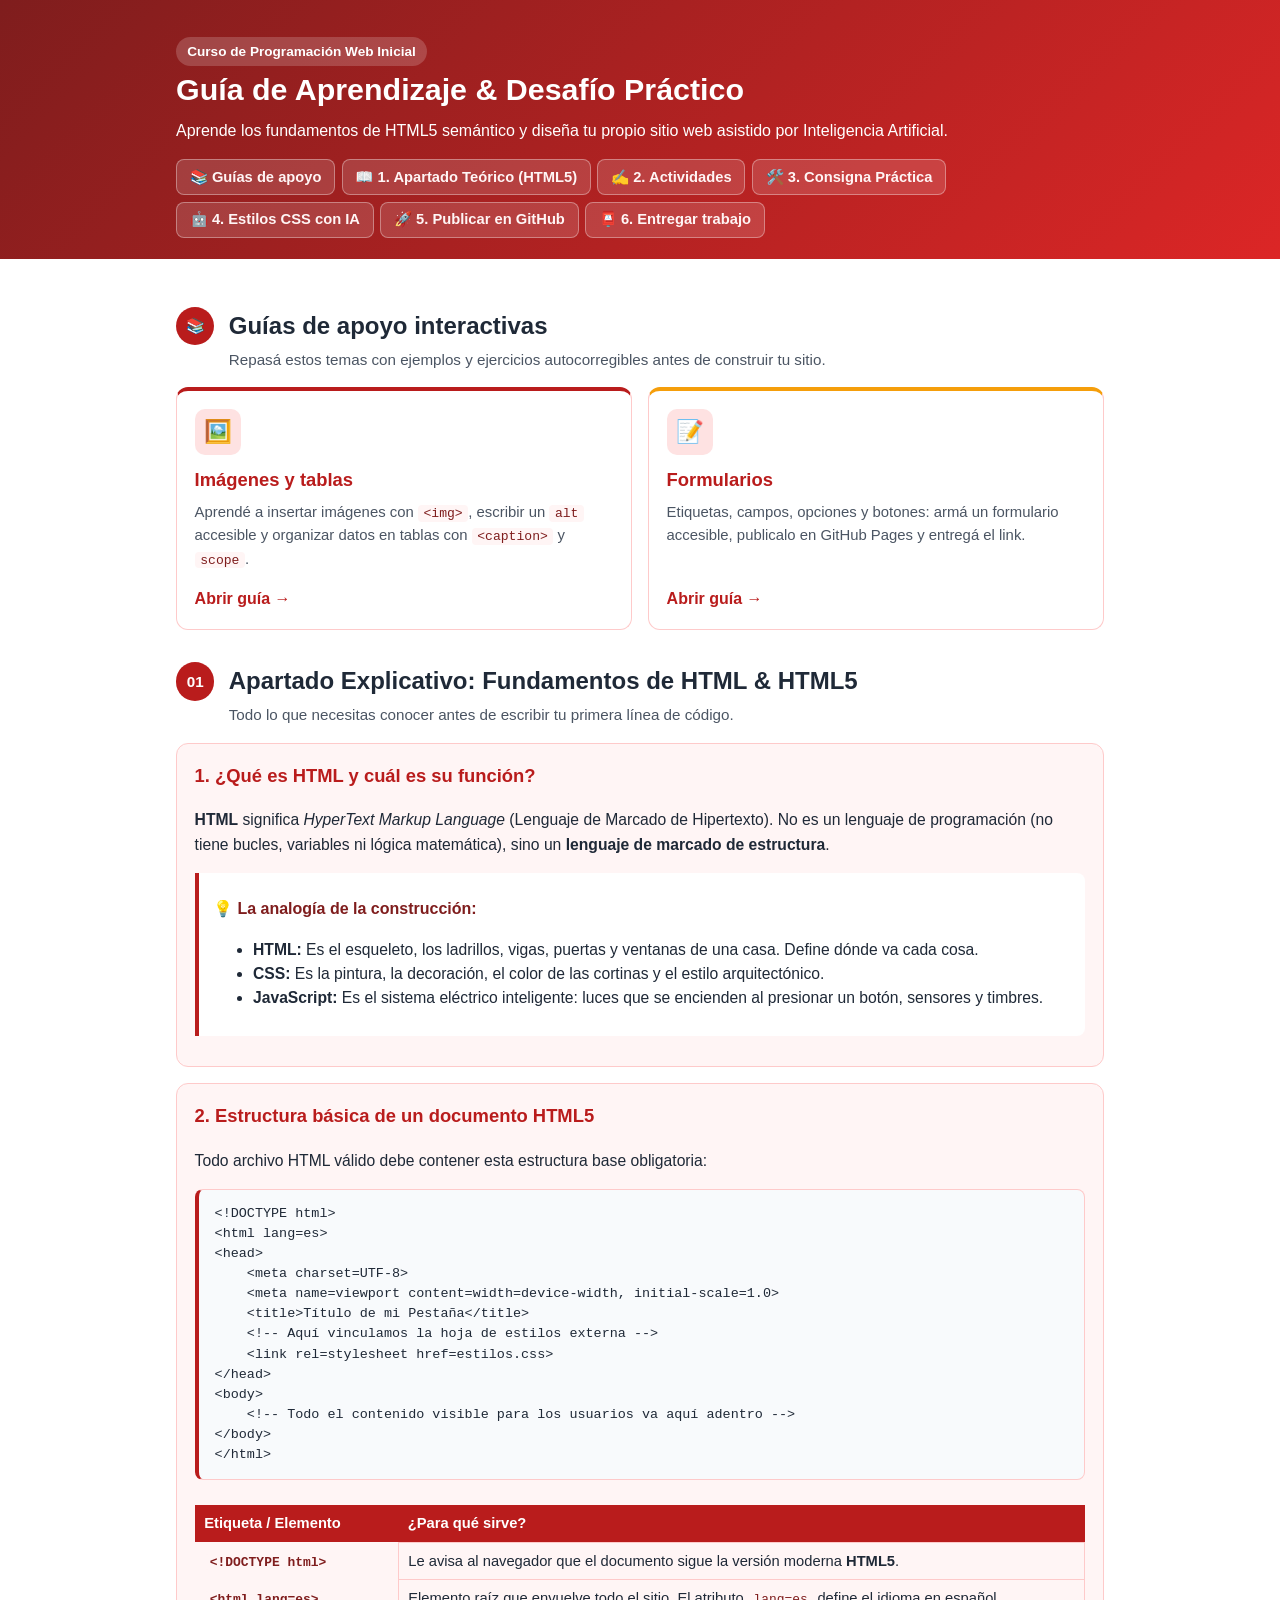
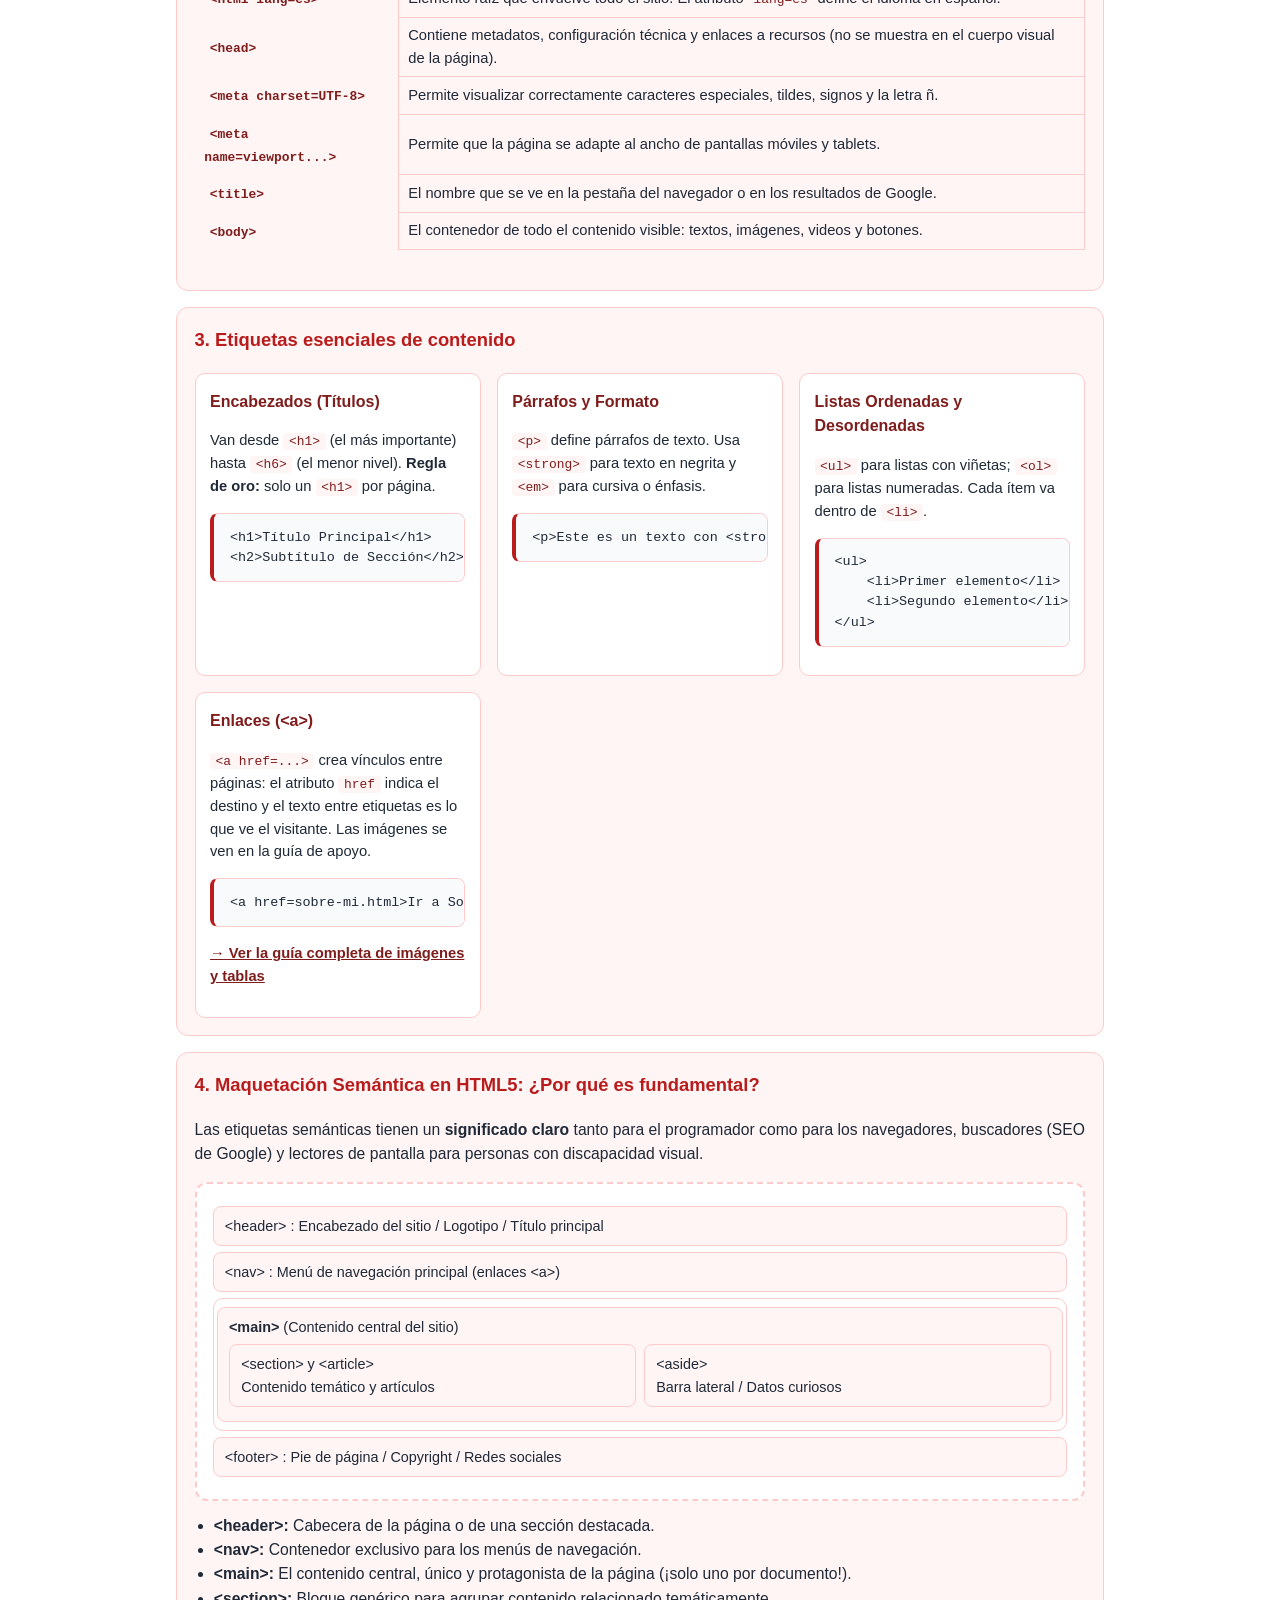
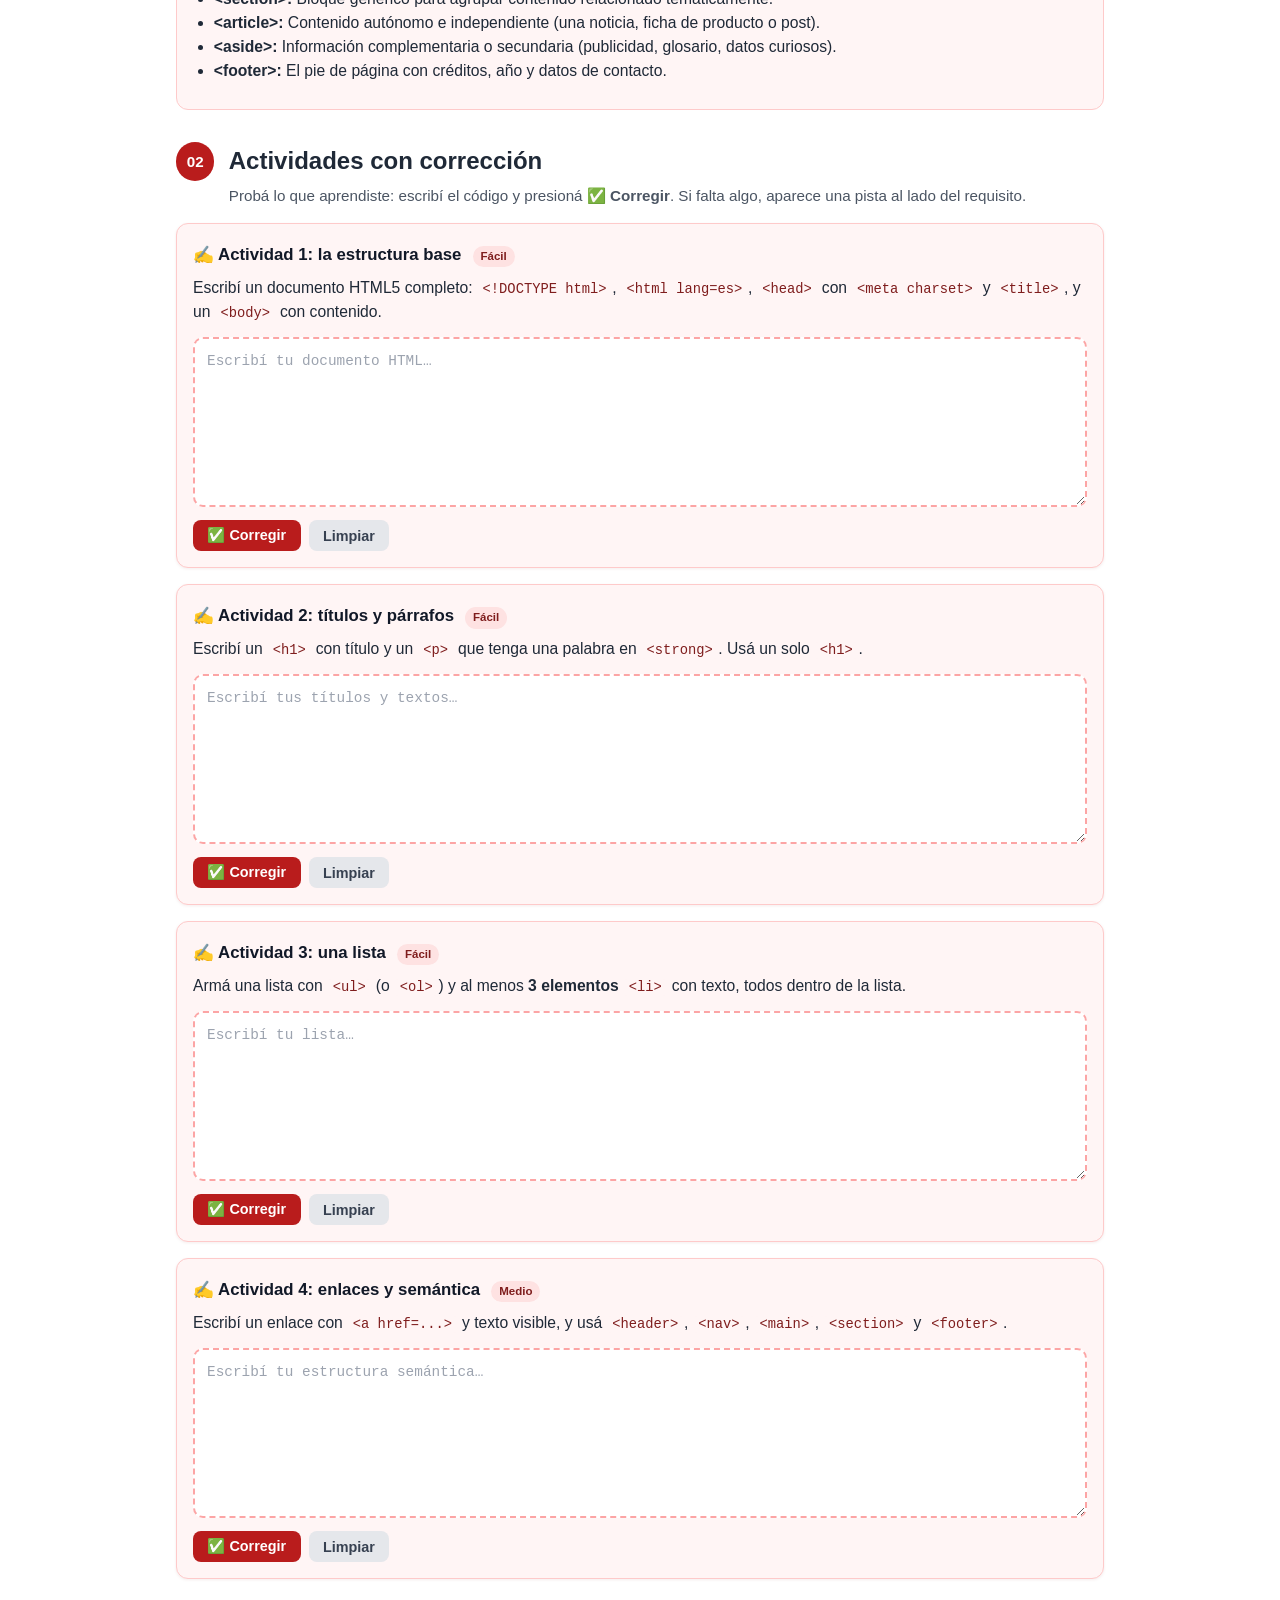
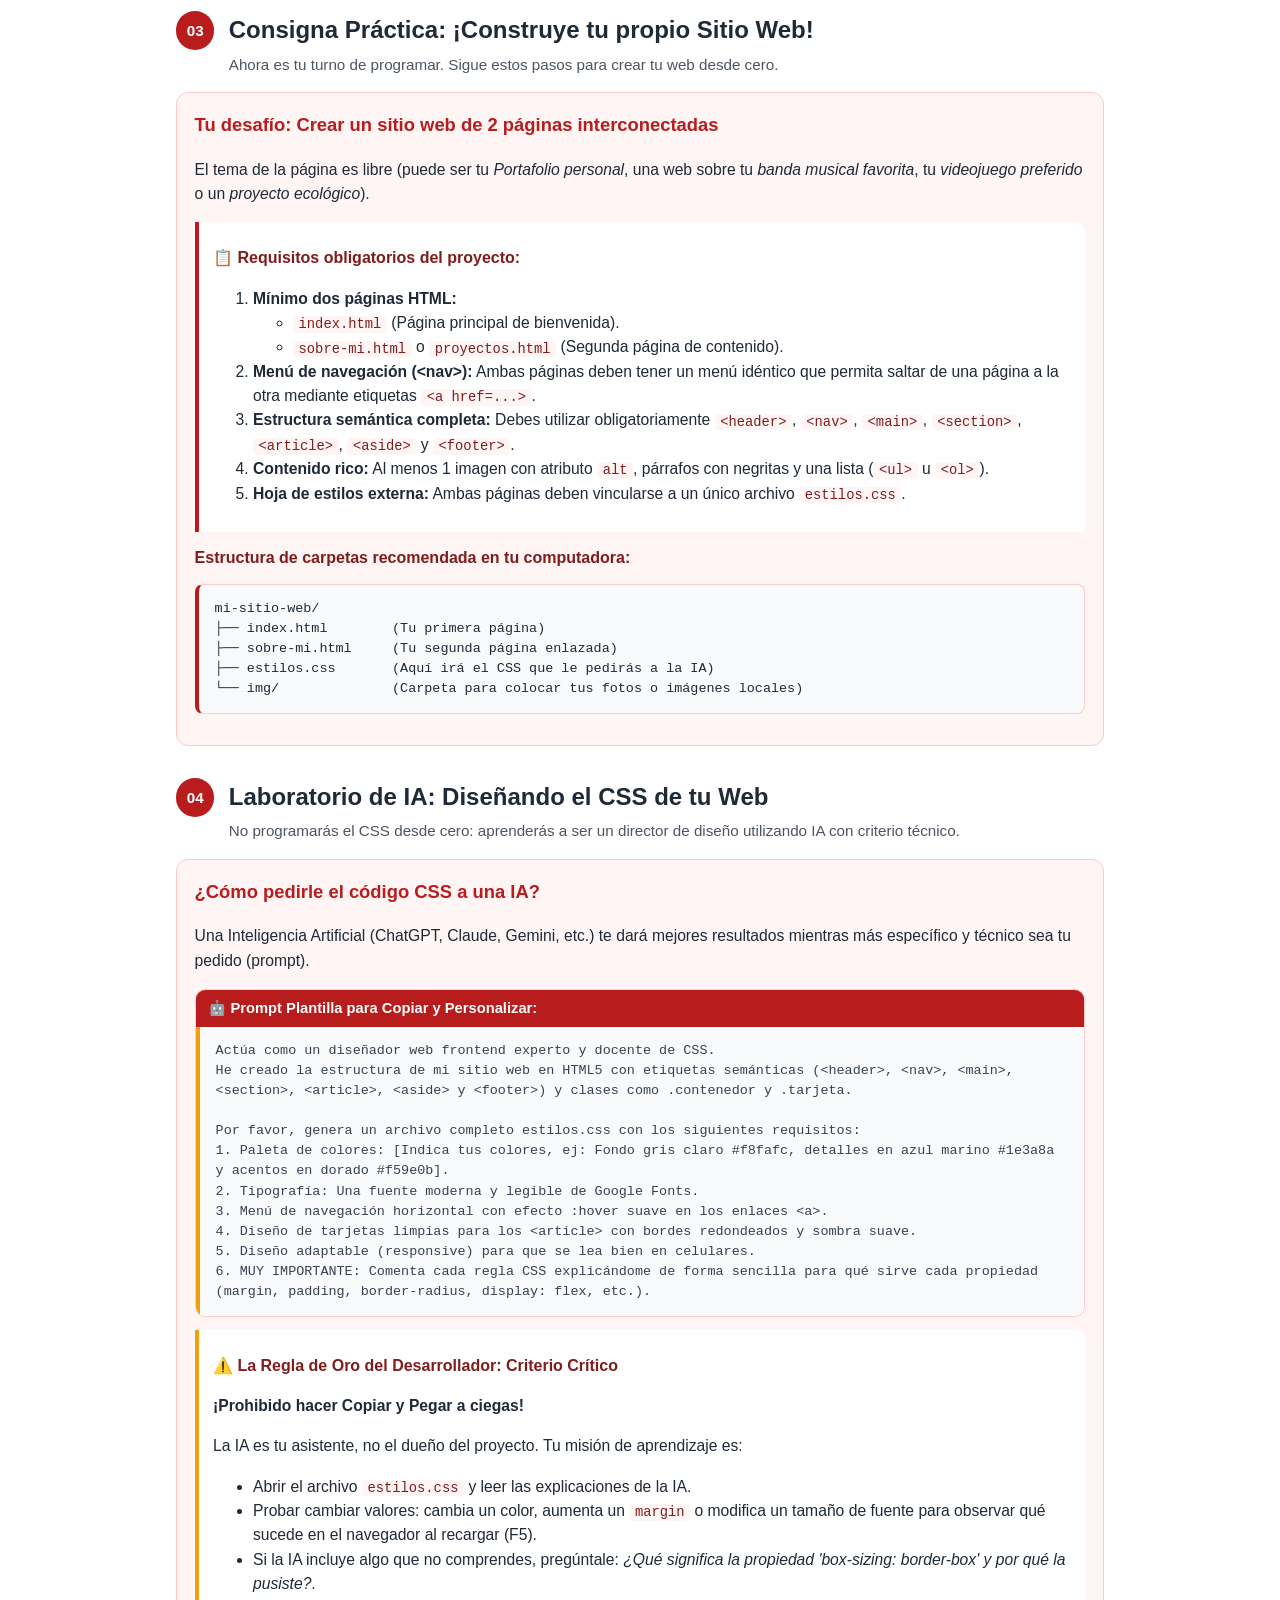
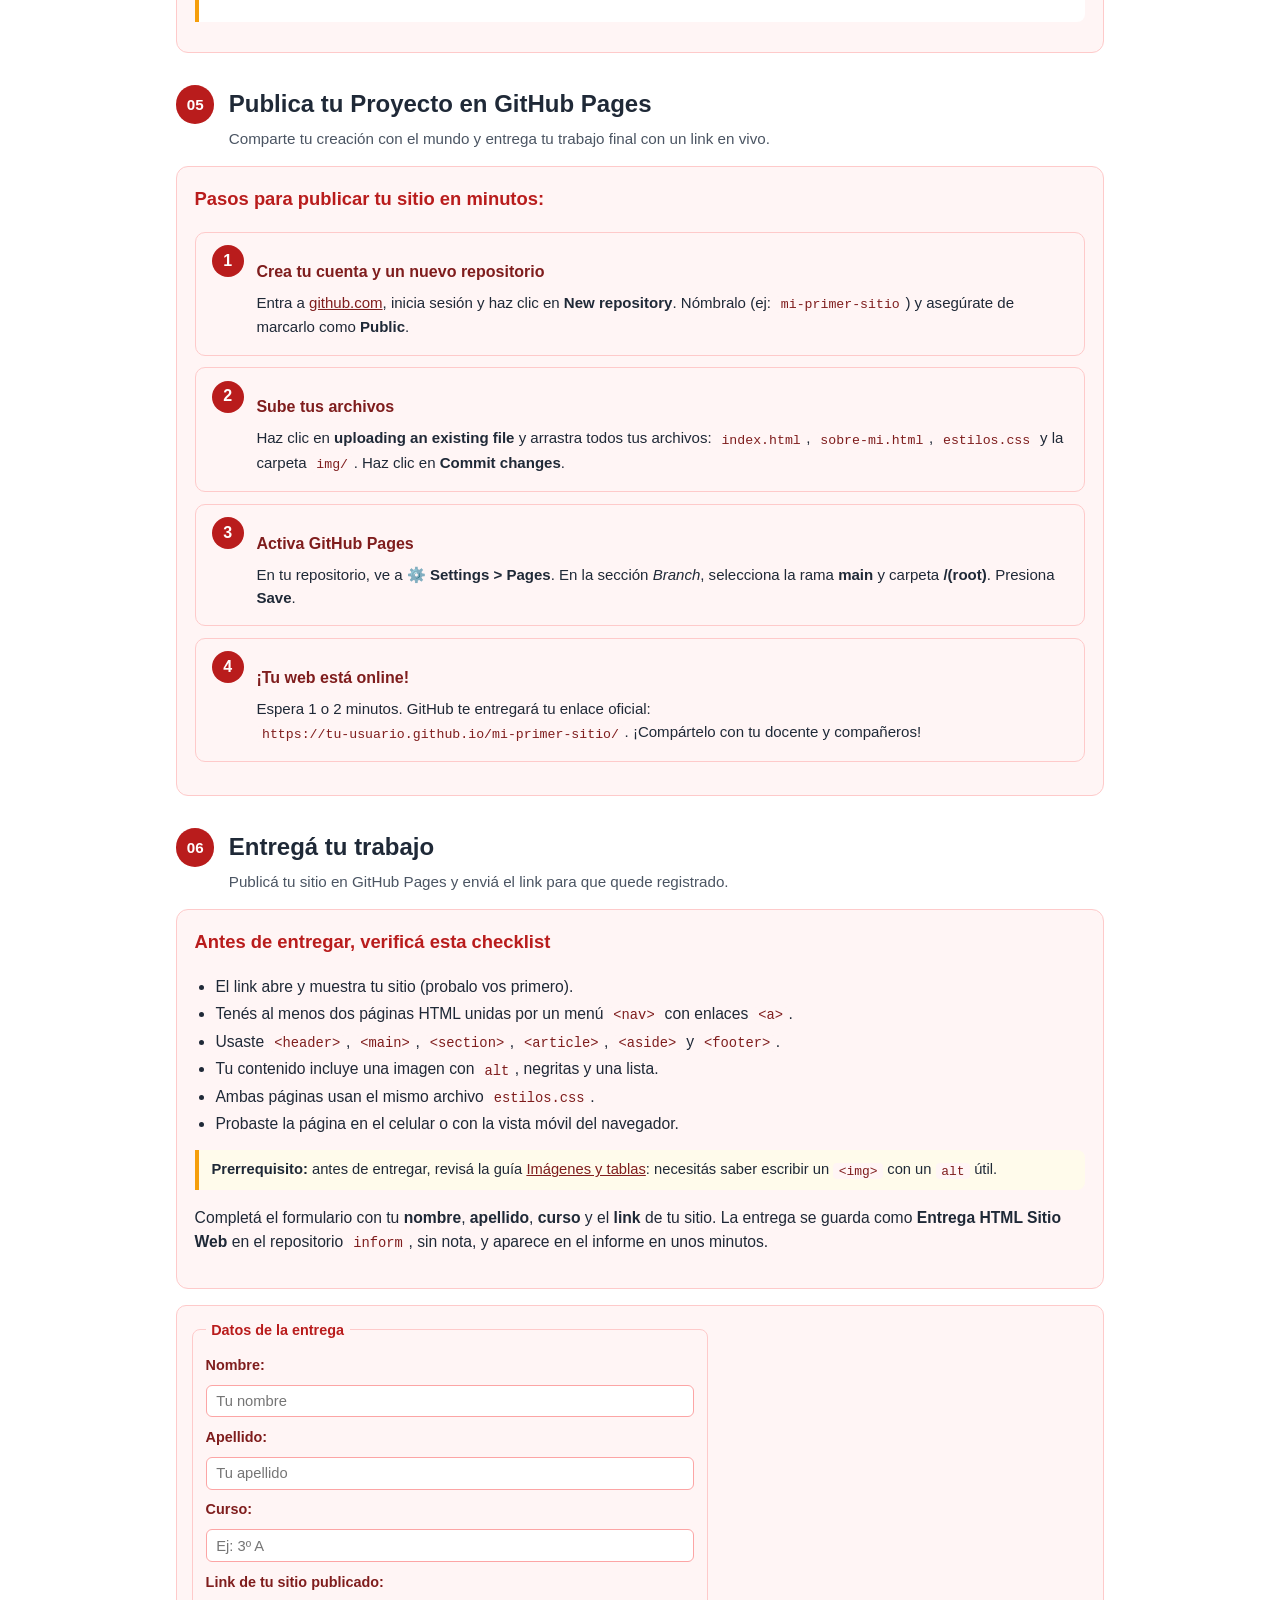
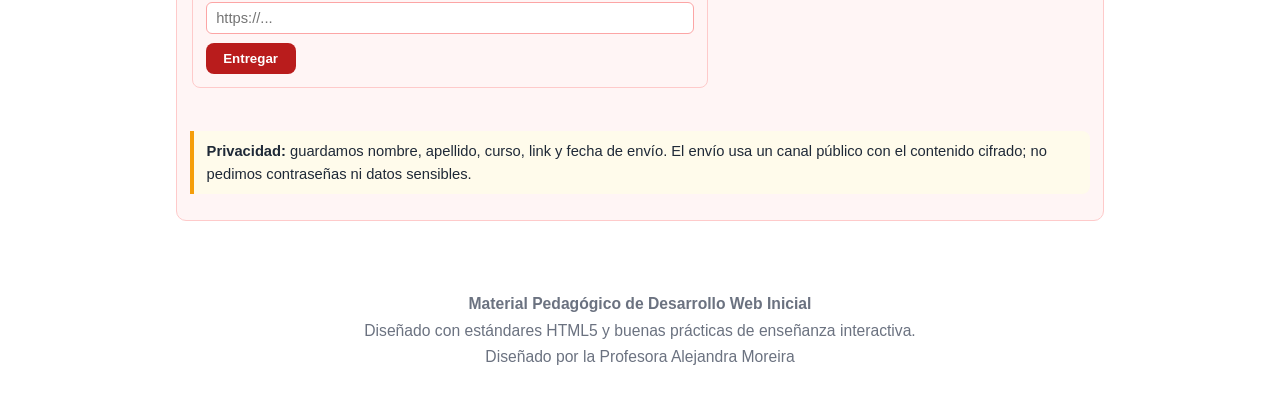
<file: index.html>
<!DOCTYPE html>
<html lang=es>
<head>
    <meta charset=UTF-8>
    <meta name=viewport content=width=device-width, initial-scale=1.0>
    <meta name=description content="Guía principal de Desarrollo Web Inicial: fundamentos de HTML5 semántico, consigna práctica, CSS con inteligencia artificial y publicación en GitHub Pages, con enlaces a las guías de imágenes, tablas y formularios.">
    <title>Guía de Trabajo: Desarrollo Web Inicial (HTML5 + CSS con IA)</title>
    <link rel=stylesheet href=estilos.css>
</head>
<body>
    <a class=skip-link href=#main>Ir al contenido</a>

    <!-- ==========================================
         ENCABEZADO / HEADER
         ========================================== -->
    <header class=hero>
        <div class=contenedor>
            <span class=badge>Curso de Programación Web Inicial</span>
            <h1>Guía de Aprendizaje & Desafío Práctico</h1>
            <p class=subtitulo>Aprende los fundamentos de HTML5 semántico y diseña tu propio sitio web asistido por Inteligencia Artificial.</p>
            <nav class=nav-rapida aria-label="Navegación principal">
                <a href=#guias class=btn-enlace btn-guia>📚 Guías de apoyo</a>
                <a href=#teoria class=btn-enlace>📖 1. Apartado Teórico (HTML5)</a>
                <a href=#actividades class=btn-enlace>✍️ 2. Actividades</a>
                <a href=#practica class=btn-enlace>🛠️ 3. Consigna Práctica</a>
                <a href=#desafio-ia class=btn-enlace>🤖 4. Estilos CSS con IA</a>
                <a href=#github class=btn-enlace>🚀 5. Publicar en GitHub</a>
                <a href=#entrega class=btn-enlace btn-guia>📮 6. Entregar trabajo</a>
            </nav>
        </div>
    </header>

    <main id=main class=contenedor>

        <!-- ==========================================
             GUÍAS DE APOYO (ACCESO A LOS TEMAS)
             ========================================== -->
        <section id=guias class=bloque-principal guias-principal>
            <div class=encabezado-seccion>
                <span class=numero-paso>📚</span>
                <div>
                    <h2>Guías de apoyo interactivas</h2>
                    <p>Repasá estos temas con ejemplos y ejercicios autocorregibles antes de construir tu sitio.</p>
                </div>
            </div>

            <div class=grid-guias>
                <a class=tarjeta-guia href=imagenes-tablas/>
                    <span class=icono-guia aria-hidden=true>🖼️</span>
                    <h3>Imágenes y tablas</h3>
                    <p>Aprendé a insertar imágenes con <code>&lt;img&gt;</code>, escribir un <code>alt</code> accesible y organizar datos en tablas con <code>&lt;caption&gt;</code> y <code>scope</code>.</p>
                    <span class=cta-guia>Abrir guía →</span>
                </a>
                <a class=tarjeta-guia href=formularios/>
                    <span class=icono-guia aria-hidden=true>📝</span>
                    <h3>Formularios</h3>
                    <p>Etiquetas, campos, opciones y botones: armá un formulario accesible, publicalo en GitHub Pages y entregá el link.</p>
                    <span class=cta-guia>Abrir guía →</span>
                </a>
            </div>
        </section>

        <!-- ==========================================
             SECCIÓN 1: APARTADO TEÓRICO Y EXPLICATIVO
             ========================================== -->
        <section id=teoria class=bloque-principal>
            <div class=encabezado-seccion>
                <span class=numero-paso>01</span>
                <div>
                    <h2>Apartado Explicativo: Fundamentos de HTML & HTML5</h2>
                    <p>Todo lo que necesitas conocer antes de escribir tu primera línea de código.</p>
                </div>
            </div>

            <!-- ¿Qué es HTML? -->
            <article class=tarjeta-info>
                <h3>1. ¿Qué es HTML y cuál es su función?</h3>
                <p><strong>HTML</strong> significa <em>HyperText Markup Language</em> (Lenguaje de Marcado de Hipertexto). No es un lenguaje de programación (no tiene bucles, variables ni lógica matemática), sino un <strong>lenguaje de marcado de estructura</strong>.</p>
                
                <div class=analogia-box>
                    <h4>💡 La analogía de la construcción:</h4>
                    <ul>
                        <li><strong>HTML:</strong> Es el esqueleto, los ladrillos, vigas, puertas y ventanas de una casa. Define dónde va cada cosa.</li>
                        <li><strong>CSS:</strong> Es la pintura, la decoración, el color de las cortinas y el estilo arquitectónico.</li>
                        <li><strong>JavaScript:</strong> Es el sistema eléctrico inteligente: luces que se encienden al presionar un botón, sensores y timbres.</li>
                    </ul>
                </div>
            </article>

            <!-- Estructura básica de un documento -->
            <article class=tarjeta-info>
                <h3>2. Estructura básica de un documento HTML5</h3>
                <p>Todo archivo HTML válido debe contener esta estructura base obligatoria:</p>
                
                <pre class=codigo-bloque><code>&lt;!DOCTYPE html&gt;
&lt;html lang=es&gt;
&lt;head&gt;
    &lt;meta charset=UTF-8&gt;
    &lt;meta name=viewport content=width=device-width, initial-scale=1.0&gt;
    &lt;title&gt;Título de mi Pestaña&lt;/title&gt;
    &lt;!-- Aquí vinculamos la hoja de estilos externa --&gt;
    &lt;link rel=stylesheet href=estilos.css&gt;
&lt;/head&gt;
&lt;body&gt;
    &lt;!-- Todo el contenido visible para los usuarios va aquí adentro --&gt;
&lt;/body&gt;
&lt;/html&gt;</code></pre>

                <div class=tabla-responsiva>
                    <table class=tabla-referencia>
                        <thead>
                            <tr>
                                <th scope=col>Etiqueta / Elemento</th>
                                <th scope=col>¿Para qué sirve?</th>
                            </tr>
                        </thead>
                        <tbody>
                            <tr>
                                <th scope=row><code>&lt;!DOCTYPE html&gt;</code></th>
                                <td>Le avisa al navegador que el documento sigue la versión moderna <strong>HTML5</strong>.</td>
                            </tr>
                            <tr>
                                <th scope=row><code>&lt;html lang=es&gt;</code></th>
                                <td>Elemento raíz que envuelve todo el sitio. El atributo <code>lang=es</code> define el idioma en español.</td>
                            </tr>
                            <tr>
                                <th scope=row><code>&lt;head&gt;</code></th>
                                <td>Contiene metadatos, configuración técnica y enlaces a recursos (no se muestra en el cuerpo visual de la página).</td>
                            </tr>
                            <tr>
                                <th scope=row><code>&lt;meta charset=UTF-8&gt;</code></th>
                                <td>Permite visualizar correctamente caracteres especiales, tildes, signos y la letra ñ.</td>
                            </tr>
                            <tr>
                                <th scope=row><code>&lt;meta name=viewport...&gt;</code></th>
                                <td>Permite que la página se adapte al ancho de pantallas móviles y tablets.</td>
                            </tr>
                            <tr>
                                <th scope=row><code>&lt;title&gt;</code></th>
                                <td>El nombre que se ve en la pestaña del navegador o en los resultados de Google.</td>
                            </tr>
                            <tr>
                                <th scope=row><code>&lt;body&gt;</code></th>
                                <td>El contenedor de todo el contenido visible: textos, imágenes, videos y botones.</td>
                            </tr>
                        </tbody>
                    </table>
                </div>
            </article>

            <!-- Etiquetas de contenido -->
            <article class=tarjeta-info>
                <h3>3. Etiquetas esenciales de contenido</h3>
                
                <div class=grid-etiquetas>
                    <div class=item-etiqueta>
                        <h4>Encabezados (Títulos)</h4>
                        <p>Van desde <code>&lt;h1&gt;</code> (el más importante) hasta <code>&lt;h6&gt;</code> (el menor nivel). <strong>Regla de oro:</strong> solo un <code>&lt;h1&gt;</code> por página.</p>
                        <pre><code>&lt;h1&gt;Título Principal&lt;/h1&gt;
&lt;h2&gt;Subtítulo de Sección&lt;/h2&gt;</code></pre>
                    </div>

                    <div class=item-etiqueta>
                        <h4>Párrafos y Formato</h4>
                        <p><code>&lt;p&gt;</code> define párrafos de texto. Usa <code>&lt;strong&gt;</code> para texto en negrita y <code>&lt;em&gt;</code> para cursiva o énfasis.</p>
                        <pre><code>&lt;p&gt;Este es un texto con &lt;strong&gt;negrita&lt;/strong&gt;.&lt;/p&gt;</code></pre>
                    </div>

                    <div class=item-etiqueta>
                        <h4>Listas Ordenadas y Desordenadas</h4>
                        <p><code>&lt;ul&gt;</code> para listas con viñetas; <code>&lt;ol&gt;</code> para listas numeradas. Cada ítem va dentro de <code>&lt;li&gt;</code>.</p>
                        <pre><code>&lt;ul&gt;
    &lt;li&gt;Primer elemento&lt;/li&gt;
    &lt;li&gt;Segundo elemento&lt;/li&gt;
&lt;/ul&gt;</code></pre>
                    </div>

                    <div class=item-etiqueta>
                        <h4>Enlaces (&lt;a&gt;)</h4>
                        <p><code>&lt;a href=...&gt;</code> crea vínculos entre páginas: el atributo <code>href</code> indica el destino y el texto entre etiquetas es lo que ve el visitante. Las imágenes se ven en la guía de apoyo.</p>
                        <pre><code>&lt;a href=sobre-mi.html&gt;Ir a Sobre Mí&lt;/a&gt;</code></pre>
                        <p><a class=link-guia href=imagenes-tablas/>→ Ver la guía completa de imágenes y tablas</a></p>
                    </div>
                </div>
            </article>

            <!-- Maquetación Semántica HTML5 -->
            <article class=tarjeta-info>
                <h3>4. Maquetación Semántica en HTML5: ¿Por qué es fundamental?</h3>
                <p>Las etiquetas semánticas tienen un <strong>significado claro</strong> tanto para el programador como para los navegadores, buscadores (SEO de Google) y lectores de pantalla para personas con discapacidad visual.</p>
                
                <div class=esquema-visual>
                    <div class=box-header>&lt;header&gt; : Encabezado del sitio / Logotipo / Título principal</div>
                    <div class=box-nav>&lt;nav&gt; : Menú de navegación principal (enlaces &lt;a&gt;)</div>
                    <div class=box-main>
                        <div class=box-section>
                            <strong>&lt;main&gt;</strong> (Contenido central del sitio)
                            <div class=box-articles>
                                <div class=box-art>&lt;section&gt; y &lt;article&gt;<br>Contenido temático y artículos</div>
                                <div class=box-aside>&lt;aside&gt;<br>Barra lateral / Datos curiosos</div>
                            </div>
                        </div>
                    </div>
                    <div class=box-footer>&lt;footer&gt; : Pie de página / Copyright / Redes sociales</div>
                </div>

                <div class=lista-semantica>
                    <ul>
                        <li><strong>&lt;header&gt;:</strong> Cabecera de la página o de una sección destacada.</li>
                        <li><strong>&lt;nav&gt;:</strong> Contenedor exclusivo para los menús de navegación.</li>
                        <li><strong>&lt;main&gt;:</strong> El contenido central, único y protagonista de la página (¡solo uno por documento!).</li>
                        <li><strong>&lt;section&gt;:</strong> Bloque genérico para agrupar contenido relacionado temáticamente.</li>
                        <li><strong>&lt;article&gt;:</strong> Contenido autónomo e independiente (una noticia, ficha de producto o post).</li>
                        <li><strong>&lt;aside&gt;:</strong> Información complementaria o secundaria (publicidad, glosario, datos curiosos).</li>
                        <li><strong>&lt;footer&gt;:</strong> El pie de página con créditos, año y datos de contacto.</li>
                    </ul>
                </div>
            </article>
        </section>

        <!-- ==========================================
             SECCIÓN 2: ACTIVIDADES CON CORRECCIÓN
             ========================================== -->
        <section id=actividades class=bloque-principal>
            <div class=encabezado-seccion>
                <span class=numero-paso>02</span>
                <div>
                    <h2>Actividades con corrección</h2>
                    <p>Probá lo que aprendiste: escribí el código y presioná <strong>✅ Corregir</strong>. Si falta algo, aparece una pista al lado del requisito.</p>
                </div>
            </div>

            <article class=ejercicio data-id=a1>
                <h3>✍️ Actividad 1: la estructura base <span class=nivel>Fácil</span></h3>
                <p class=consigna>Escribí un documento HTML5 completo: <code>&lt;!DOCTYPE html&gt;</code>, <code>&lt;html lang=es&gt;</code>, <code>&lt;head&gt;</code> con <code>&lt;meta charset&gt;</code> y <code>&lt;title&gt;</code>, y un <code>&lt;body&gt;</code> con contenido.</p>
                <textarea class=respuesta spellcheck=false placeholder="Escribí tu documento HTML…"></textarea>
                <div class=acciones>
                    <button type=button class="accion corregir">✅ Corregir</button>
                    <button type=button class="accion limpiar">Limpiar</button>
                </div>
                <div class=resultado></div>
                </article>

            <article class=ejercicio data-id=a2>
                <h3>✍️ Actividad 2: títulos y párrafos <span class=nivel>Fácil</span></h3>
                <p class=consigna>Escribí un <code>&lt;h1&gt;</code> con título y un <code>&lt;p&gt;</code> que tenga una palabra en <code>&lt;strong&gt;</code>. Usá un solo <code>&lt;h1&gt;</code>.</p>
                <textarea class=respuesta spellcheck=false placeholder="Escribí tus títulos y textos…"></textarea>
                <div class=acciones>
                    <button type=button class="accion corregir">✅ Corregir</button>
                    <button type=button class="accion limpiar">Limpiar</button>
                </div>
                <div class=resultado></div>
                </article>

            <article class=ejercicio data-id=a3>
                <h3>✍️ Actividad 3: una lista <span class=nivel>Fácil</span></h3>
                <p class=consigna>Armá una lista con <code>&lt;ul&gt;</code> (o <code>&lt;ol&gt;</code>) y al menos <strong>3 elementos</strong> <code>&lt;li&gt;</code> con texto, todos dentro de la lista.</p>
                <textarea class=respuesta spellcheck=false placeholder="Escribí tu lista…"></textarea>
                <div class=acciones>
                    <button type=button class="accion corregir">✅ Corregir</button>
                    <button type=button class="accion limpiar">Limpiar</button>
                </div>
                <div class=resultado></div>
                </article>

            <article class=ejercicio data-id=a4>
                <h3>✍️ Actividad 4: enlaces y semántica <span class=nivel>Medio</span></h3>
                <p class=consigna>Escribí un enlace con <code>&lt;a href=...&gt;</code> y texto visible, y usá <code>&lt;header&gt;</code>, <code>&lt;nav&gt;</code>, <code>&lt;main&gt;</code>, <code>&lt;section&gt;</code> y <code>&lt;footer&gt;</code>.</p>
                <textarea class=respuesta spellcheck=false placeholder="Escribí tu estructura semántica…"></textarea>
                <div class=acciones>
                    <button type=button class="accion corregir">✅ Corregir</button>
                    <button type=button class="accion limpiar">Limpiar</button>
                </div>
                <div class=resultado></div>
                </article>
        </section>

        <!-- ==========================================
             SECCIÓN 3: ACTIVIDAD PRÁCTICA (CONSIGNA)
             ========================================== -->
        <section id=practica class=bloque-principal>
            <div class=encabezado-seccion>
                <span class=numero-paso>03</span>
                <div>
                    <h2>Consigna Práctica: ¡Construye tu propio Sitio Web!</h2>
                    <p>Ahora es tu turno de programar. Sigue estos pasos para crear tu web desde cero.</p>
                </div>
            </div>

            <article class=tarjeta-info>
                <h3>Tu desafío: Crear un sitio web de 2 páginas interconectadas</h3>
                <p>El tema de la página es libre (puede ser tu <em>Portafolio personal</em>, una web sobre tu <em>banda musical favorita</em>, tu <em>videojuego preferido</em> o un <em>proyecto ecológico</em>).</p>

                <div class=requisitos-box>
                    <h4>📋 Requisitos obligatorios del proyecto:</h4>
                    <ol>
                        <li><strong>Mínimo dos páginas HTML:</strong>
                            <ul>
                                <li><code>index.html</code> (Página principal de bienvenida).</li>
                                <li><code>sobre-mi.html</code> o <code>proyectos.html</code> (Segunda página de contenido).</li>
                            </ul>
                        </li>
                        <li><strong>Menú de navegación (&lt;nav&gt;):</strong> Ambas páginas deben tener un menú idéntico que permita saltar de una página a la otra mediante etiquetas <code>&lt;a href=...&gt;</code>.</li>
                        <li><strong>Estructura semántica completa:</strong> Debes utilizar obligatoriamente <code>&lt;header&gt;</code>, <code>&lt;nav&gt;</code>, <code>&lt;main&gt;</code>, <code>&lt;section&gt;</code>, <code>&lt;article&gt;</code>, <code>&lt;aside&gt;</code> y <code>&lt;footer&gt;</code>.</li>
                        <li><strong>Contenido rico:</strong> Al menos 1 imagen con atributo <code>alt</code>, párrafos con negritas y una lista (<code>&lt;ul&gt;</code> u <code>&lt;ol&gt;</code>).</li>
                        <li><strong>Hoja de estilos externa:</strong> Ambas páginas deben vincularse a un único archivo <code>estilos.css</code>.</li>
                    </ol>
                </div>

                <h4>Estructura de carpetas recomendada en tu computadora:</h4>
                <pre class=codigo-bloque><code>mi-sitio-web/
├── index.html        (Tu primera página)
├── sobre-mi.html     (Tu segunda página enlazada)
├── estilos.css       (Aquí irá el CSS que le pedirás a la IA)
└── img/              (Carpeta para colocar tus fotos o imágenes locales)</code></pre>
            </article>
        </section>

        <!-- ==========================================
             SECCIÓN 4: CSS CON INTELIGENCIA ARTIFICIAL
             ========================================== -->
        <section id=desafio-ia class=bloque-principal>
            <div class=encabezado-seccion>
                <span class=numero-paso>04</span>
                <div>
                    <h2>Laboratorio de IA: Diseñando el CSS de tu Web</h2>
                    <p>No programarás el CSS desde cero: aprenderás a ser un director de diseño utilizando IA con criterio técnico.</p>
                </div>
            </div>

            <article class=tarjeta-info>
                <h3>¿Cómo pedirle el código CSS a una IA?</h3>
                <p>Una Inteligencia Artificial (ChatGPT, Claude, Gemini, etc.) te dará mejores resultados mientras más específico y técnico sea tu pedido (prompt).</p>

                <div class=prompt-box>
                    <div class=prompt-header>
                        <span>🤖 Prompt Plantilla para Copiar y Personalizar:</span>
                    </div>
                    <pre class=prompt-texto><code>Actúa como un diseñador web frontend experto y docente de CSS.
He creado la estructura de mi sitio web en HTML5 con etiquetas semánticas (&lt;header&gt;, &lt;nav&gt;, &lt;main&gt;, &lt;section&gt;, &lt;article&gt;, &lt;aside&gt; y &lt;footer&gt;) y clases como .contenedor y .tarjeta.

Por favor, genera un archivo completo estilos.css con los siguientes requisitos:
1. Paleta de colores: [Indica tus colores, ej: Fondo gris claro #f8fafc, detalles en azul marino #1e3a8a y acentos en dorado #f59e0b].
2. Tipografía: Una fuente moderna y legible de Google Fonts.
3. Menú de navegación horizontal con efecto :hover suave en los enlaces &lt;a&gt;.
4. Diseño de tarjetas limpias para los &lt;article&gt; con bordes redondeados y sombra suave.
5. Diseño adaptable (responsive) para que se lea bien en celulares.
6. MUY IMPORTANTE: Comenta cada regla CSS explicándome de forma sencilla para qué sirve cada propiedad (margin, padding, border-radius, display: flex, etc.).</code></pre>
                </div>

                <div class=alerta-criterio>
                    <h4>⚠️ La Regla de Oro del Desarrollador: Criterio Crítico</h4>
                    <p><strong>¡Prohibido hacer Copiar y Pegar a ciegas!</strong></p>
                    <p>La IA es tu asistente, no el dueño del proyecto. Tu misión de aprendizaje es:</p>
                    <ul>
                        <li>Abrir el archivo <code>estilos.css</code> y leer las explicaciones de la IA.</li>
                        <li>Probar cambiar valores: cambia un color, aumenta un <code>margin</code> o modifica un tamaño de fuente para observar qué sucede en el navegador al recargar (F5).</li>
                        <li>Si la IA incluye algo que no comprendes, pregúntale: <em>¿Qué significa la propiedad 'box-sizing: border-box' y por qué la pusiste?</em>.</li>
                    </ul>
                </div>
            </article>
        </section>

        <!-- ==========================================
             SECCIÓN 5: PUBLICACIÓN EN GITHUB PAGES
             ========================================== -->
        <section id=github class=bloque-principal>
            <div class=encabezado-seccion>
                <span class=numero-paso>05</span>
                <div>
                    <h2>Publica tu Proyecto en GitHub Pages</h2>
                    <p>Comparte tu creación con el mundo y entrega tu trabajo final con un link en vivo.</p>
                </div>
            </div>

            <article class=tarjeta-info>
                <h3>Pasos para publicar tu sitio en minutos:</h3>
                
                <div class=pasos-github>
                    <div class=paso-item>
                        <span class=paso-num>1</span>
                        <div>
                            <h4>Crea tu cuenta y un nuevo repositorio</h4>
                            <p>Entra a <a href=https://github.com target=_blank rel=noopener>github.com</a>, inicia sesión y haz clic en <strong>New repository</strong>. Nómbralo (ej: <code>mi-primer-sitio</code>) y asegúrate de marcarlo como <strong>Public</strong>.</p>
                        </div>
                    </div>

                    <div class=paso-item>
                        <span class=paso-num>2</span>
                        <div>
                            <h4>Sube tus archivos</h4>
                            <p>Haz clic en <strong>uploading an existing file</strong> y arrastra todos tus archivos: <code>index.html</code>, <code>sobre-mi.html</code>, <code>estilos.css</code> y la carpeta <code>img/</code>. Haz clic en <strong>Commit changes</strong>.</p>
                        </div>
                    </div>

                    <div class=paso-item>
                        <span class=paso-num>3</span>
                        <div>
                            <h4>Activa GitHub Pages</h4>
                            <p>En tu repositorio, ve a ⚙️ <strong>Settings > Pages</strong>. En la sección <em>Branch</em>, selecciona la rama <strong>main</strong> y carpeta <strong>/(root)</strong>. Presiona <strong>Save</strong>.</p>
                        </div>
                    </div>

                    <div class=paso-item>
                        <span class=paso-num>4</span>
                        <div>
                            <h4>¡Tu web está online!</h4>
                            <p>Espera 1 o 2 minutos. GitHub te entregará tu enlace oficial: <br><code>https://tu-usuario.github.io/mi-primer-sitio/</code>. ¡Compártelo con tu docente y compañeros!</p>
                        </div>
                    </div>
                </div>
            </article>
        </section>

        <!-- ==========================================
             SECCIÓN 6: ENTREGA DEL TRABAJO
             ========================================== -->
        <section id=entrega class=bloque-principal>
            <div class=encabezado-seccion>
                <span class=numero-paso>06</span>
                <div>
                    <h2>Entregá tu trabajo</h2>
                    <p>Publicá tu sitio en GitHub Pages y enviá el link para que quede registrado.</p>
                </div>
            </div>

            <article class=tarjeta-info>
                <h3>Antes de entregar, verificá esta checklist</h3>
                <ul class=checklist>
                    <li>El link abre y muestra tu sitio (probalo vos primero).</li>
                    <li>Tenés al menos dos páginas HTML unidas por un menú <code>&lt;nav&gt;</code> con enlaces <code>&lt;a&gt;</code>.</li>
                    <li>Usaste <code>&lt;header&gt;</code>, <code>&lt;main&gt;</code>, <code>&lt;section&gt;</code>, <code>&lt;article&gt;</code>, <code>&lt;aside&gt;</code> y <code>&lt;footer&gt;</code>.</li>
                    <li>Tu contenido incluye una imagen con <code>alt</code>, negritas y una lista.</li>
                    <li>Ambas páginas usan el mismo archivo <code>estilos.css</code>.</li>
                    <li>Probaste la página en el celular o con la vista móvil del navegador.</li>
                </ul>
                <p class=nota><strong>Prerrequisito:</strong> antes de entregar, revisá la guía <a href=imagenes-tablas/>Imágenes y tablas</a>: necesitás saber escribir un <code>&lt;img&gt;</code> con un <code>alt</code> útil.</p>
                <p>Completá el formulario con tu <strong>nombre</strong>, <strong>apellido</strong>, <strong>curso</strong> y el <strong>link</strong> de tu sitio. La entrega se guarda como <strong>Entrega HTML Sitio Web</strong> en el repositorio <code>inform</code>, sin nota, y aparece en el informe en unos minutos.</p>
            </article>

            <div class=ejemplo>
                <form class=entrega-form id=form-entrega data-examen=entrega-html-sitio-web data-titulo="Entrega HTML Sitio Web" data-detalle="Link del sitio">
                    <fieldset>
                        <legend>Datos de la entrega</legend>
                        <label for=ent-nombre>Nombre:</label>
                        <input id=ent-nombre name=nombre type=text placeholder="Tu nombre" required>
                        <label for=ent-apellido>Apellido:</label>
                        <input id=ent-apellido name=apellido type=text placeholder="Tu apellido" required>
                        <label for=ent-curso>Curso:</label>
                        <input id=ent-curso name=curso type=text placeholder="Ej: 3º A" required>
                        <label for=ent-link>Link de tu sitio publicado:</label>
                        <input id=ent-link name=link type=url placeholder="https://..." required>
                        <button type=submit>Entregar</button>
                    </fieldset>
                </form>
                <div class="estado-entrega" id=estado-entrega role=status aria-live=polite></div>
                <p class=nota><strong>Privacidad:</strong> guardamos nombre, apellido, curso, link y fecha de envío. El envío usa un canal público con el contenido cifrado; no pedimos contraseñas ni datos sensibles.</p>
            </div>
        </section>

    </main>

    <!-- ==========================================
         PIE DE PÁGINA
         ========================================== -->
    <footer class=pie>
        <div class=contenedor>
            <p><strong>Material Pedagógico de Desarrollo Web Inicial</strong></p>
            <p>Diseñado con estándares HTML5 y buenas prácticas de enseñanza interactiva.</p>
            <p>Diseñado por la Profesora Alejandra Moreira</p>
        </div>
    </footer>

    <script>
    /* ============================================================
       ACTIVIDADES CON CORRECCIÓN
       ============================================================ */
    window.EJERCICIOS = {
      a1: { requisitos: [
        { d:'Usa &lt;!DOCTYPE html&gt;', p:'La primera línea tiene que ser &lt;!DOCTYPE html&gt;.', f:t => /<!doctype\s+html\s*>/i.test(t) },
        { d:'El &lt;html&gt; tiene lang', p:'Escribí &lt;html lang="es"&gt;.', f:t => /<html\b[^>]*\blang\s*=/i.test(t) },
        { d:'Usa &lt;head&gt; con &lt;title&gt; y texto', p:'Agregá &lt;head&gt; y un &lt;title&gt;Mi página&lt;/title&gt;.', f:t => /<head\b/i.test(t) && etiquetasConContenido(t,'title').some(x => textoVisible(x.contenido).length > 0) },
        { d:'Usa &lt;meta charset&gt;', p:'Dentro del head poné &lt;meta charset="UTF-8"&gt;.', f:t => /<meta\b[^>]*\bcharset\s*=/i.test(t) },
        { d:'Usa &lt;body&gt; con contenido', p:'Cerrá con &lt;body&gt; y escribí algo adentro.', f:t => etiquetasConContenido(t,'body').some(x => textoVisible(x.contenido).length > 0) }
      ]},
      a2: { requisitos: [
        { d:'Usa una sola &lt;h1&gt; con texto', p:'Escribí un solo &lt;h1&gt;Mi título&lt;/h1&gt;.', f:t => etiquetasConContenido(t,'h1').length === 1 && etiquetasConContenido(t,'h1').some(x => textoVisible(x.contenido).length > 0) },
        { d:'Usa &lt;p&gt; con texto', p:'Agregá un párrafo: &lt;p&gt;Texto...&lt;/p&gt;.', f:t => etiquetasConContenido(t,'p').some(x => textoVisible(x.contenido).length > 0) },
        { d:'Usa &lt;strong&gt; dentro del párrafo', p:'Poné una palabra en &lt;strong&gt;negrita&lt;/strong&gt; dentro del &lt;p&gt;.', f:t => etiquetasConContenido(t,'p').some(x => etiquetas(x.contenido,'strong').length >= 1) }
      ]},
      a3: { requisitos: [
        { d:'Usa &lt;ul&gt; u &lt;ol&gt;', p:'Envolvé la lista con &lt;ul&gt; y &lt;/ul&gt; (o &lt;ol&gt;).', f:t => etiquetas(t,'ul').length >= 1 || etiquetas(t,'ol').length >= 1 },
        { d:'Usa al menos tres &lt;li&gt;', p:'Agregá tres o más &lt;li&gt;contenido&lt;/li&gt;.', f:t => etiquetas(t,'li').length >= 3 },
        { d:'Los &lt;li&gt; están dentro de la lista', p:'Poné los &lt;li&gt; adentro del &lt;ul&gt; o &lt;ol&gt;.', f:t => {
            const listas = etiquetasConContenido(t,'ul').concat(etiquetasConContenido(t,'ol'));
            return listas.some(l => etiquetas(l.contenido,'li').length >= 3);
          } },
        { d:'Cada ítem tiene texto', p:'Escribí texto dentro de cada &lt;li&gt;.', f:t => {
            const items = etiquetasConContenido(t,'li');
            return items.length >= 3 && items.every(i => textoVisible(i.contenido).length > 0);
          } }
      ]},
      a4: { requisitos: [
        { d:'Usa &lt;a&gt; con href', p:'Escribí &lt;a href="index.html"&gt;Inicio&lt;/a&gt;.', f:t => etiquetas(t,'a').some(a => !!atributo(a,'href')) },
        { d:'El enlace tiene texto visible', p:'Agregá texto entre &lt;a&gt; y &lt;/a&gt;.', f:t => etiquetasConContenido(t,'a').some(a => textoVisible(a.contenido).length > 0) },
        { d:'Usa &lt;header&gt;, &lt;main&gt; y &lt;footer&gt;', p:'Agregá esas tres etiquetas semánticas.', f:t => ['header','main','footer'].every(n => etiquetas(t,n).length >= 1) },
        { d:'Usa &lt;nav&gt; y &lt;section&gt;', p:'Poné el menú en &lt;nav&gt; y el contenido en &lt;section&gt;.', f:t => etiquetas(t,'nav').length >= 1 && etiquetas(t,'section').length >= 1 }
      ]}
    };

    </script>
    <script src=scripts/ejercicios.js defer></script>
    <script src=scripts/entrega.js defer></script>
</body>
</html>
</file>
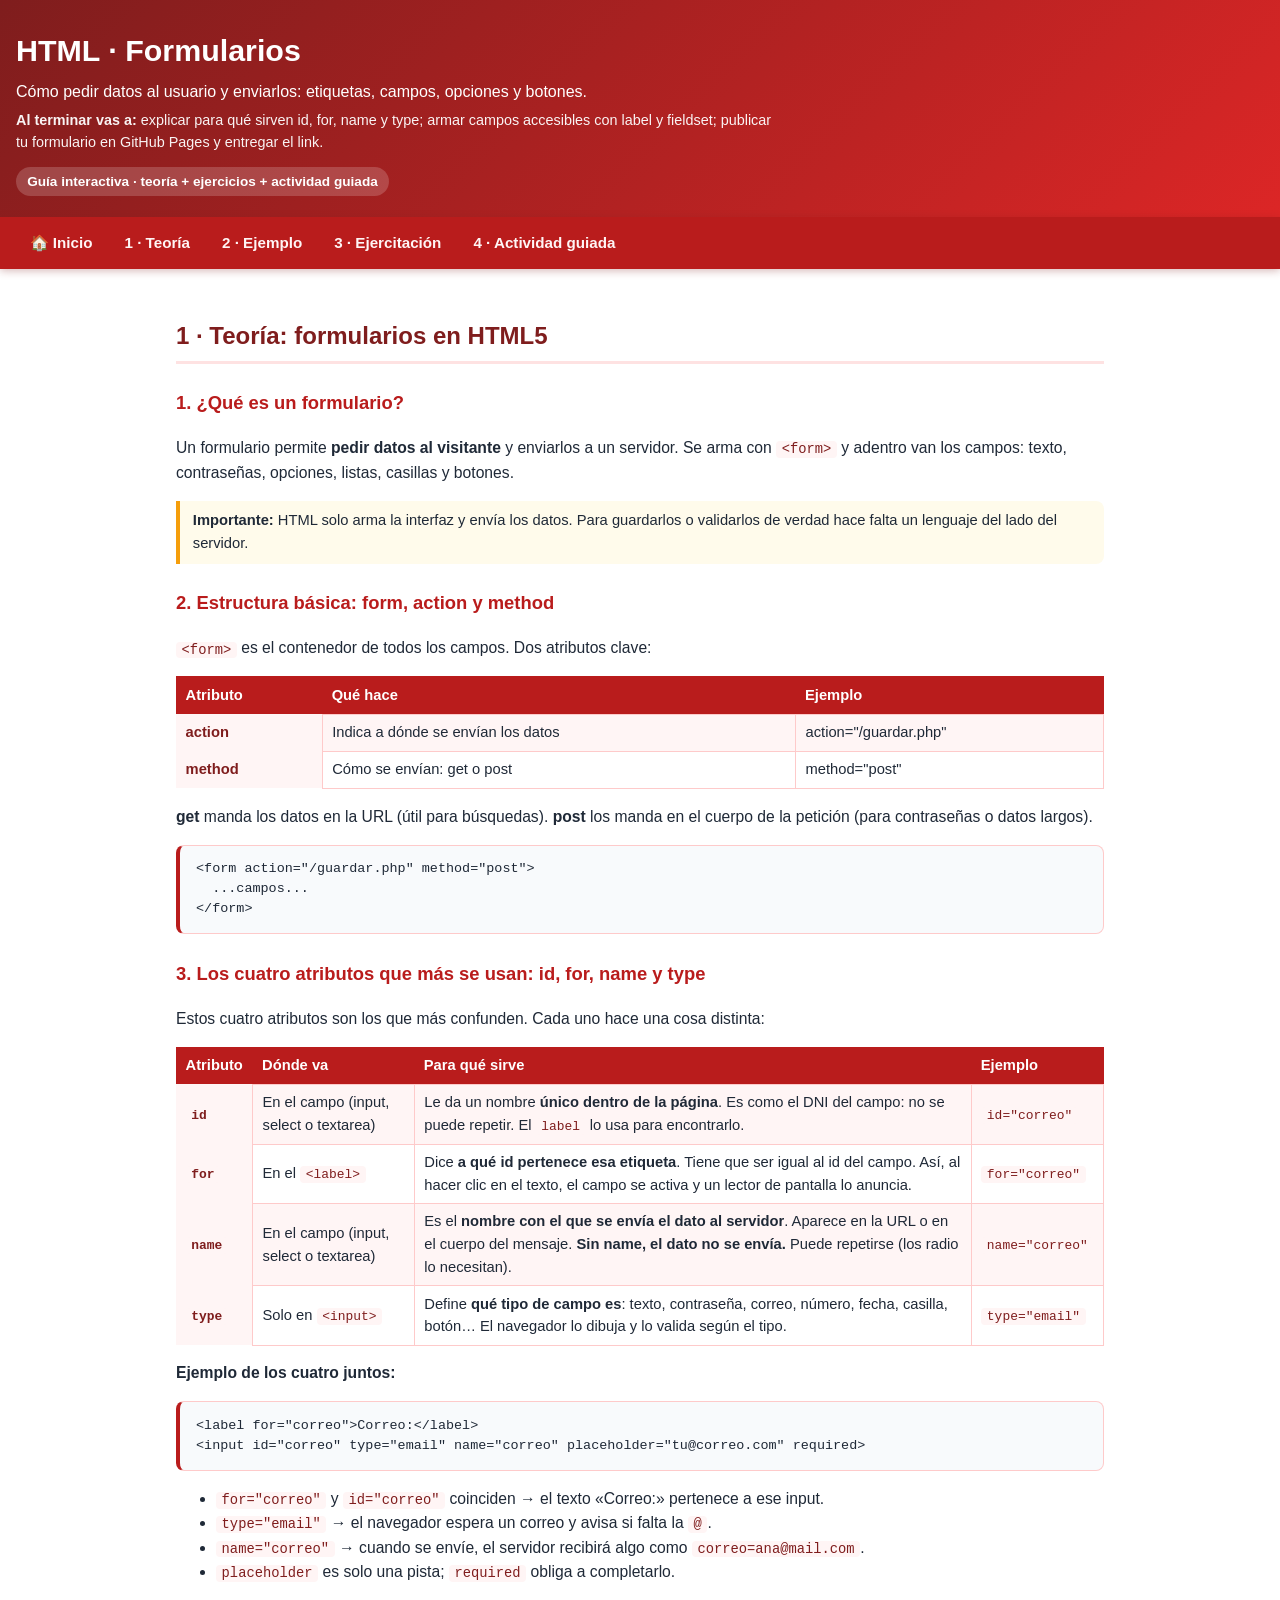
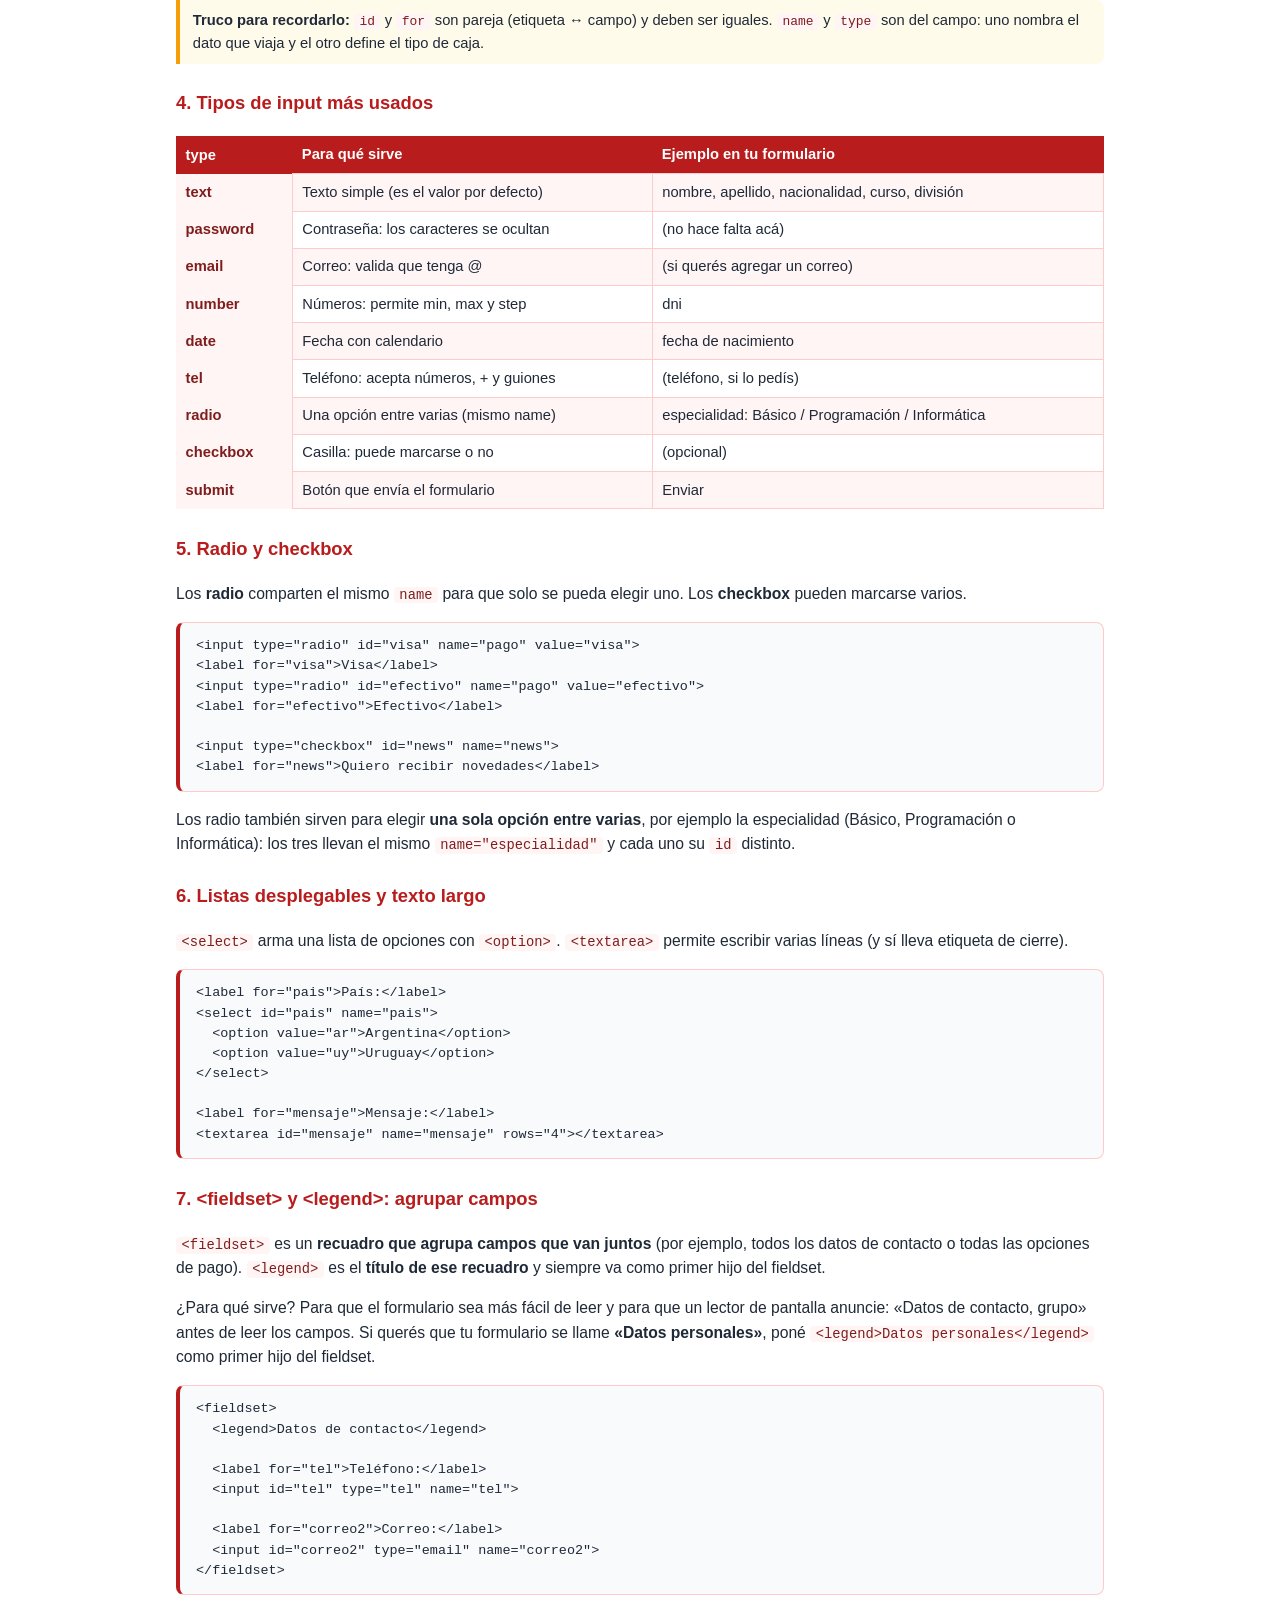
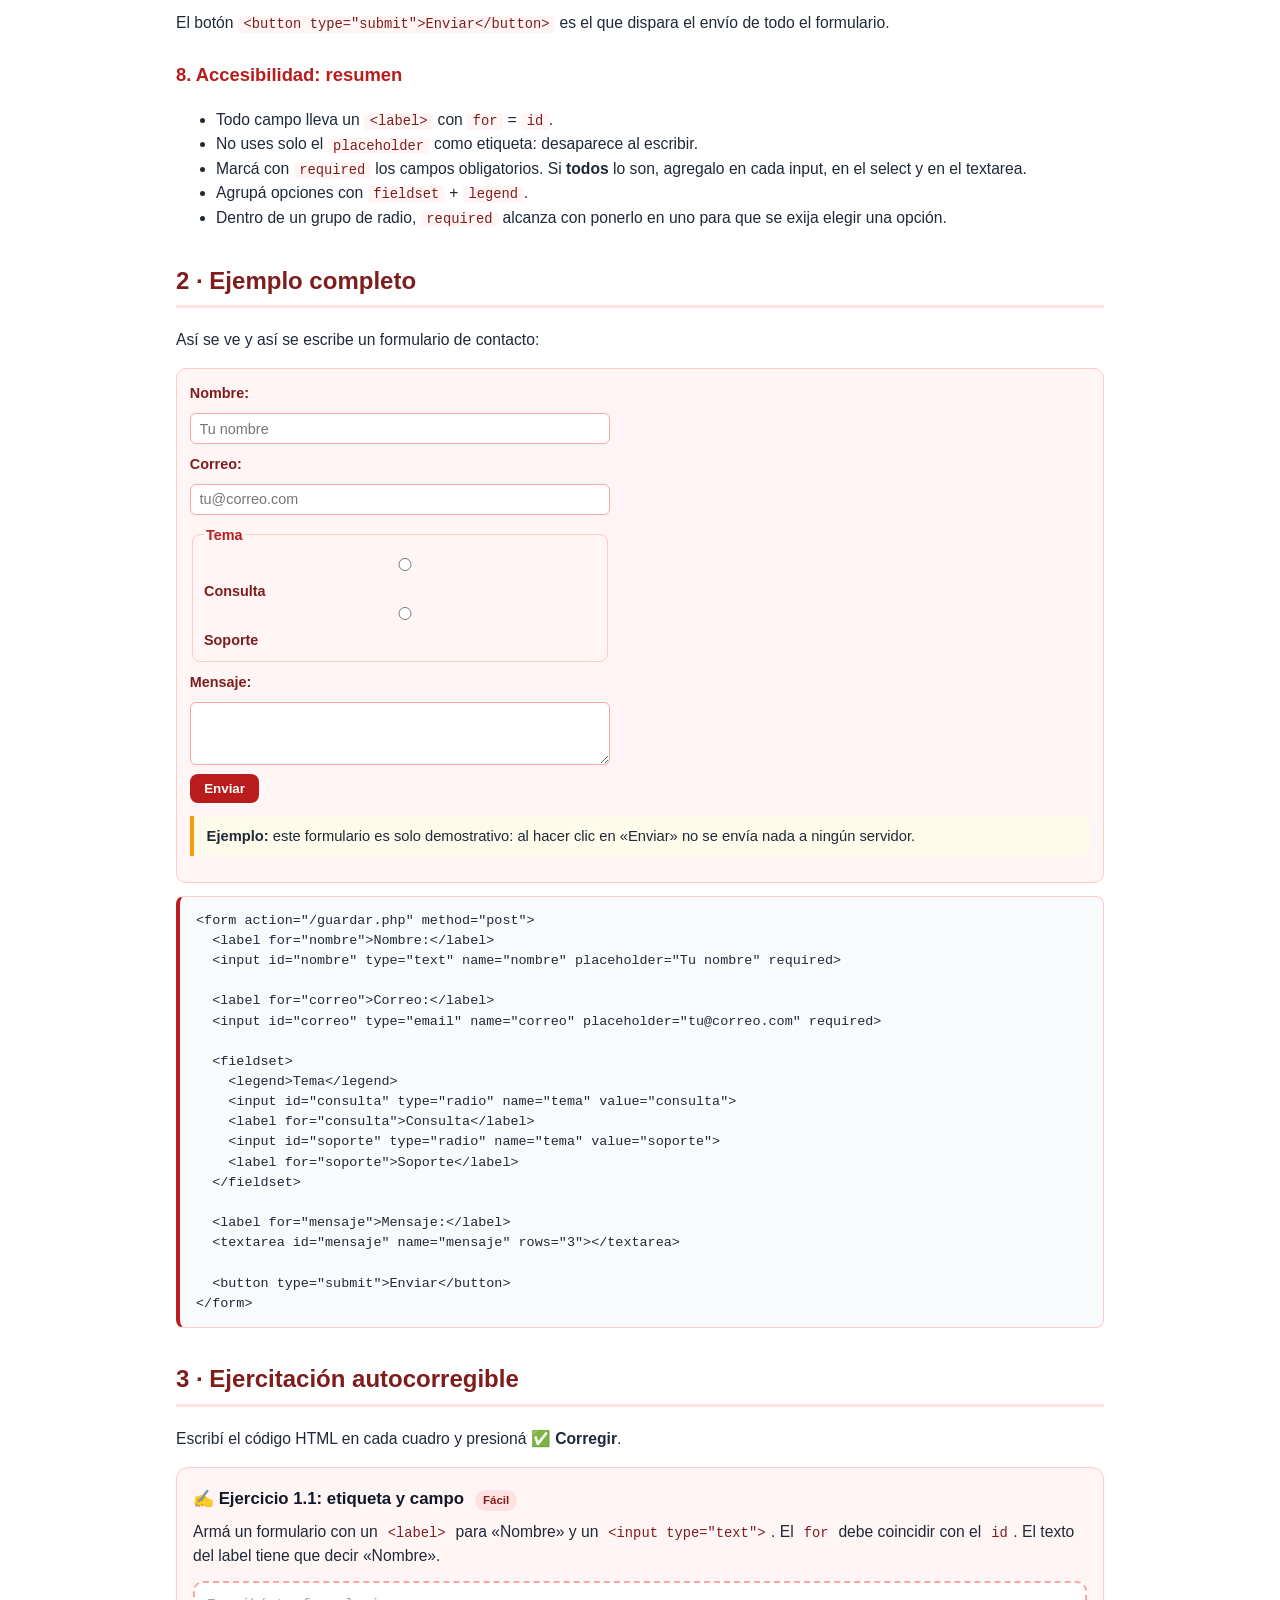
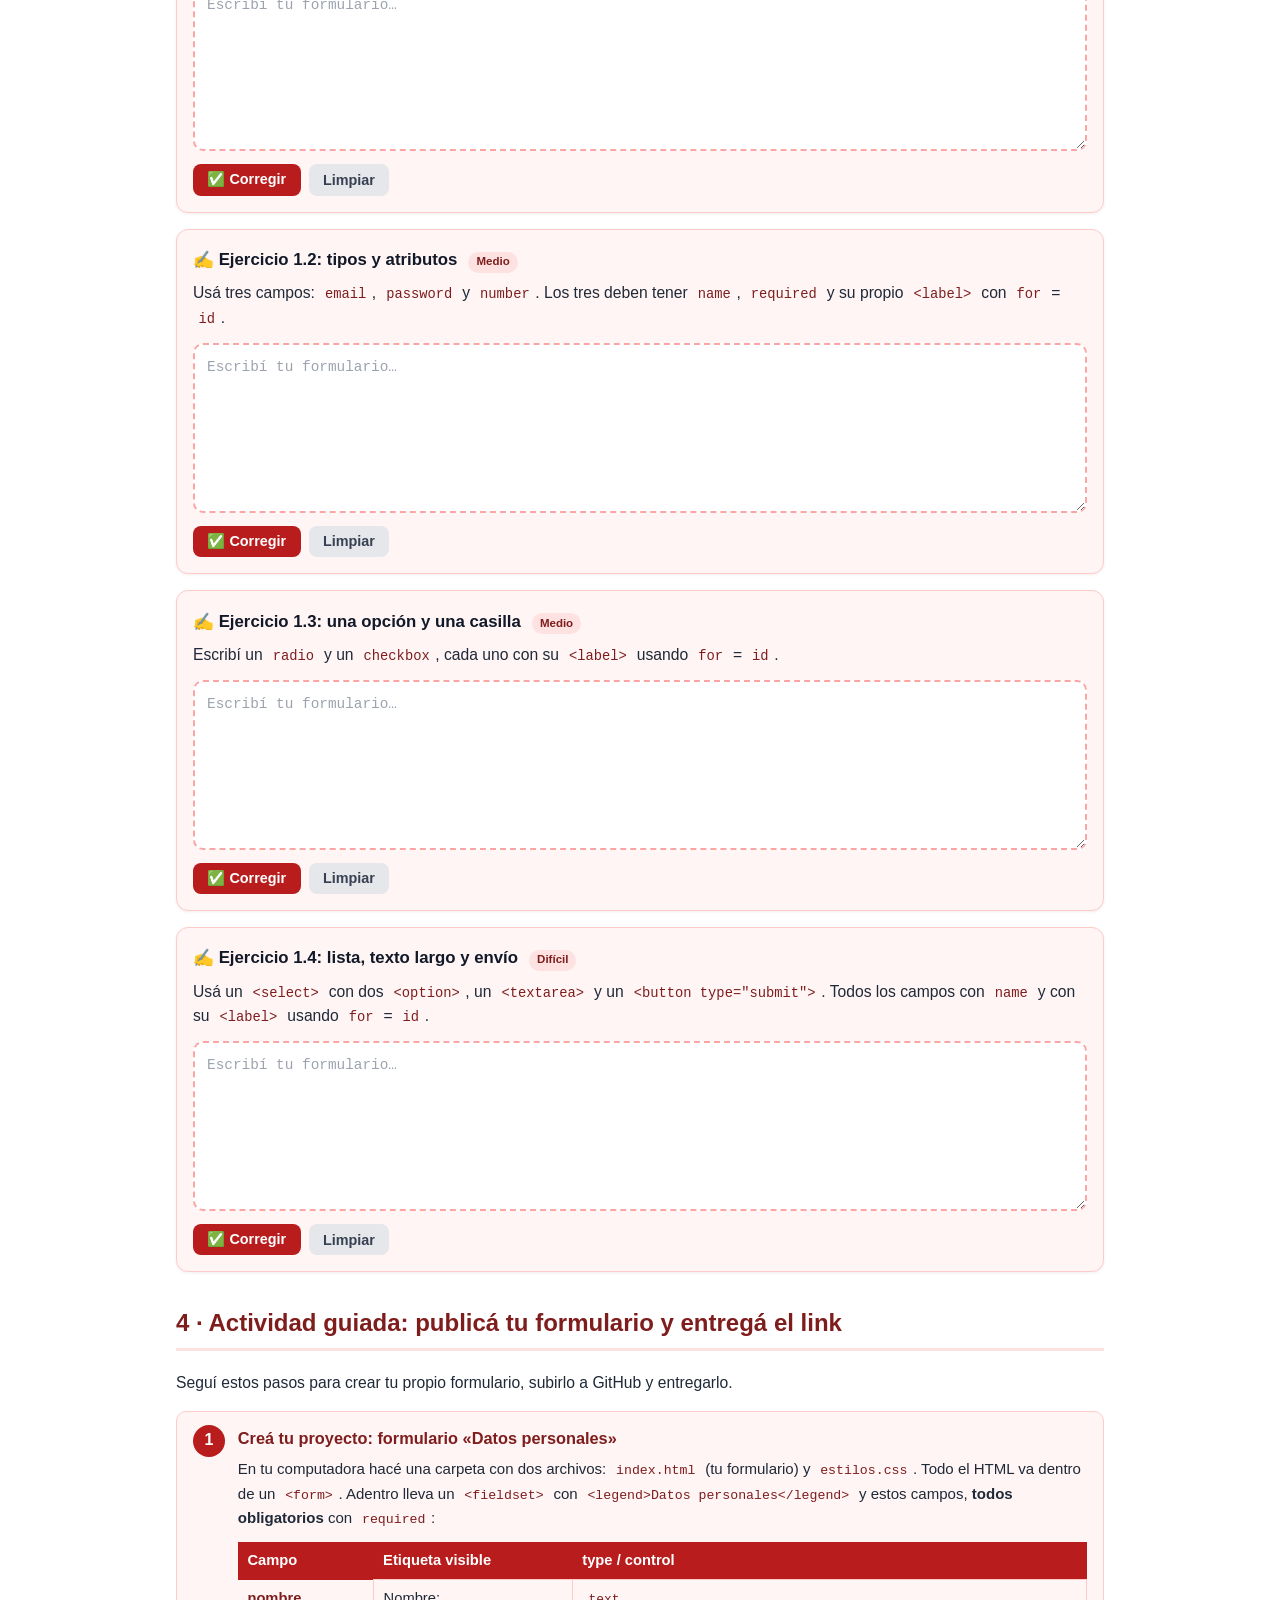
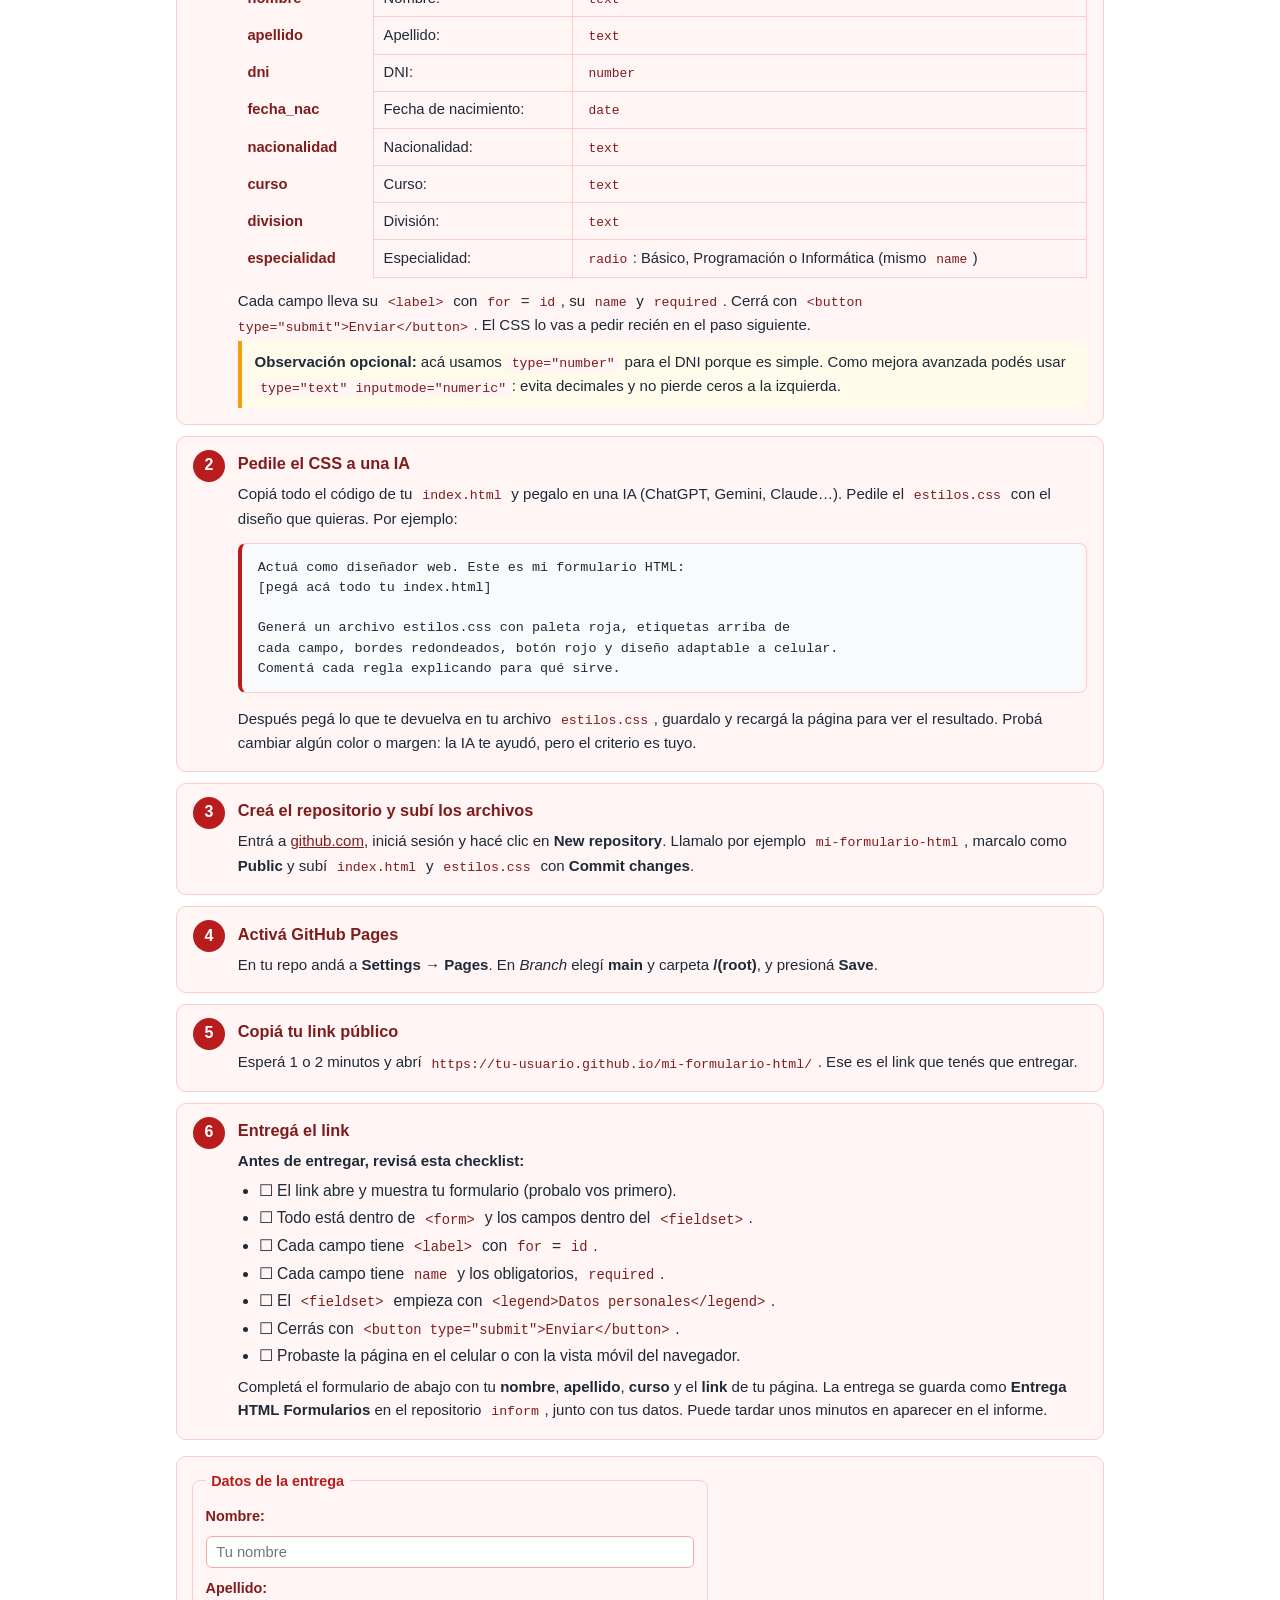
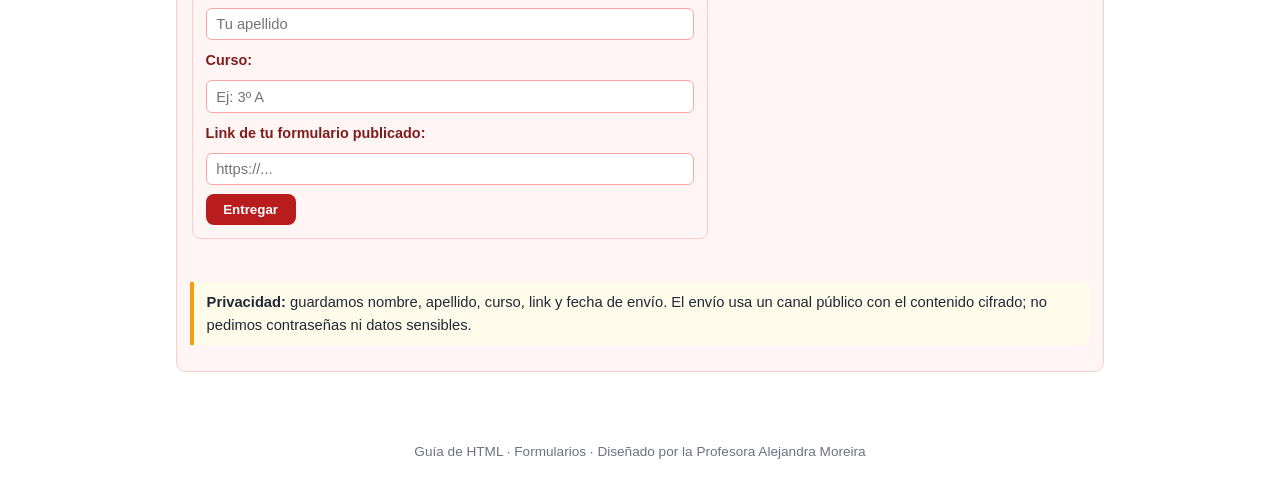
<file: formularios/index.html>
<!DOCTYPE html>
<html lang="es">
<head>
<meta charset="utf-8">
<meta name="viewport" content="width=device-width, initial-scale=1">
<meta name="description" content="Guía interactiva de formularios HTML5: para qué sirven id, for, name y type, campos accesibles con label y fieldset, ejercicios autocorregibles y cómo publicar tu formulario con GitHub Pages.">
<title>HTML · Formularios</title>
<link rel="stylesheet" href="../estilos.css">
</head>
<body>
<a class="skip-link" href="#main">Ir al contenido</a>

<header class="hero">
  <h1>HTML · Formularios</h1>
  <p>Cómo pedir datos al usuario y enviarlos: etiquetas, campos, opciones y botones.</p>
  <p class="objetivos"><strong>Al terminar vas a:</strong> explicar para qué sirven id, for, name y type; armar campos accesibles con label y fieldset; publicar tu formulario en GitHub Pages y entregar el link.</p>
  <span class="badge">Guía interactiva · teoría + ejercicios + actividad guiada</span>
</header>

<nav class="solo" aria-label="Navegación de la guía">
  <a href="../index.html">🏠 Inicio</a>
  <a href="#teoria">1 · Teoría</a>
  <a href="#ejemplo">2 · Ejemplo</a>
  <a href="#ejercicios">3 · Ejercitación</a>
  <a href="#actividad">4 · Actividad guiada</a>
</nav>

<main id="main">

<section id="teoria">
  <h2 class="tema">1 · Teoría: formularios en HTML5</h2>

  <h3>1. ¿Qué es un formulario?</h3>
  <p>Un formulario permite <strong>pedir datos al visitante</strong> y enviarlos a un servidor.
  Se arma con <code class="inline">&lt;form&gt;</code> y adentro van los campos: texto,
  contraseñas, opciones, listas, casillas y botones.</p>
  <div class="nota"><strong>Importante:</strong> HTML solo arma la interfaz y envía los datos.
  Para guardarlos o validarlos de verdad hace falta un lenguaje del lado del servidor.</div>

  <h3>2. Estructura básica: form, action y method</h3>
  <p><code class="inline">&lt;form&gt;</code> es el contenedor de todos los campos. Dos atributos clave:</p>
  <div class="tabla-scroll">
  <table class="datos">
    <tr><th scope="col">Atributo</th><th scope="col">Qué hace</th><th scope="col">Ejemplo</th></tr>
    <tr><th scope="row">action</th><td>Indica a dónde se envían los datos</td><td>action="/guardar.php"</td></tr>
    <tr><th scope="row">method</th><td>Cómo se envían: get o post</td><td>method="post"</td></tr>
  </table>
  </div>
  <p><strong>get</strong> manda los datos en la URL (útil para búsquedas).
  <strong>post</strong> los manda en el cuerpo de la petición (para contraseñas o datos largos).</p>
<pre class="codigo">&lt;form action="/guardar.php" method="post"&gt;
  ...campos...
&lt;/form&gt;</pre>

  <h3>3. Los cuatro atributos que más se usan: id, for, name y type</h3>
  <p>Estos cuatro atributos son los que más confunden. Cada uno hace una cosa distinta:</p>
  <div class="tabla-scroll">
  <table class="datos">
    <tr><th scope="col">Atributo</th><th scope="col">Dónde va</th><th scope="col">Para qué sirve</th><th scope="col">Ejemplo</th></tr>
    <tr>
      <th scope="row"><code class="inline">id</code></th>
      <td>En el campo (input, select o textarea)</td>
      <td>Le da un nombre <strong>único dentro de la página</strong>. Es como el DNI del campo: no se puede repetir. El <code class="inline">label</code> lo usa para encontrarlo.</td>
      <td><code class="inline">id="correo"</code></td>
    </tr>
    <tr>
      <th scope="row"><code class="inline">for</code></th>
      <td>En el <code class="inline">&lt;label&gt;</code></td>
      <td>Dice <strong>a qué id pertenece esa etiqueta</strong>. Tiene que ser igual al id del campo. Así, al hacer clic en el texto, el campo se activa y un lector de pantalla lo anuncia.</td>
      <td><code class="inline">for="correo"</code></td>
    </tr>
    <tr>
      <th scope="row"><code class="inline">name</code></th>
      <td>En el campo (input, select o textarea)</td>
      <td>Es el <strong>nombre con el que se envía el dato al servidor</strong>. Aparece en la URL o en el cuerpo del mensaje. <strong>Sin name, el dato no se envía.</strong> Puede repetirse (los radio lo necesitan).</td>
      <td><code class="inline">name="correo"</code></td>
    </tr>
    <tr>
      <th scope="row"><code class="inline">type</code></th>
      <td>Solo en <code class="inline">&lt;input&gt;</code></td>
      <td>Define <strong>qué tipo de campo es</strong>: texto, contraseña, correo, número, fecha, casilla, botón… El navegador lo dibuja y lo valida según el tipo.</td>
      <td><code class="inline">type="email"</code></td>
    </tr>
  </table>
  </div>

  <p><strong>Ejemplo de los cuatro juntos:</strong></p>
<pre class="codigo">&lt;label for="correo"&gt;Correo:&lt;/label&gt;
&lt;input id="correo" type="email" name="correo" placeholder="tu@correo.com" required&gt;</pre>
  <ul>
    <li><code class="inline">for="correo"</code> y <code class="inline">id="correo"</code> coinciden → el texto «Correo:» pertenece a ese input.</li>
    <li><code class="inline">type="email"</code> → el navegador espera un correo y avisa si falta la <code class="inline">@</code>.</li>
    <li><code class="inline">name="correo"</code> → cuando se envíe, el servidor recibirá algo como <code class="inline">correo=ana@mail.com</code>.</li>
    <li><code class="inline">placeholder</code> es solo una pista; <code class="inline">required</code> obliga a completarlo.</li>
  </ul>
  <div class="nota"><strong>Truco para recordarlo:</strong> <code class="inline">id</code> y <code class="inline">for</code> son pareja (etiqueta ↔ campo) y deben ser iguales. <code class="inline">name</code> y <code class="inline">type</code> son del campo: uno nombra el dato que viaja y el otro define el tipo de caja.</div>

  <h3>4. Tipos de input más usados</h3>
  <div class="tabla-scroll">
  <table class="datos">
    <tr><th scope="col">type</th><th scope="col">Para qué sirve</th><th scope="col">Ejemplo en tu formulario</th></tr>
    <tr><th scope="row">text</th><td>Texto simple (es el valor por defecto)</td><td>nombre, apellido, nacionalidad, curso, división</td></tr>
    <tr><th scope="row">password</th><td>Contraseña: los caracteres se ocultan</td><td>(no hace falta acá)</td></tr>
    <tr><th scope="row">email</th><td>Correo: valida que tenga @</td><td>(si querés agregar un correo)</td></tr>
    <tr><th scope="row">number</th><td>Números: permite min, max y step</td><td>dni</td></tr>
    <tr><th scope="row">date</th><td>Fecha con calendario</td><td>fecha de nacimiento</td></tr>
    <tr><th scope="row">tel</th><td>Teléfono: acepta números, + y guiones</td><td>(teléfono, si lo pedís)</td></tr>
    <tr><th scope="row">radio</th><td>Una opción entre varias (mismo name)</td><td>especialidad: Básico / Programación / Informática</td></tr>
    <tr><th scope="row">checkbox</th><td>Casilla: puede marcarse o no</td><td>(opcional)</td></tr>
    <tr><th scope="row">submit</th><td>Botón que envía el formulario</td><td>Enviar</td></tr>
  </table>
  </div>

  <h3>5. Radio y checkbox</h3>
  <p>Los <strong>radio</strong> comparten el mismo <code class="inline">name</code> para que solo
  se pueda elegir uno. Los <strong>checkbox</strong> pueden marcarse varios.</p>
<pre class="codigo">&lt;input type="radio" id="visa" name="pago" value="visa"&gt;
&lt;label for="visa"&gt;Visa&lt;/label&gt;
&lt;input type="radio" id="efectivo" name="pago" value="efectivo"&gt;
&lt;label for="efectivo"&gt;Efectivo&lt;/label&gt;

&lt;input type="checkbox" id="news" name="news"&gt;
&lt;label for="news"&gt;Quiero recibir novedades&lt;/label&gt;</pre>
  <p>Los radio también sirven para elegir <strong>una sola opción entre varias</strong>, por ejemplo
  la especialidad (Básico, Programación o Informática): los tres llevan el mismo
  <code class="inline">name="especialidad"</code> y cada uno su <code class="inline">id</code> distinto.</p>

  <h3>6. Listas desplegables y texto largo</h3>
  <p><code class="inline">&lt;select&gt;</code> arma una lista de opciones con
  <code class="inline">&lt;option&gt;</code>. <code class="inline">&lt;textarea&gt;</code> permite
  escribir varias líneas (y sí lleva etiqueta de cierre).</p>
<pre class="codigo">&lt;label for="pais"&gt;País:&lt;/label&gt;
&lt;select id="pais" name="pais"&gt;
  &lt;option value="ar"&gt;Argentina&lt;/option&gt;
  &lt;option value="uy"&gt;Uruguay&lt;/option&gt;
&lt;/select&gt;

&lt;label for="mensaje"&gt;Mensaje:&lt;/label&gt;
&lt;textarea id="mensaje" name="mensaje" rows="4"&gt;&lt;/textarea&gt;</pre>

  <h3>7. &lt;fieldset&gt; y &lt;legend&gt;: agrupar campos</h3>
  <p><code class="inline">&lt;fieldset&gt;</code> es un <strong>recuadro que agrupa campos que van juntos</strong>
  (por ejemplo, todos los datos de contacto o todas las opciones de pago).
  <code class="inline">&lt;legend&gt;</code> es el <strong>título de ese recuadro</strong> y siempre va
  como primer hijo del fieldset.</p>
  <p>¿Para qué sirve? Para que el formulario sea más fácil de leer y para que un lector de
  pantalla anuncie: «Datos de contacto, grupo» antes de leer los campos.
  Si querés que tu formulario se llame <strong>«Datos personales»</strong>, poné
  <code class="inline">&lt;legend&gt;Datos personales&lt;/legend&gt;</code> como primer hijo del fieldset.</p>
<pre class="codigo">&lt;fieldset&gt;
  &lt;legend&gt;Datos de contacto&lt;/legend&gt;

  &lt;label for="tel"&gt;Teléfono:&lt;/label&gt;
  &lt;input id="tel" type="tel" name="tel"&gt;

  &lt;label for="correo2"&gt;Correo:&lt;/label&gt;
  &lt;input id="correo2" type="email" name="correo2"&gt;
&lt;/fieldset&gt;</pre>
  <p>El botón <code class="inline">&lt;button type="submit"&gt;Enviar&lt;/button&gt;</code> es el que
  dispara el envío de todo el formulario.</p>

  <h3>8. Accesibilidad: resumen</h3>
  <ul>
    <li>Todo campo lleva un <code class="inline">&lt;label&gt;</code> con <code class="inline">for</code> = <code class="inline">id</code>.</li>
    <li>No uses solo el <code class="inline">placeholder</code> como etiqueta: desaparece al escribir.</li>
    <li>Marcá con <code class="inline">required</code> los campos obligatorios. Si <strong>todos</strong> lo son, agregalo en cada input, en el select y en el textarea.</li>
    <li>Agrupá opciones con <code class="inline">fieldset</code> + <code class="inline">legend</code>.</li>
    <li>Dentro de un grupo de radio, <code class="inline">required</code> alcanza con ponerlo en uno para que se exija elegir una opción.</li>
  </ul>
</section>

<section id="ejemplo">
  <h2 class="tema">2 · Ejemplo completo</h2>
  <p>Así se ve y así se escribe un formulario de contacto:</p>
  <div class="ejemplo">
    <form class="demo-form" id="form-demo" action="#" method="post">
      <label for="demo-nombre">Nombre:</label>
      <input id="demo-nombre" type="text" name="nombre" placeholder="Tu nombre" required>
      <label for="demo-correo">Correo:</label>
      <input id="demo-correo" type="email" name="correo" placeholder="tu@correo.com" required>
      <fieldset>
        <legend>Tema</legend>
        <input id="demo-consulta" type="radio" name="tema" value="consulta">
        <label for="demo-consulta">Consulta</label>
        <input id="demo-soporte" type="radio" name="tema" value="soporte">
        <label for="demo-soporte">Soporte</label>
      </fieldset>
      <label for="demo-mensaje">Mensaje:</label>
      <textarea id="demo-mensaje" name="mensaje" rows="3"></textarea>
      <button type="submit">Enviar</button>
    </form>
    <p class="nota"><strong>Ejemplo:</strong> este formulario es solo demostrativo: al hacer clic en «Enviar» no se envía nada a ningún servidor.</p>
  </div>
<pre class="codigo">&lt;form action="/guardar.php" method="post"&gt;
  &lt;label for="nombre"&gt;Nombre:&lt;/label&gt;
  &lt;input id="nombre" type="text" name="nombre" placeholder="Tu nombre" required&gt;

  &lt;label for="correo"&gt;Correo:&lt;/label&gt;
  &lt;input id="correo" type="email" name="correo" placeholder="tu@correo.com" required&gt;

  &lt;fieldset&gt;
    &lt;legend&gt;Tema&lt;/legend&gt;
    &lt;input id="consulta" type="radio" name="tema" value="consulta"&gt;
    &lt;label for="consulta"&gt;Consulta&lt;/label&gt;
    &lt;input id="soporte" type="radio" name="tema" value="soporte"&gt;
    &lt;label for="soporte"&gt;Soporte&lt;/label&gt;
  &lt;/fieldset&gt;

  &lt;label for="mensaje"&gt;Mensaje:&lt;/label&gt;
  &lt;textarea id="mensaje" name="mensaje" rows="3"&gt;&lt;/textarea&gt;

  &lt;button type="submit"&gt;Enviar&lt;/button&gt;
&lt;/form&gt;</pre>
</section>

<section id="ejercicios">
  <h2 class="tema">3 · Ejercitación autocorregible</h2>
  <p>Escribí el código HTML en cada cuadro y presioná <strong>✅ Corregir</strong>.</p>

  <article class="ejercicio" data-id="f1">
    <h3>✍️ Ejercicio 1.1: etiqueta y campo <span class="nivel">Fácil</span></h3>
    <p class="consigna">Armá un formulario con un <code class="inline">&lt;label&gt;</code> para
    «Nombre» y un <code class="inline">&lt;input type="text"&gt;</code>. El <code class="inline">for</code>
    debe coincidir con el <code class="inline">id</code>. El texto del label tiene que decir «Nombre».</p>
    <textarea class="respuesta" spellcheck="false" placeholder="Escribí tu formulario…"></textarea>
    <div class="acciones">
      <button type="button" class="accion corregir">✅ Corregir</button>
      <button type="button" class="accion limpiar">Limpiar</button>
    </div>
    <div class="resultado"></div>
  </article>

  <article class="ejercicio" data-id="f2">
    <h3>✍️ Ejercicio 1.2: tipos y atributos <span class="nivel">Medio</span></h3>
    <p class="consigna">Usá tres campos: <code class="inline">email</code>,
    <code class="inline">password</code> y <code class="inline">number</code>. Los tres deben tener
    <code class="inline">name</code>, <code class="inline">required</code> y su propio
    <code class="inline">&lt;label&gt;</code> con <code class="inline">for</code> = <code class="inline">id</code>.</p>
    <textarea class="respuesta" spellcheck="false" placeholder="Escribí tu formulario…"></textarea>
    <div class="acciones">
      <button type="button" class="accion corregir">✅ Corregir</button>
      <button type="button" class="accion limpiar">Limpiar</button>
    </div>
    <div class="resultado"></div>
  </article>

  <article class="ejercicio" data-id="f3">
    <h3>✍️ Ejercicio 1.3: una opción y una casilla <span class="nivel">Medio</span></h3>
    <p class="consigna">Escribí un <code class="inline">radio</code> y un
    <code class="inline">checkbox</code>, cada uno con su <code class="inline">&lt;label&gt;</code>
    usando <code class="inline">for</code> = <code class="inline">id</code>.</p>
    <textarea class="respuesta" spellcheck="false" placeholder="Escribí tu formulario…"></textarea>
    <div class="acciones">
      <button type="button" class="accion corregir">✅ Corregir</button>
      <button type="button" class="accion limpiar">Limpiar</button>
    </div>
    <div class="resultado"></div>
  </article>

  <article class="ejercicio" data-id="f4">
    <h3>✍️ Ejercicio 1.4: lista, texto largo y envío <span class="nivel">Difícil</span></h3>
    <p class="consigna">Usá un <code class="inline">&lt;select&gt;</code> con dos
    <code class="inline">&lt;option&gt;</code>, un <code class="inline">&lt;textarea&gt;</code> y un
    <code class="inline">&lt;button type="submit"&gt;</code>. Todos los campos con
    <code class="inline">name</code> y con su <code class="inline">&lt;label&gt;</code>
    usando <code class="inline">for</code> = <code class="inline">id</code>.</p>
    <textarea class="respuesta" spellcheck="false" placeholder="Escribí tu formulario…"></textarea>
    <div class="acciones">
      <button type="button" class="accion corregir">✅ Corregir</button>
      <button type="button" class="accion limpiar">Limpiar</button>
    </div>
    <div class="resultado"></div>
  </article>
</section>

<section id="actividad">
  <h2 class="tema">4 · Actividad guiada: publicá tu formulario y entregá el link</h2>
  <p>Seguí estos pasos para crear tu propio formulario, subirlo a GitHub y entregarlo.</p>

  <div class="pasos-actividad">
    <div class="paso-item">
      <span class="paso-num">1</span>
      <div>
        <h3>Creá tu proyecto: formulario «Datos personales»</h3>
        <p>En tu computadora hacé una carpeta con dos archivos:
        <code class="inline">index.html</code> (tu formulario) y <code class="inline">estilos.css</code>.
        Todo el HTML va dentro de un <code class="inline">&lt;form&gt;</code>. Adentro lleva un
        <code class="inline">&lt;fieldset&gt;</code> con
        <code class="inline">&lt;legend&gt;Datos personales&lt;/legend&gt;</code> y estos campos,
        <strong>todos obligatorios</strong> con <code class="inline">required</code>:</p>
        <div class="tabla-scroll">
  <table class="datos">
          <tr><th scope="col">Campo</th><th scope="col">Etiqueta visible</th><th scope="col">type / control</th></tr>
          <tr><th scope="row">nombre</th><td>Nombre:</td><td><code class="inline">text</code></td></tr>
          <tr><th scope="row">apellido</th><td>Apellido:</td><td><code class="inline">text</code></td></tr>
          <tr><th scope="row">dni</th><td>DNI:</td><td><code class="inline">number</code></td></tr>
          <tr><th scope="row">fecha_nac</th><td>Fecha de nacimiento:</td><td><code class="inline">date</code></td></tr>
          <tr><th scope="row">nacionalidad</th><td>Nacionalidad:</td><td><code class="inline">text</code></td></tr>
          <tr><th scope="row">curso</th><td>Curso:</td><td><code class="inline">text</code></td></tr>
          <tr><th scope="row">division</th><td>División:</td><td><code class="inline">text</code></td></tr>
          <tr><th scope="row">especialidad</th><td>Especialidad:</td><td><code class="inline">radio</code>: Básico, Programación o Informática (mismo <code class="inline">name</code>)</td></tr>
        </table>
  </div>
        <p>Cada campo lleva su <code class="inline">&lt;label&gt;</code> con
        <code class="inline">for</code> = <code class="inline">id</code>, su
        <code class="inline">name</code> y <code class="inline">required</code>. Cerrá con
        <code class="inline">&lt;button type="submit"&gt;Enviar&lt;/button&gt;</code>.
        El CSS lo vas a pedir recién en el paso siguiente.</p>
        <p class="nota"><strong>Observación opcional:</strong> acá usamos
        <code class="inline">type="number"</code> para el DNI porque es simple. Como mejora
        avanzada podés usar <code class="inline">type="text" inputmode="numeric"</code>:
        evita decimales y no pierde ceros a la izquierda.</p>
      </div>
    </div>

    <div class="paso-item">
      <span class="paso-num">2</span>
      <div>
        <h3>Pedile el CSS a una IA</h3>
        <p>Copiá todo el código de tu <code class="inline">index.html</code> y pegalo en una IA
        (ChatGPT, Gemini, Claude…). Pedile el <code class="inline">estilos.css</code> con el
        diseño que quieras. Por ejemplo:</p>
<pre class="codigo">Actuá como diseñador web. Este es mi formulario HTML:
[pegá acá todo tu index.html]

Generá un archivo estilos.css con paleta roja, etiquetas arriba de
cada campo, bordes redondeados, botón rojo y diseño adaptable a celular.
Comentá cada regla explicando para qué sirve.</pre>
        <p>Después pegá lo que te devuelva en tu archivo <code class="inline">estilos.css</code>,
        guardalo y recargá la página para ver el resultado. Probá cambiar algún color o
        margen: la IA te ayudó, pero el criterio es tuyo.</p>
      </div>
    </div>

    <div class="paso-item">
      <span class="paso-num">3</span>
      <div>
        <h3>Creá el repositorio y subí los archivos</h3>
        <p>Entrá a <a href="https://github.com" target="_blank" rel="noopener">github.com</a>,
        iniciá sesión y hacé clic en <strong>New repository</strong>. Llamalo por ejemplo
        <code class="inline">mi-formulario-html</code>, marcalo como <strong>Public</strong> y subí
        <code class="inline">index.html</code> y <code class="inline">estilos.css</code> con
        <strong>Commit changes</strong>.</p>
      </div>
    </div>

    <div class="paso-item">
      <span class="paso-num">4</span>
      <div>
        <h3>Activá GitHub Pages</h3>
        <p>En tu repo andá a <strong>Settings → Pages</strong>. En <em>Branch</em> elegí
        <strong>main</strong> y carpeta <strong>/(root)</strong>, y presioná <strong>Save</strong>.</p>
      </div>
    </div>

    <div class="paso-item">
      <span class="paso-num">5</span>
      <div>
        <h3>Copiá tu link público</h3>
        <p>Esperá 1 o 2 minutos y abrí
        <code class="inline">https://tu-usuario.github.io/mi-formulario-html/</code>.
        Ese es el link que tenés que entregar.</p>
      </div>
    </div>

    <div class="paso-item">
      <span class="paso-num">6</span>
      <div>
        <h3>Entregá el link</h3>
        <p><strong>Antes de entregar, revisá esta checklist:</strong></p>
        <ul class="checklist">
          <li>☐ El link abre y muestra tu formulario (probalo vos primero).</li>
          <li>☐ Todo está dentro de <code class="inline">&lt;form&gt;</code> y los campos dentro del <code class="inline">&lt;fieldset&gt;</code>.</li>
          <li>☐ Cada campo tiene <code class="inline">&lt;label&gt;</code> con <code class="inline">for</code> = <code class="inline">id</code>.</li>
          <li>☐ Cada campo tiene <code class="inline">name</code> y los obligatorios, <code class="inline">required</code>.</li>
          <li>☐ El <code class="inline">&lt;fieldset&gt;</code> empieza con <code class="inline">&lt;legend&gt;Datos personales&lt;/legend&gt;</code>.</li>
          <li>☐ Cerrás con <code class="inline">&lt;button type="submit"&gt;Enviar&lt;/button&gt;</code>.</li>
          <li>☐ Probaste la página en el celular o con la vista móvil del navegador.</li>
        </ul>
        <p>Completá el formulario de abajo con tu <strong>nombre</strong>,
        <strong>apellido</strong>, <strong>curso</strong> y el <strong>link</strong> de tu página.
        La entrega se guarda como <strong>Entrega HTML Formularios</strong> en el repositorio
        <code class="inline">inform</code>, junto con tus datos. Puede tardar unos minutos
        en aparecer en el informe.</p>
      </div>
    </div>
  </div>

  <div class="ejemplo">
    <form class="entrega-form" id="form-entrega" data-examen="entrega-html-formularios" data-titulo="Entrega HTML Formularios" data-detalle="Link del formulario">
      <fieldset>
        <legend>Datos de la entrega</legend>
        <label for="ent-nombre">Nombre:</label>
        <input id="ent-nombre" name="nombre" type="text" placeholder="Tu nombre" required>
        <label for="ent-apellido">Apellido:</label>
        <input id="ent-apellido" name="apellido" type="text" placeholder="Tu apellido" required>
        <label for="ent-curso">Curso:</label>
        <input id="ent-curso" name="curso" type="text" placeholder="Ej: 3º A" required>
        <label for="ent-link">Link de tu formulario publicado:</label>
        <input id="ent-link" name="link" type="url" placeholder="https://..." required>
        <button type="submit">Entregar</button>
      </fieldset>
    </form>
    <div class="estado-entrega" id="estado-entrega" role="status" aria-live="polite"></div>
    <p class="nota"><strong>Privacidad:</strong> guardamos nombre, apellido, curso, link y fecha de envío. El envío usa un canal público con el contenido cifrado; no pedimos contraseñas ni datos sensibles.</p>
  </div>
</section>

</main>

<footer>Guía de HTML · Formularios · Diseñado por la Profesora Alejandra Moreira</footer>

<script>
/* ---------- Ejercicios ---------- */
window.EJERCICIOS = {
  f1: { requisitos: [
    { d:'Usa &lt;form&gt;', p:'Envolvé todo con &lt;form&gt; y &lt;/form&gt;.', f:t => etiquetas(t,'form').length >= 1 },
    { d:'Usa &lt;label&gt; con for', p:'Escribí &lt;label for="nombre"&gt;Nombre:&lt;/label&gt;.', f:t => etiquetas(t,'label').some(a => !!atributo(a,'for')) },
    { d:'Usa &lt;input&gt; con id', p:'Agregá id="nombre" dentro del &lt;input&gt;.', f:t => etiquetas(t,'input').some(a => !!atributo(a,'id')) },
    { d:'Usa type="text"', p:'El campo del nombre lleva type="text".', f:t => etiquetas(t,'input').some(a => tipoDe(a) === 'text') },
    { d:'El for del label coincide con el id del input', p:'Si el input tiene id="nombre", el label debe tener for="nombre".', f:t => labelsQueApuntan(t, idsDe(t)).length >= 1 },
    { d:'El label dice «Nombre»', p:'Cambiá el texto del label por «Nombre:».', f:t => etiquetasConContenido(t,'label').some(function(l){
        const f = atributo(l.attrs, 'for');
        return !!f && idsDe(t).indexOf(f) !== -1 && textoVisible(l.contenido).indexOf('nombre') !== -1;
    }) }
  ]},
  f2: { requisitos: [
    { d:'Usa al menos tres &lt;input&gt;', p:'Necesitás un email, una clave y un número: tres &lt;input&gt;.', f:t => etiquetas(t,'input').length >= 3 },
    { d:'Usa type="email"', p:'Uno de los campos lleva type="email".', f:t => etiquetas(t,'input').some(a => tipoDe(a) === 'email') },
    { d:'Usa type="password"', p:'Uno de los campos lleva type="password".', f:t => etiquetas(t,'input').some(a => tipoDe(a) === 'password') },
    { d:'Usa type="number"', p:'Uno de los campos lleva type="number".', f:t => etiquetas(t,'input').some(a => tipoDe(a) === 'number') },
    { d:'Cada uno de los tres campos tiene su required', p:'Poné required en los tres inputs, no solo en uno.', f:t => {
        const campos = camposDeTipo(t, ['email','password','number']);
        return campos.length === 3 && campos.every(a => tieneAtributo(a,'required'));
    }},
    { d:'Cada uno de los tres campos tiene su name', p:'Poné name="correo", name="clave", etc. en los tres inputs.', f:t => {
        const campos = camposDeTipo(t, ['email','password','number']);
        return campos.length === 3 && campos.every(a => !!atributo(a,'name'));
    }},
    { d:'Cada campo tiene su &lt;label&gt; con for = id', p:'Dale un id distinto a cada input y un &lt;label for="ese-id"&gt; a cada uno.', f:t => todosEtiquetados(t, camposDeTipo(t, ['email','password','number'])) }
  ]},
  f3: { requisitos: [
    { d:'Usa un radio', p:'Agregá &lt;input type="radio"&gt;.', f:t => etiquetas(t,'input').some(a => tipoDe(a) === 'radio') },
    { d:'Usa un checkbox', p:'Agregá &lt;input type="checkbox"&gt;.', f:t => etiquetas(t,'input').some(a => tipoDe(a) === 'checkbox') },
    { d:'Usa dos &lt;label&gt; con for', p:'Escribí dos etiquetas con su atributo for.', f:t => etiquetas(t,'label').filter(a => !!atributo(a,'for')).length >= 2 },
    { d:'Usa id en los campos', p:'Poné id="visa" e id="news" (o los que quieras) en los inputs.', f:t => idsDe(t).length >= 2 },
    { d:'Cada label apunta al id de su campo', p:'El for de cada label tiene que copiar exactamente el id de su input.', f:t => labelsQueApuntan(t, idsDe(t)).length >= 2 }
  ]},
  f4: { requisitos: [
    { d:'Usa &lt;select&gt;', p:'Agregá &lt;select&gt; con sus &lt;option&gt;.', f:t => etiquetas(t,'select').length >= 1 },
    { d:'Usa dos &lt;option&gt;', p:'Poné dos opciones dentro del &lt;select&gt;.', f:t => etiquetas(t,'option').length >= 2 },
    { d:'Usa &lt;textarea&gt;', p:'Agregá &lt;textarea&gt;&lt;/textarea&gt; (lleva etiqueta de cierre).', f:t => etiquetas(t,'textarea').length >= 1 },
    { d:'Usa &lt;button type="submit"&gt;', p:'Cerrá con &lt;button type="submit"&gt;Enviar&lt;/button&gt;.', f:t => etiquetas(t,'button').some(a => tipoDe(a) === 'submit') },
    { d:'Usa name en select y textarea', p:'Poné name="pais" en el select y name="mensaje" en el textarea.', f:t => {
        const sel = etiquetas(t,'select')[0];
        const ta = etiquetas(t,'textarea')[0];
        return !!sel && !!ta && !!atributo(sel,'name') && !!atributo(ta,'name');
    }},
    { d:'Cada control tiene su &lt;label&gt; con for = id', p:'El &lt;select&gt; y el &lt;textarea&gt; necesitan id y su &lt;label for="ese-id"&gt;.', f:t => todosEtiquetados(t, etiquetas(t,'select').concat(etiquetas(t,'textarea'))) }
  ]}
};

/* El formulario de ejemplo no envía nada */
const formDemo = document.getElementById('form-demo');
if (formDemo){
  formDemo.addEventListener('submit', function(e){ e.preventDefault(); });
}
</script>
<script src="../scripts/ejercicios.js" defer></script>
<script src="../scripts/entrega.js" defer></script>
</body>
</html>
</file>
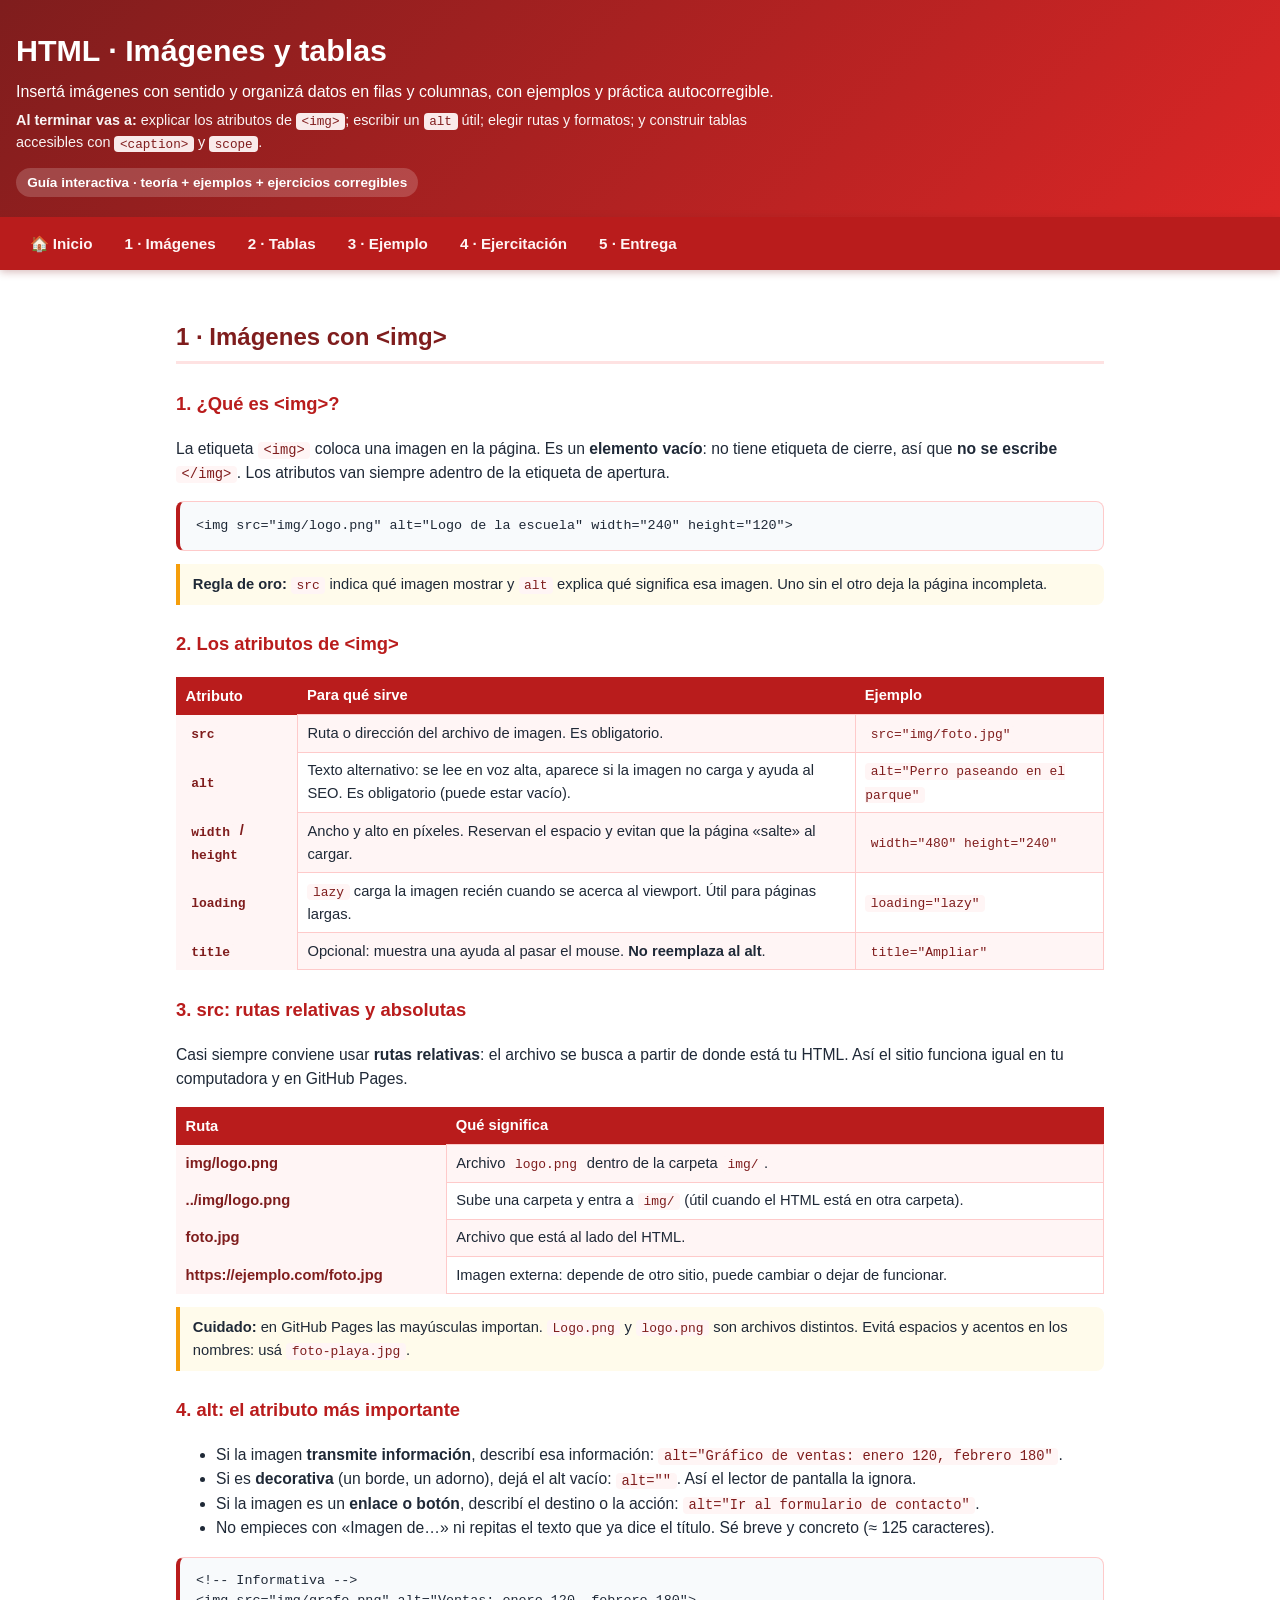
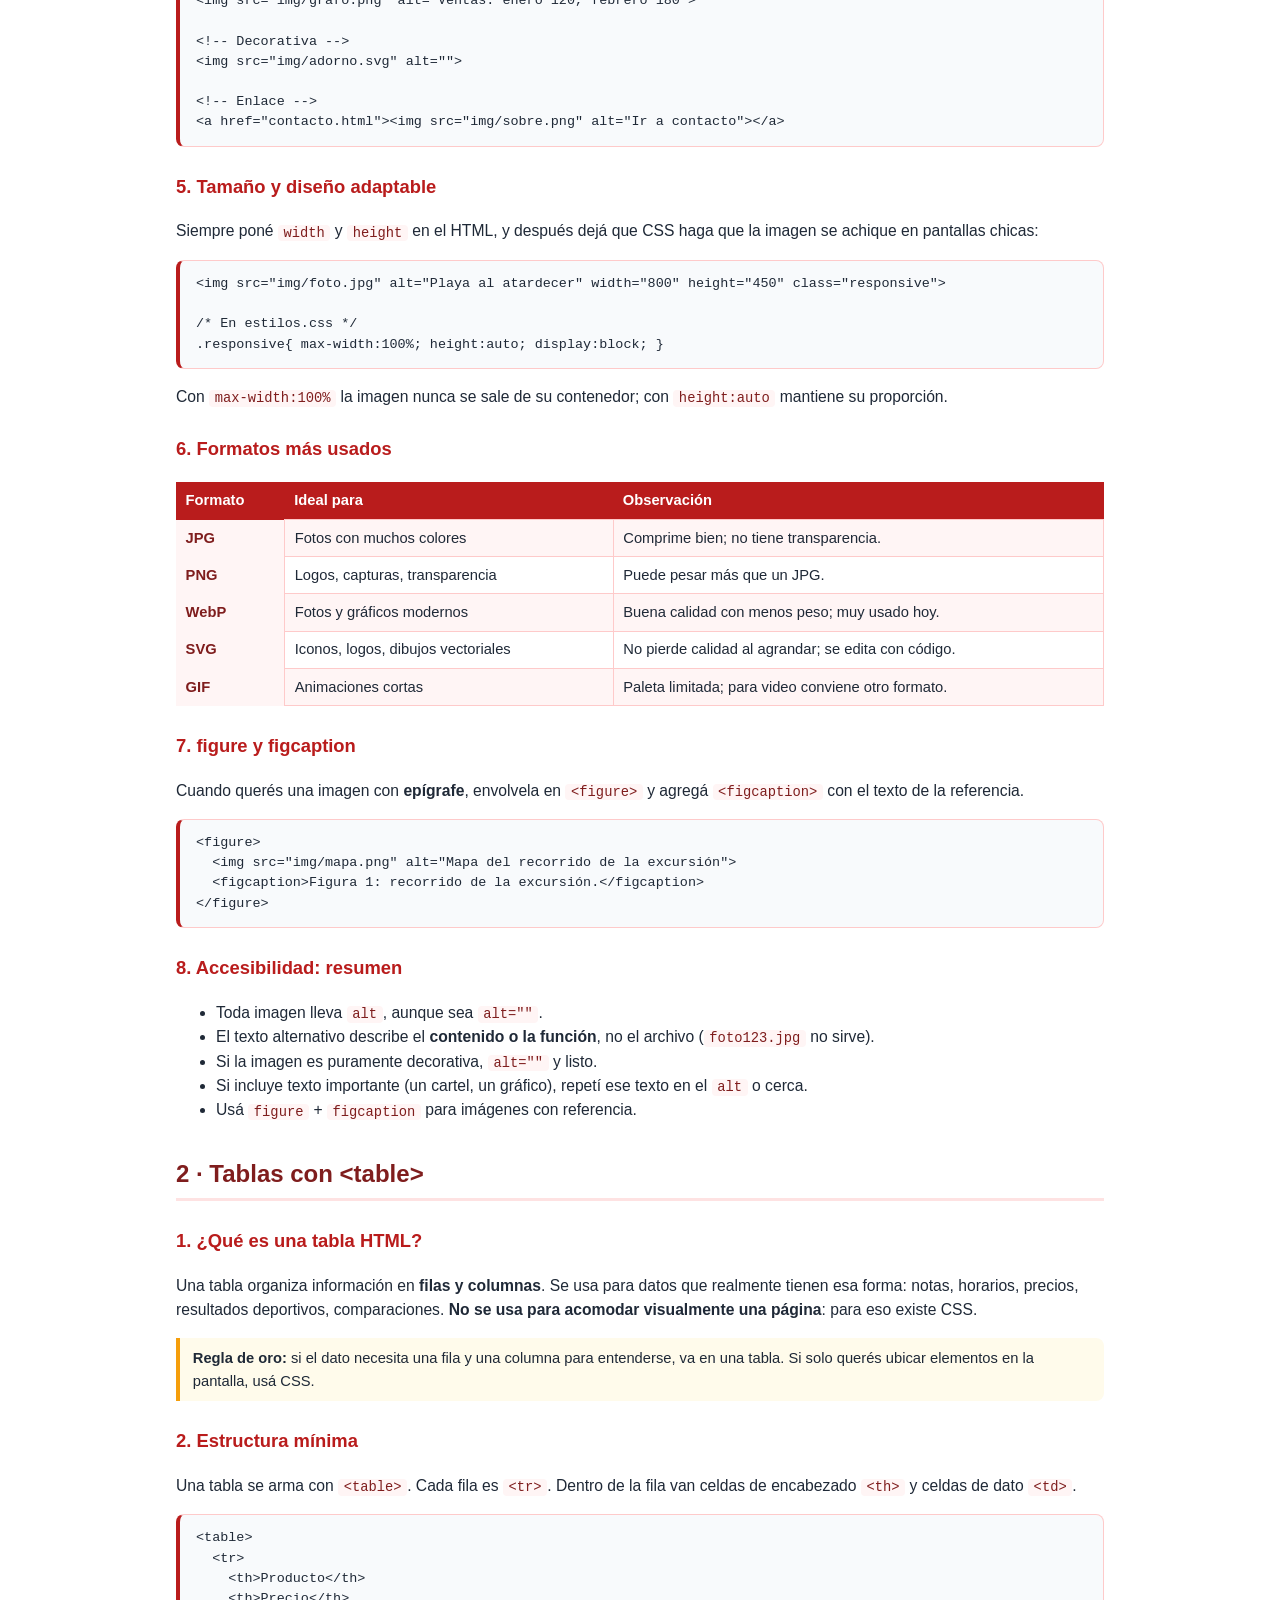
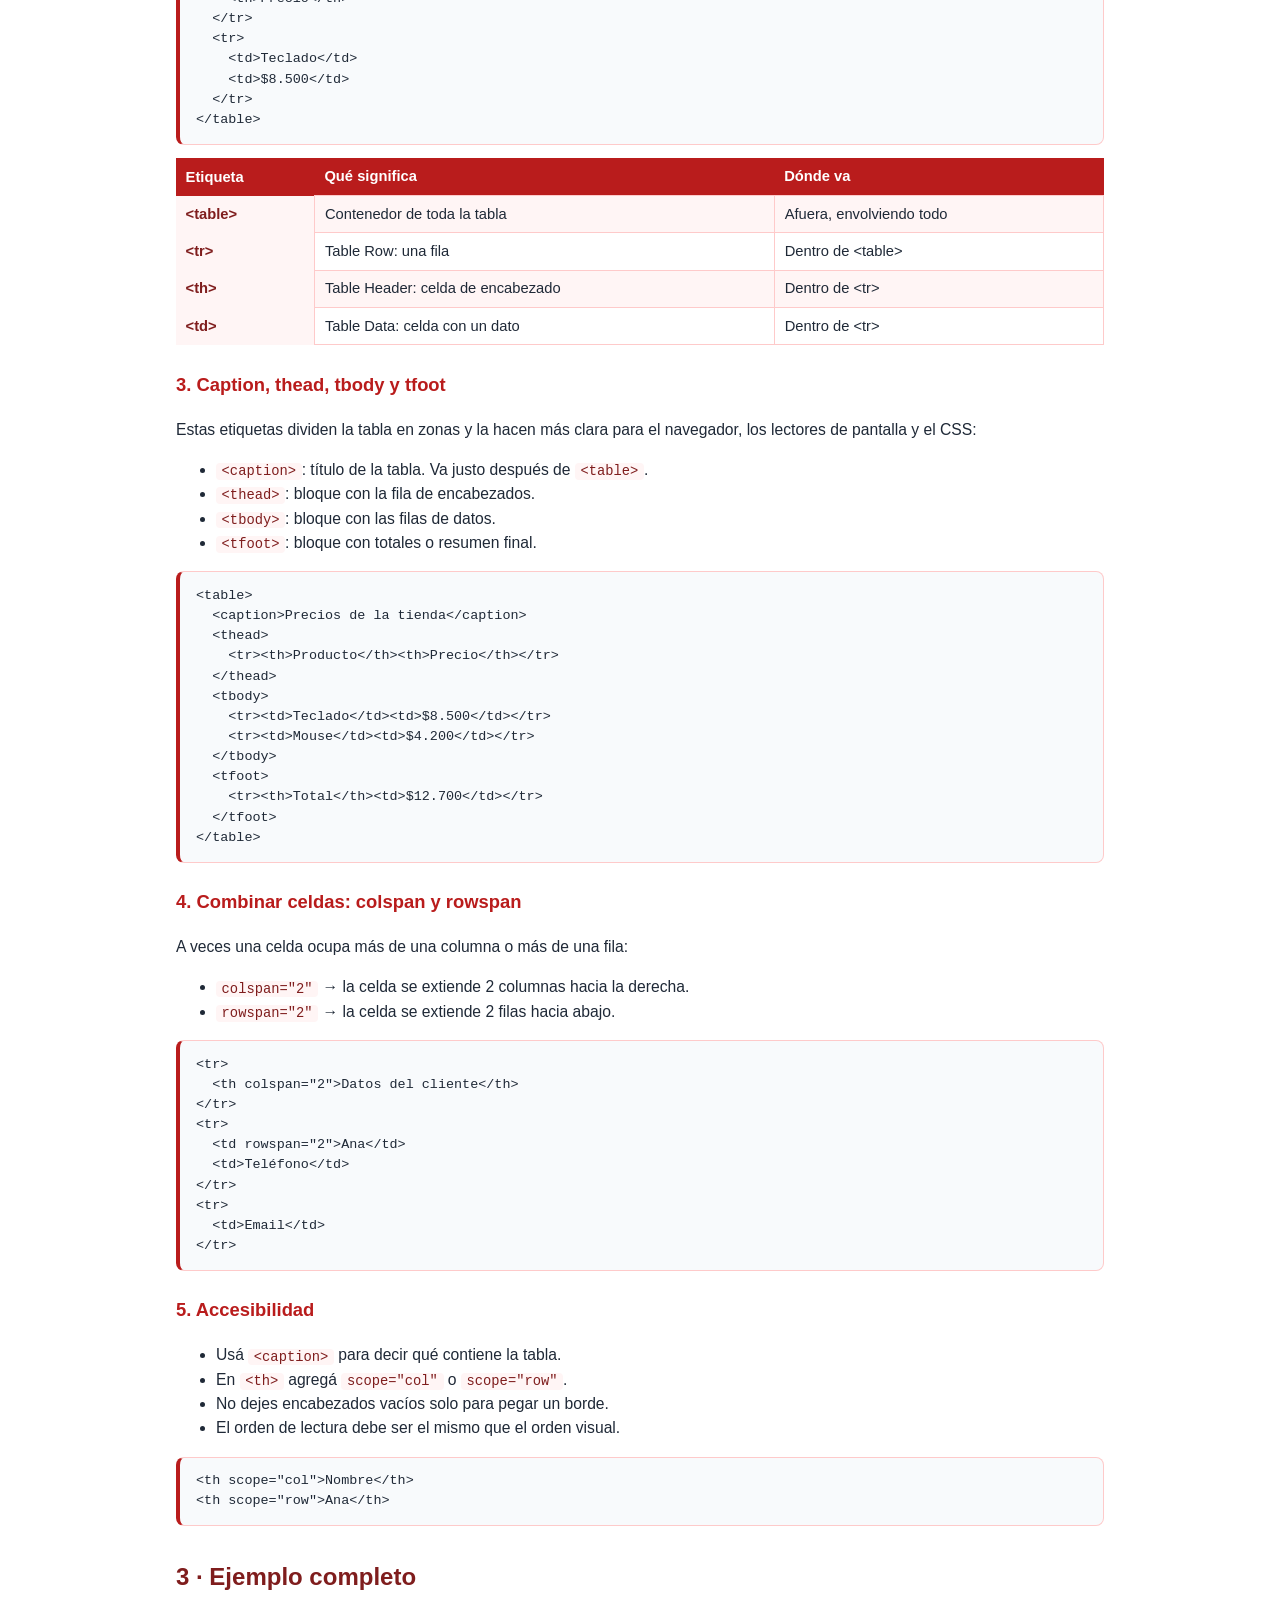
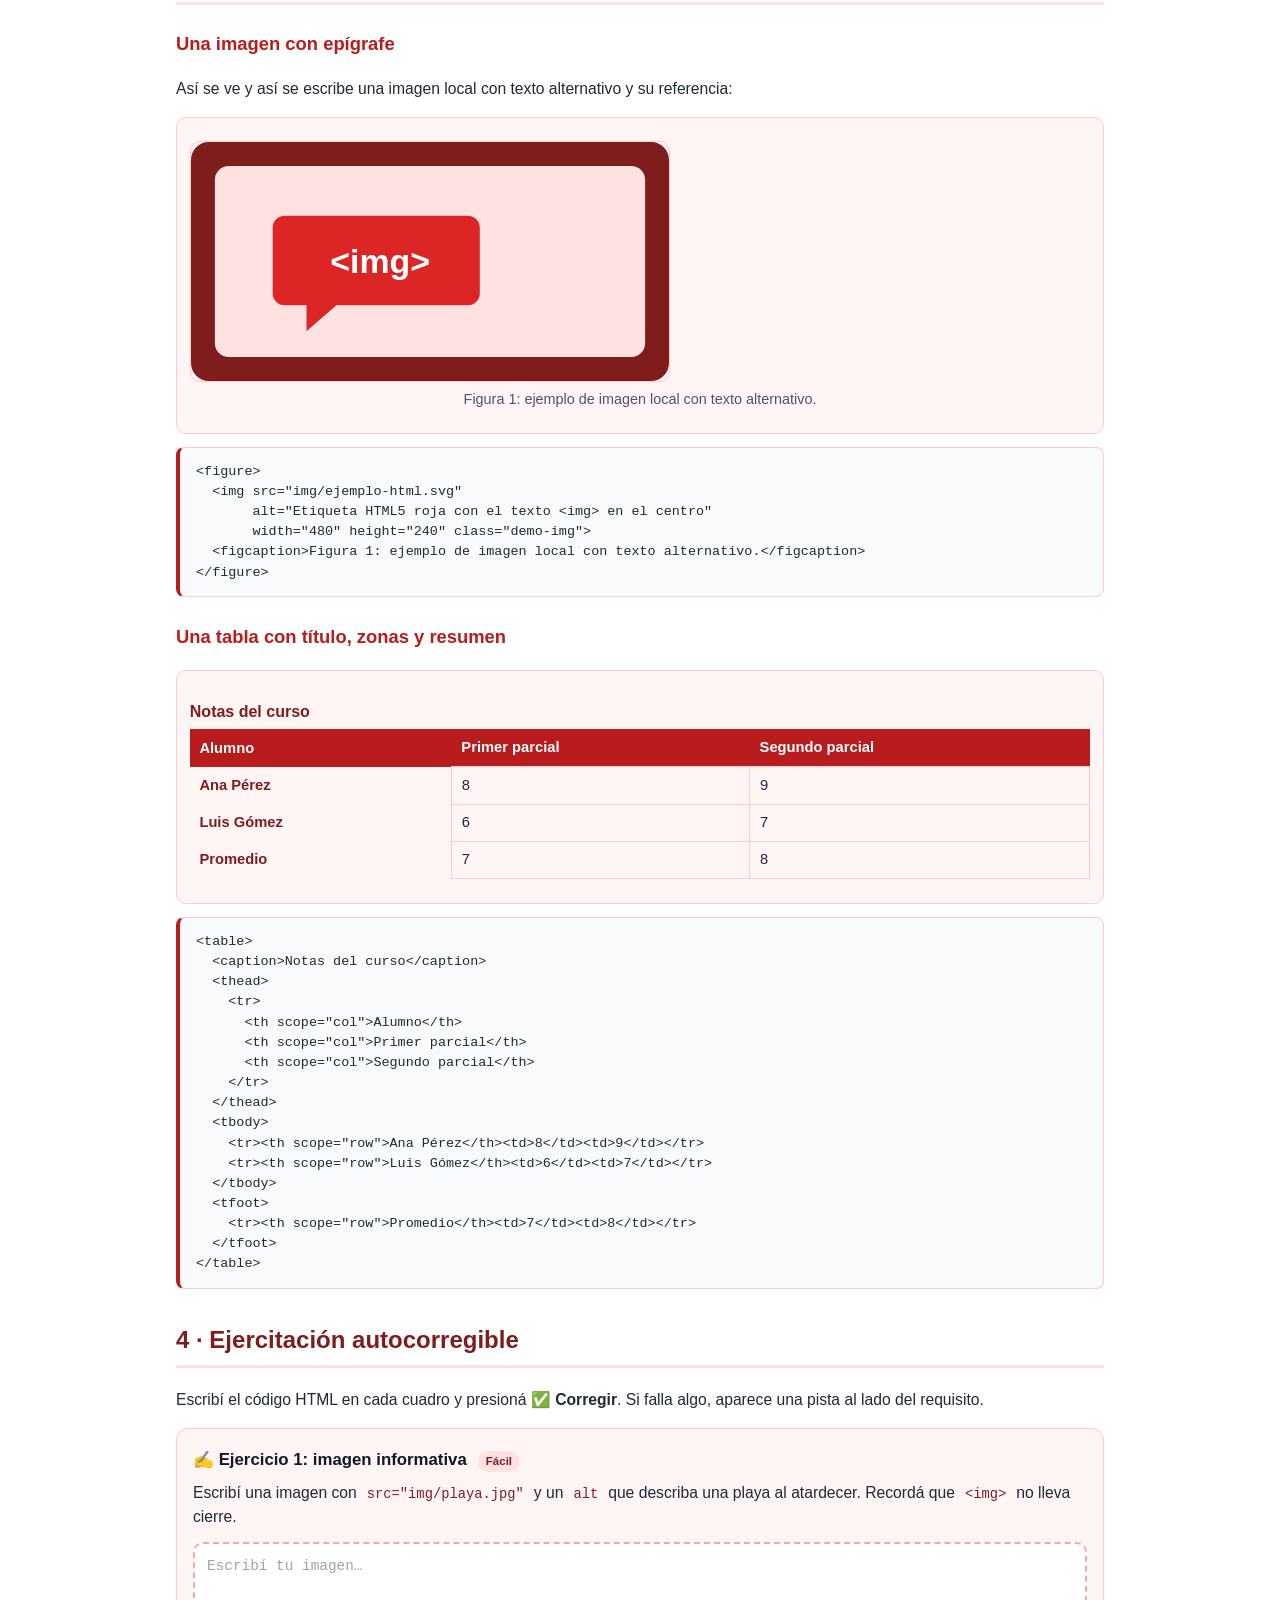
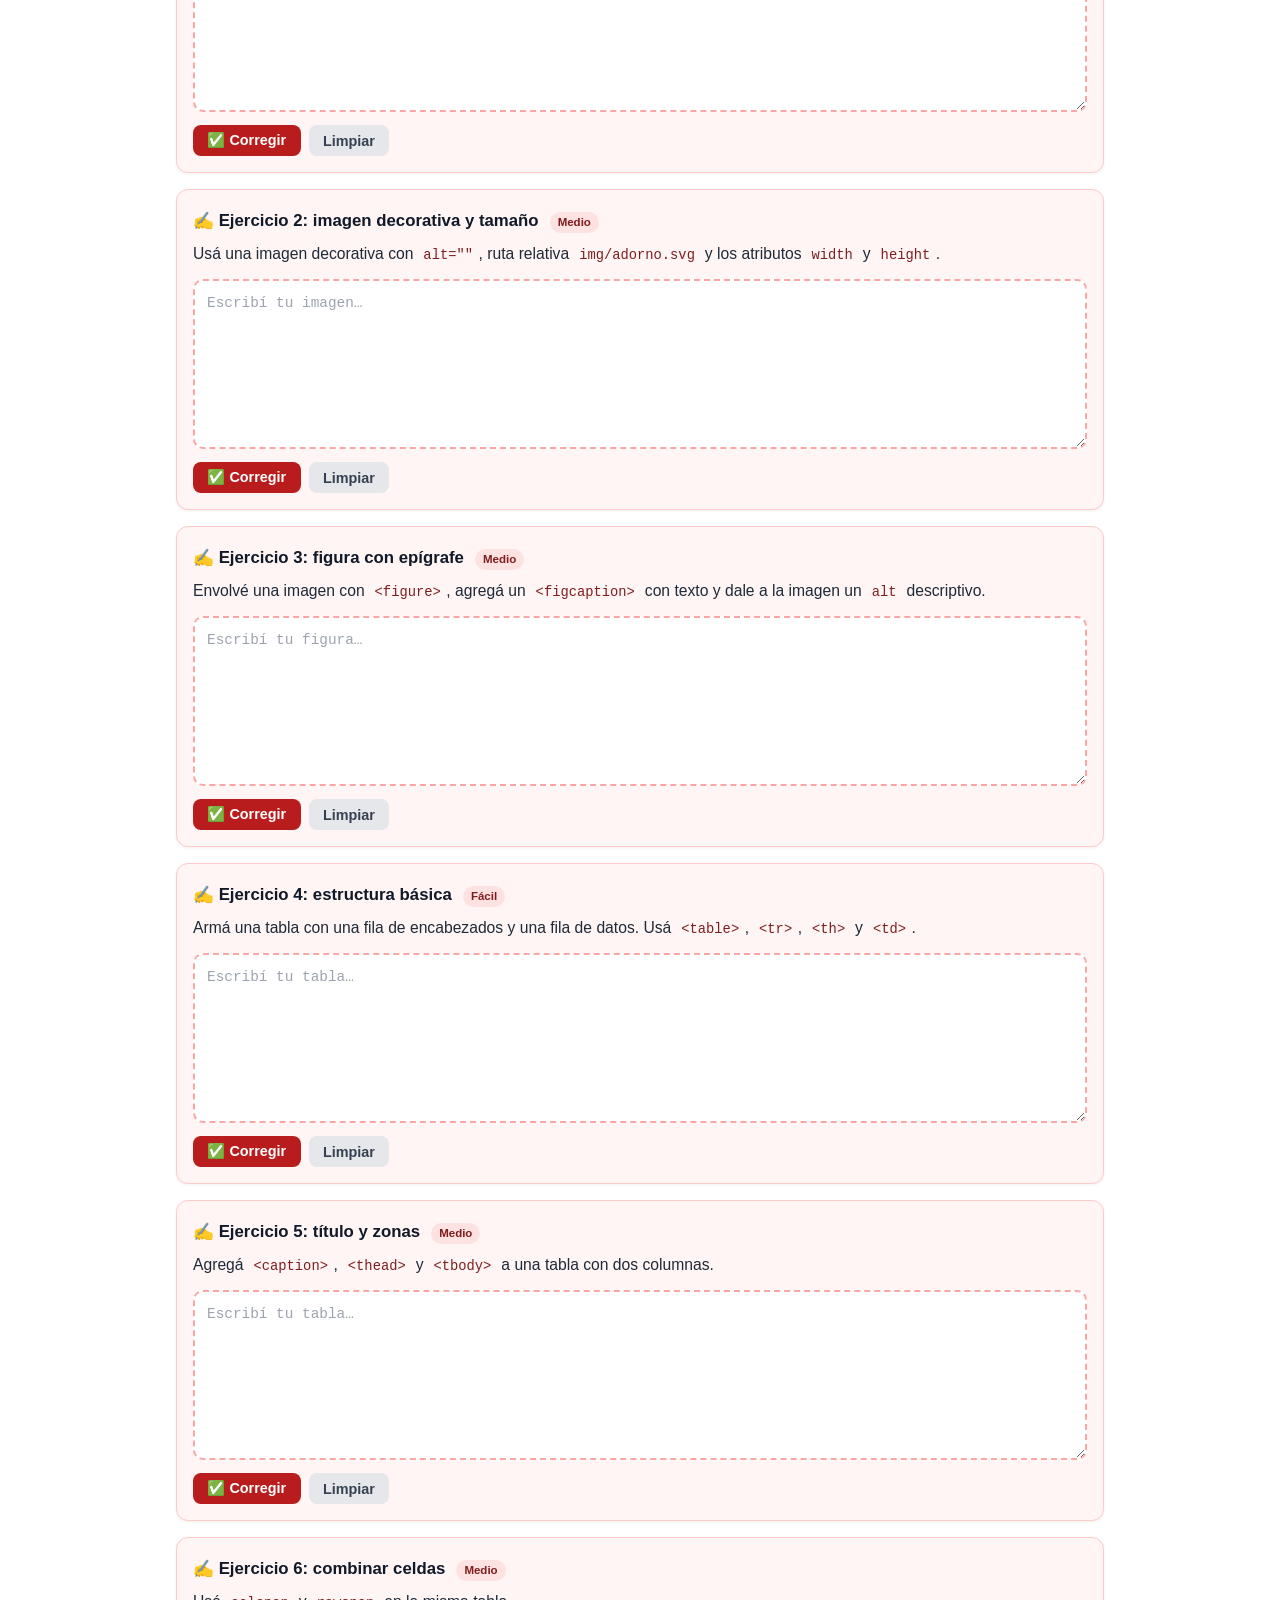
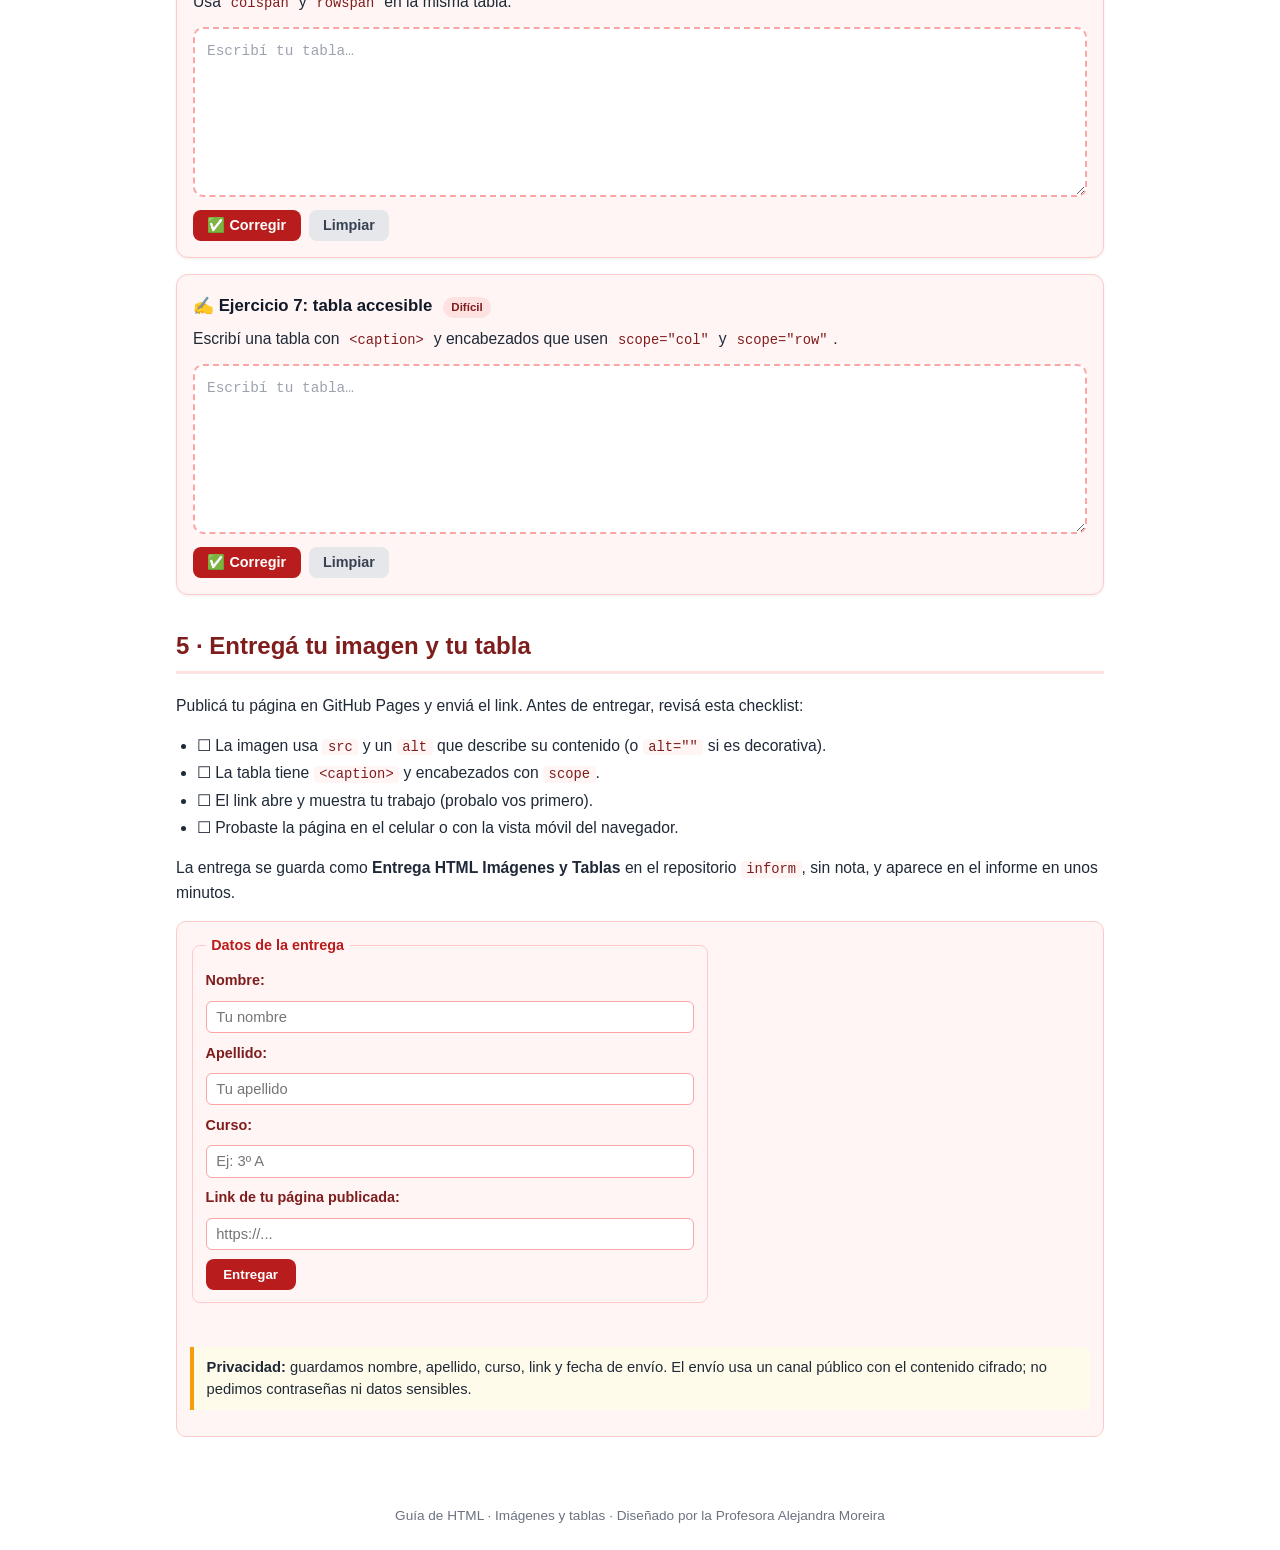
<file: imagenes-tablas/index.html>
<!DOCTYPE html>
<html lang="es">
<head>
<meta charset="utf-8">
<meta name="viewport" content="width=device-width, initial-scale=1">
<meta name="description" content="Guía interactiva de imágenes y tablas en HTML5: atributos de img, alt accesible, rutas, formatos, figure y tablas con caption, thead, tbody y scope. Ejercicios autocorregibles.">
<title>HTML · Imágenes y tablas</title>
<link rel="stylesheet" href="../estilos.css">
</head>
<body>
<a class="skip-link" href="#main">Ir al contenido</a>

<header class="hero">
  <h1>HTML · Imágenes y tablas</h1>
  <p>Insertá imágenes con sentido y organizá datos en filas y columnas, con ejemplos y práctica autocorregible.</p>
  <p class="objetivos"><strong>Al terminar vas a:</strong> explicar los atributos de <code class="inline">&lt;img&gt;</code>; escribir un <code class="inline">alt</code> útil; elegir rutas y formatos; y construir tablas accesibles con <code class="inline">&lt;caption&gt;</code> y <code class="inline">scope</code>.</p>
  <span class="badge">Guía interactiva · teoría + ejemplos + ejercicios corregibles</span>
</header>

<nav class="solo" aria-label="Navegación de la guía">
  <a href="../index.html">🏠 Inicio</a>
  <a href="#imagenes">1 · Imágenes</a>
  <a href="#tablas">2 · Tablas</a>
  <a href="#ejemplo">3 · Ejemplo</a>
  <a href="#ejercicios">4 · Ejercitación</a>
  <a href="#entrega">5 · Entrega</a>
</nav>

<main id="main">

<section id="imagenes">
  <h2 class="tema">1 · Imágenes con &lt;img&gt;</h2>

  <h3>1. ¿Qué es &lt;img&gt;?</h3>
  <p>La etiqueta <code class="inline">&lt;img&gt;</code> coloca una imagen en la página.
  Es un <strong>elemento vacío</strong>: no tiene etiqueta de cierre, así que
  <strong>no se escribe</strong> <code class="inline">&lt;/img&gt;</code>.
  Los atributos van siempre adentro de la etiqueta de apertura.</p>
<pre class="codigo">&lt;img src="img/logo.png" alt="Logo de la escuela" width="240" height="120"&gt;</pre>
  <div class="nota"><strong>Regla de oro:</strong> <code class="inline">src</code> indica qué imagen mostrar y
  <code class="inline">alt</code> explica qué significa esa imagen. Uno sin el otro deja la página incompleta.</div>

  <h3>2. Los atributos de &lt;img&gt;</h3>
  <div class="tabla-scroll">
  <table class="datos">
    <tr><th scope="col">Atributo</th><th scope="col">Para qué sirve</th><th scope="col">Ejemplo</th></tr>
    <tr><th scope="row"><code class="inline">src</code></th><td>Ruta o dirección del archivo de imagen. Es obligatorio.</td><td><code class="inline">src="img/foto.jpg"</code></td></tr>
    <tr><th scope="row"><code class="inline">alt</code></th><td>Texto alternativo: se lee en voz alta, aparece si la imagen no carga y ayuda al SEO. Es obligatorio (puede estar vacío).</td><td><code class="inline">alt="Perro paseando en el parque"</code></td></tr>
    <tr><th scope="row"><code class="inline">width</code> / <code class="inline">height</code></th><td>Ancho y alto en píxeles. Reservan el espacio y evitan que la página «salte» al cargar.</td><td><code class="inline">width="480" height="240"</code></td></tr>
    <tr><th scope="row"><code class="inline">loading</code></th><td><code class="inline">lazy</code> carga la imagen recién cuando se acerca al viewport. Útil para páginas largas.</td><td><code class="inline">loading="lazy"</code></td></tr>
    <tr><th scope="row"><code class="inline">title</code></th><td>Opcional: muestra una ayuda al pasar el mouse. <strong>No reemplaza al alt</strong>.</td><td><code class="inline">title="Ampliar"</code></td></tr>
  </table>
  </div>

  <h3>3. src: rutas relativas y absolutas</h3>
  <p>Casi siempre conviene usar <strong>rutas relativas</strong>: el archivo se busca a partir de donde
  está tu HTML. Así el sitio funciona igual en tu computadora y en GitHub Pages.</p>
  <div class="tabla-scroll">
  <table class="datos">
    <tr><th scope="col">Ruta</th><th scope="col">Qué significa</th></tr>
    <tr><th scope="row">img/logo.png</th><td>Archivo <code class="inline">logo.png</code> dentro de la carpeta <code class="inline">img/</code>.</td></tr>
    <tr><th scope="row">../img/logo.png</th><td>Sube una carpeta y entra a <code class="inline">img/</code> (útil cuando el HTML está en otra carpeta).</td></tr>
    <tr><th scope="row">foto.jpg</th><td>Archivo que está al lado del HTML.</td></tr>
    <tr><th scope="row">https://ejemplo.com/foto.jpg</th><td>Imagen externa: depende de otro sitio, puede cambiar o dejar de funcionar.</td></tr>
  </table>
  </div>
  <p class="nota"><strong>Cuidado:</strong> en GitHub Pages las mayúsculas importan.
  <code class="inline">Logo.png</code> y <code class="inline">logo.png</code> son archivos distintos.
  Evitá espacios y acentos en los nombres: usá <code class="inline">foto-playa.jpg</code>.</p>

  <h3>4. alt: el atributo más importante</h3>
  <ul>
    <li>Si la imagen <strong>transmite información</strong>, describí esa información: <code class="inline">alt="Gráfico de ventas: enero 120, febrero 180"</code>.</li>
    <li>Si es <strong>decorativa</strong> (un borde, un adorno), dejá el alt vacío: <code class="inline">alt=""</code>. Así el lector de pantalla la ignora.</li>
    <li>Si la imagen es un <strong>enlace o botón</strong>, describí el destino o la acción: <code class="inline">alt="Ir al formulario de contacto"</code>.</li>
    <li>No empieces con «Imagen de…» ni repitas el texto que ya dice el título. Sé breve y concreto (≈ 125 caracteres).</li>
  </ul>
<pre class="codigo">&lt;!-- Informativa --&gt;
&lt;img src="img/grafo.png" alt="Ventas: enero 120, febrero 180"&gt;

&lt;!-- Decorativa --&gt;
&lt;img src="img/adorno.svg" alt=""&gt;

&lt;!-- Enlace --&gt;
&lt;a href="contacto.html"&gt;&lt;img src="img/sobre.png" alt="Ir a contacto"&gt;&lt;/a&gt;</pre>

  <h3>5. Tamaño y diseño adaptable</h3>
  <p>Siempre poné <code class="inline">width</code> y <code class="inline">height</code> en el HTML, y después
  dejá que CSS haga que la imagen se achique en pantallas chicas:</p>
<pre class="codigo">&lt;img src="img/foto.jpg" alt="Playa al atardecer" width="800" height="450" class="responsive"&gt;

/* En estilos.css */
.responsive{ max-width:100%; height:auto; display:block; }</pre>
  <p>Con <code class="inline">max-width:100%</code> la imagen nunca se sale de su contenedor;
  con <code class="inline">height:auto</code> mantiene su proporción.</p>

  <h3>6. Formatos más usados</h3>
  <div class="tabla-scroll">
  <table class="datos">
    <tr><th scope="col">Formato</th><th scope="col">Ideal para</th><th scope="col">Observación</th></tr>
    <tr><th scope="row">JPG</th><td>Fotos con muchos colores</td><td>Comprime bien; no tiene transparencia.</td></tr>
    <tr><th scope="row">PNG</th><td>Logos, capturas, transparencia</td><td>Puede pesar más que un JPG.</td></tr>
    <tr><th scope="row">WebP</th><td>Fotos y gráficos modernos</td><td>Buena calidad con menos peso; muy usado hoy.</td></tr>
    <tr><th scope="row">SVG</th><td>Iconos, logos, dibujos vectoriales</td><td>No pierde calidad al agrandar; se edita con código.</td></tr>
    <tr><th scope="row">GIF</th><td>Animaciones cortas</td><td>Paleta limitada; para video conviene otro formato.</td></tr>
  </table>
  </div>

  <h3>7. figure y figcaption</h3>
  <p>Cuando querés una imagen con <strong>epígrafe</strong>, envolvela en
  <code class="inline">&lt;figure&gt;</code> y agregá <code class="inline">&lt;figcaption&gt;</code>
  con el texto de la referencia.</p>
<pre class="codigo">&lt;figure&gt;
  &lt;img src="img/mapa.png" alt="Mapa del recorrido de la excursión"&gt;
  &lt;figcaption&gt;Figura 1: recorrido de la excursión.&lt;/figcaption&gt;
&lt;/figure&gt;</pre>

  <h3>8. Accesibilidad: resumen</h3>
  <ul>
    <li>Toda imagen lleva <code class="inline">alt</code>, aunque sea <code class="inline">alt=""</code>.</li>
    <li>El texto alternativo describe el <strong>contenido o la función</strong>, no el archivo (<code class="inline">foto123.jpg</code> no sirve).</li>
    <li>Si la imagen es puramente decorativa, <code class="inline">alt=""</code> y listo.</li>
    <li>Si incluye texto importante (un cartel, un gráfico), repetí ese texto en el <code class="inline">alt</code> o cerca.</li>
    <li>Usá <code class="inline">figure</code> + <code class="inline">figcaption</code> para imágenes con referencia.</li>
  </ul>
</section>

<section id="tablas">
  <h2 class="tema">2 · Tablas con &lt;table&gt;</h2>

  <h3>1. ¿Qué es una tabla HTML?</h3>
  <p>Una tabla organiza información en <strong>filas y columnas</strong>. Se usa para datos
  que realmente tienen esa forma: notas, horarios, precios, resultados deportivos,
  comparaciones. <strong>No se usa para acomodar visualmente una página</strong>: para eso existe CSS.</p>
  <div class="nota"><strong>Regla de oro:</strong> si el dato necesita una fila y una columna
  para entenderse, va en una tabla. Si solo querés ubicar elementos en la pantalla, usá CSS.</div>

  <h3>2. Estructura mínima</h3>
  <p>Una tabla se arma con <code class="inline">&lt;table&gt;</code>. Cada fila es
  <code class="inline">&lt;tr&gt;</code>. Dentro de la fila van celdas de encabezado
  <code class="inline">&lt;th&gt;</code> y celdas de dato <code class="inline">&lt;td&gt;</code>.</p>
<pre class="codigo">&lt;table&gt;
  &lt;tr&gt;
    &lt;th&gt;Producto&lt;/th&gt;
    &lt;th&gt;Precio&lt;/th&gt;
  &lt;/tr&gt;
  &lt;tr&gt;
    &lt;td&gt;Teclado&lt;/td&gt;
    &lt;td&gt;$8.500&lt;/td&gt;
  &lt;/tr&gt;
&lt;/table&gt;</pre>
  <div class="tabla-scroll">
  <table class="datos">
    <tr><th scope="col">Etiqueta</th><th scope="col">Qué significa</th><th scope="col">Dónde va</th></tr>
    <tr><th scope="row">&lt;table&gt;</th><td>Contenedor de toda la tabla</td><td>Afuera, envolviendo todo</td></tr>
    <tr><th scope="row">&lt;tr&gt;</th><td>Table Row: una fila</td><td>Dentro de &lt;table&gt;</td></tr>
    <tr><th scope="row">&lt;th&gt;</th><td>Table Header: celda de encabezado</td><td>Dentro de &lt;tr&gt;</td></tr>
    <tr><th scope="row">&lt;td&gt;</th><td>Table Data: celda con un dato</td><td>Dentro de &lt;tr&gt;</td></tr>
  </table>
  </div>

  <h3>3. Caption, thead, tbody y tfoot</h3>
  <p>Estas etiquetas dividen la tabla en zonas y la hacen más clara para el navegador,
  los lectores de pantalla y el CSS:</p>
  <ul>
    <li><code class="inline">&lt;caption&gt;</code>: título de la tabla. Va justo después de <code class="inline">&lt;table&gt;</code>.</li>
    <li><code class="inline">&lt;thead&gt;</code>: bloque con la fila de encabezados.</li>
    <li><code class="inline">&lt;tbody&gt;</code>: bloque con las filas de datos.</li>
    <li><code class="inline">&lt;tfoot&gt;</code>: bloque con totales o resumen final.</li>
  </ul>
<pre class="codigo">&lt;table&gt;
  &lt;caption&gt;Precios de la tienda&lt;/caption&gt;
  &lt;thead&gt;
    &lt;tr&gt;&lt;th&gt;Producto&lt;/th&gt;&lt;th&gt;Precio&lt;/th&gt;&lt;/tr&gt;
  &lt;/thead&gt;
  &lt;tbody&gt;
    &lt;tr&gt;&lt;td&gt;Teclado&lt;/td&gt;&lt;td&gt;$8.500&lt;/td&gt;&lt;/tr&gt;
    &lt;tr&gt;&lt;td&gt;Mouse&lt;/td&gt;&lt;td&gt;$4.200&lt;/td&gt;&lt;/tr&gt;
  &lt;/tbody&gt;
  &lt;tfoot&gt;
    &lt;tr&gt;&lt;th&gt;Total&lt;/th&gt;&lt;td&gt;$12.700&lt;/td&gt;&lt;/tr&gt;
  &lt;/tfoot&gt;
&lt;/table&gt;</pre>

  <h3>4. Combinar celdas: colspan y rowspan</h3>
  <p>A veces una celda ocupa más de una columna o más de una fila:</p>
  <ul>
    <li><code class="inline">colspan="2"</code> → la celda se extiende 2 columnas hacia la derecha.</li>
    <li><code class="inline">rowspan="2"</code> → la celda se extiende 2 filas hacia abajo.</li>
  </ul>
<pre class="codigo">&lt;tr&gt;
  &lt;th colspan="2"&gt;Datos del cliente&lt;/th&gt;
&lt;/tr&gt;
&lt;tr&gt;
  &lt;td rowspan="2"&gt;Ana&lt;/td&gt;
  &lt;td&gt;Teléfono&lt;/td&gt;
&lt;/tr&gt;
&lt;tr&gt;
  &lt;td&gt;Email&lt;/td&gt;
&lt;/tr&gt;</pre>

  <h3>5. Accesibilidad</h3>
  <ul>
    <li>Usá <code class="inline">&lt;caption&gt;</code> para decir qué contiene la tabla.</li>
    <li>En <code class="inline">&lt;th&gt;</code> agregá <code class="inline">scope="col"</code> o <code class="inline">scope="row"</code>.</li>
    <li>No dejes encabezados vacíos solo para pegar un borde.</li>
    <li>El orden de lectura debe ser el mismo que el orden visual.</li>
  </ul>
<pre class="codigo">&lt;th scope="col"&gt;Nombre&lt;/th&gt;
&lt;th scope="row"&gt;Ana&lt;/th&gt;</pre>
</section>

<section id="ejemplo">
  <h2 class="tema">3 · Ejemplo completo</h2>

  <h3>Una imagen con epígrafe</h3>
  <p>Así se ve y así se escribe una imagen local con texto alternativo y su referencia:</p>
  <div class="ejemplo">
    <figure>
      <img class="demo-img" src="img/ejemplo-html.svg" alt="Etiqueta HTML5 roja con el texto &lt;img&gt; en el centro" width="480" height="240">
      <figcaption>Figura 1: ejemplo de imagen local con texto alternativo.</figcaption>
    </figure>
  </div>
<pre class="codigo">&lt;figure&gt;
  &lt;img src="img/ejemplo-html.svg"
       alt="Etiqueta HTML5 roja con el texto &lt;img&gt; en el centro"
       width="480" height="240" class="demo-img"&gt;
  &lt;figcaption&gt;Figura 1: ejemplo de imagen local con texto alternativo.&lt;/figcaption&gt;
&lt;/figure&gt;</pre>

  <h3>Una tabla con título, zonas y resumen</h3>
  <div class="ejemplo">
    <div class="tabla-scroll">
    <table class="datos">
      <caption>Notas del curso</caption>
      <thead>
        <tr><th scope="col">Alumno</th><th scope="col">Primer parcial</th><th scope="col">Segundo parcial</th></tr>
      </thead>
      <tbody>
        <tr><th scope="row">Ana Pérez</th><td>8</td><td>9</td></tr>
        <tr><th scope="row">Luis Gómez</th><td>6</td><td>7</td></tr>
      </tbody>
      <tfoot>
        <tr><th scope="row">Promedio</th><td>7</td><td>8</td></tr>
      </tfoot>
    </table>
    </div>
  </div>
<pre class="codigo">&lt;table&gt;
  &lt;caption&gt;Notas del curso&lt;/caption&gt;
  &lt;thead&gt;
    &lt;tr&gt;
      &lt;th scope="col"&gt;Alumno&lt;/th&gt;
      &lt;th scope="col"&gt;Primer parcial&lt;/th&gt;
      &lt;th scope="col"&gt;Segundo parcial&lt;/th&gt;
    &lt;/tr&gt;
  &lt;/thead&gt;
  &lt;tbody&gt;
    &lt;tr&gt;&lt;th scope="row"&gt;Ana Pérez&lt;/th&gt;&lt;td&gt;8&lt;/td&gt;&lt;td&gt;9&lt;/td&gt;&lt;/tr&gt;
    &lt;tr&gt;&lt;th scope="row"&gt;Luis Gómez&lt;/th&gt;&lt;td&gt;6&lt;/td&gt;&lt;td&gt;7&lt;/td&gt;&lt;/tr&gt;
  &lt;/tbody&gt;
  &lt;tfoot&gt;
    &lt;tr&gt;&lt;th scope="row"&gt;Promedio&lt;/th&gt;&lt;td&gt;7&lt;/td&gt;&lt;td&gt;8&lt;/td&gt;&lt;/tr&gt;
  &lt;/tfoot&gt;
&lt;/table&gt;</pre>
</section>

<section id="ejercicios">
  <h2 class="tema">4 · Ejercitación autocorregible</h2>
  <p>Escribí el código HTML en cada cuadro y presioná <strong>✅ Corregir</strong>.
  Si falla algo, aparece una pista al lado del requisito.</p>

  <article class="ejercicio" data-id="i1">
    <h3>✍️ Ejercicio 1: imagen informativa <span class="nivel">Fácil</span></h3>
    <p class="consigna">Escribí una imagen con <code class="inline">src="img/playa.jpg"</code> y un
    <code class="inline">alt</code> que describa una playa al atardecer. Recordá que <code class="inline">&lt;img&gt;</code> no lleva cierre.</p>
    <textarea class="respuesta" spellcheck="false" placeholder="Escribí tu imagen…"></textarea>
    <div class="acciones">
      <button type="button" class="accion corregir">✅ Corregir</button>
      <button type="button" class="accion limpiar">Limpiar</button>
    </div>
    <div class="resultado"></div>
    </article>

  <article class="ejercicio" data-id="i2">
    <h3>✍️ Ejercicio 2: imagen decorativa y tamaño <span class="nivel">Medio</span></h3>
    <p class="consigna">Usá una imagen decorativa con <code class="inline">alt=""</code>, ruta relativa
    <code class="inline">img/adorno.svg</code> y los atributos <code class="inline">width</code> y <code class="inline">height</code>.</p>
    <textarea class="respuesta" spellcheck="false" placeholder="Escribí tu imagen…"></textarea>
    <div class="acciones">
      <button type="button" class="accion corregir">✅ Corregir</button>
      <button type="button" class="accion limpiar">Limpiar</button>
    </div>
    <div class="resultado"></div>
    </article>

  <article class="ejercicio" data-id="i3">
    <h3>✍️ Ejercicio 3: figura con epígrafe <span class="nivel">Medio</span></h3>
    <p class="consigna">Envolvé una imagen con <code class="inline">&lt;figure&gt;</code>, agregá un
    <code class="inline">&lt;figcaption&gt;</code> con texto y dale a la imagen un <code class="inline">alt</code> descriptivo.</p>
    <textarea class="respuesta" spellcheck="false" placeholder="Escribí tu figura…"></textarea>
    <div class="acciones">
      <button type="button" class="accion corregir">✅ Corregir</button>
      <button type="button" class="accion limpiar">Limpiar</button>
    </div>
    <div class="resultado"></div>
    </article>

  <article class="ejercicio" data-id="t1">
    <h3>✍️ Ejercicio 4: estructura básica <span class="nivel">Fácil</span></h3>
    <p class="consigna">Armá una tabla con una fila de encabezados y una fila de datos. Usá
    <code class="inline">&lt;table&gt;</code>, <code class="inline">&lt;tr&gt;</code>,
    <code class="inline">&lt;th&gt;</code> y <code class="inline">&lt;td&gt;</code>.</p>
    <textarea class="respuesta" spellcheck="false" placeholder="Escribí tu tabla…"></textarea>
    <div class="acciones">
      <button type="button" class="accion corregir">✅ Corregir</button>
      <button type="button" class="accion limpiar">Limpiar</button>
    </div>
    <div class="resultado"></div>
    </article>

  <article class="ejercicio" data-id="t2">
    <h3>✍️ Ejercicio 5: título y zonas <span class="nivel">Medio</span></h3>
    <p class="consigna">Agregá <code class="inline">&lt;caption&gt;</code>,
    <code class="inline">&lt;thead&gt;</code> y <code class="inline">&lt;tbody&gt;</code> a una tabla
    con dos columnas.</p>
    <textarea class="respuesta" spellcheck="false" placeholder="Escribí tu tabla…"></textarea>
    <div class="acciones">
      <button type="button" class="accion corregir">✅ Corregir</button>
      <button type="button" class="accion limpiar">Limpiar</button>
    </div>
    <div class="resultado"></div>
    </article>

  <article class="ejercicio" data-id="t3">
    <h3>✍️ Ejercicio 6: combinar celdas <span class="nivel">Medio</span></h3>
    <p class="consigna">Usá <code class="inline">colspan</code> y <code class="inline">rowspan</code>
    en la misma tabla.</p>
    <textarea class="respuesta" spellcheck="false" placeholder="Escribí tu tabla…"></textarea>
    <div class="acciones">
      <button type="button" class="accion corregir">✅ Corregir</button>
      <button type="button" class="accion limpiar">Limpiar</button>
    </div>
    <div class="resultado"></div>
    </article>

  <article class="ejercicio" data-id="t4">
    <h3>✍️ Ejercicio 7: tabla accesible <span class="nivel">Difícil</span></h3>
    <p class="consigna">Escribí una tabla con <code class="inline">&lt;caption&gt;</code> y encabezados
    que usen <code class="inline">scope="col"</code> y <code class="inline">scope="row"</code>.</p>
    <textarea class="respuesta" spellcheck="false" placeholder="Escribí tu tabla…"></textarea>
    <div class="acciones">
      <button type="button" class="accion corregir">✅ Corregir</button>
      <button type="button" class="accion limpiar">Limpiar</button>
    </div>
    <div class="resultado"></div>
    </article>
</section>

<section id="entrega">
  <h2 class="tema">5 · Entregá tu imagen y tu tabla</h2>
  <p>Publicá tu página en GitHub Pages y enviá el link. Antes de entregar, revisá esta checklist:</p>
  <ul class="checklist">
    <li>☐ La imagen usa <code class="inline">src</code> y un <code class="inline">alt</code> que describe su contenido (o <code class="inline">alt=""</code> si es decorativa).</li>
    <li>☐ La tabla tiene <code class="inline">&lt;caption&gt;</code> y encabezados con <code class="inline">scope</code>.</li>
    <li>☐ El link abre y muestra tu trabajo (probalo vos primero).</li>
    <li>☐ Probaste la página en el celular o con la vista móvil del navegador.</li>
  </ul>
  <p>La entrega se guarda como <strong>Entrega HTML Imágenes y Tablas</strong> en el repositorio <code class="inline">inform</code>, sin nota, y aparece en el informe en unos minutos.</p>

  <div class="ejemplo">
    <form class="entrega-form" id="form-entrega" data-examen="entrega-html-imagenes-tablas" data-titulo="Entrega HTML Imágenes y Tablas" data-detalle="Link de tu imagen y tabla">
      <fieldset>
        <legend>Datos de la entrega</legend>
        <label for="ent-nombre">Nombre:</label>
        <input id="ent-nombre" name="nombre" type="text" placeholder="Tu nombre" required>
        <label for="ent-apellido">Apellido:</label>
        <input id="ent-apellido" name="apellido" type="text" placeholder="Tu apellido" required>
        <label for="ent-curso">Curso:</label>
        <input id="ent-curso" name="curso" type="text" placeholder="Ej: 3º A" required>
        <label for="ent-link">Link de tu página publicada:</label>
        <input id="ent-link" name="link" type="url" placeholder="https://..." required>
        <button type="submit">Entregar</button>
      </fieldset>
    </form>
    <div class="estado-entrega" id="estado-entrega" role="status" aria-live="polite"></div>
    <p class="nota"><strong>Privacidad:</strong> guardamos nombre, apellido, curso, link y fecha de envío. El envío usa un canal público con el contenido cifrado; no pedimos contraseñas ni datos sensibles.</p>
  </div>
</section>

</main>

<footer>Guía de HTML · Imágenes y tablas · Diseñado por la Profesora Alejandra Moreira</footer>

<script>
/* ---------- Utilidades ---------- */
window.EJERCICIOS = {
  i1: { requisitos: [
    { d:'Usa &lt;img&gt;', p:'Escribí &lt;img src="…" alt="…"&gt;.', f:t => etiquetas(t,'img').length >= 1 },
    { d:'El src apunta a img/playa.jpg', p:'El atributo src tiene que ser src="img/playa.jpg".', f:t => (atributo(primerImg(t),'src') || '').toLowerCase() === 'img/playa.jpg' },
    { d:'Tiene un alt descriptivo', p:'Agregá alt="Playa al atardecer" (u otra descripción clara).', f:t => !!String(atributo(primerImg(t),'alt') || '').trim() },
    { d:'No cierres con &lt;/img&gt;', p:'&lt;img&gt; es un elemento vacío: no lleves etiqueta de cierre.', f:t => !/<\/img\s*>/i.test(t) }
  ]},
  i2: { requisitos: [
    { d:'Usa &lt;img&gt; con alt="" (decorativa)', p:'Para una imagen decorativa, escribí exactamente alt="".', f:t => atributo(primerImg(t),'alt') === '' },
    { d:'La ruta es img/adorno.svg', p:'Escribí src="img/adorno.svg".', f:t => (atributo(primerImg(t),'src') || '').toLowerCase() === 'img/adorno.svg' },
    { d:'Tiene width y height', p:'Agregá, por ejemplo, width="120" height="120".', f:t => !!atributo(primerImg(t),'width') && !!atributo(primerImg(t),'height') }
  ]},
  i3: { requisitos: [
    { d:'Usa &lt;figure&gt;', p:'Envolvé todo con &lt;figure&gt; y &lt;/figure&gt;.', f:t => etiquetasConContenido(t,'figure').length >= 1 },
    { d:'La imagen está dentro del figure', p:'Poné el &lt;img&gt; adentro del &lt;figure&gt;.', f:t => etiquetasConContenido(t,'figure').some(f => etiquetas(f.contenido,'img').length >= 1) },
    { d:'Usa &lt;figcaption&gt; con texto', p:'Agregá &lt;figcaption&gt;Figura 1: …&lt;/figcaption&gt;.', f:t => etiquetasConContenido(t,'figcaption').some(c => textoVisible(c.contenido).length > 0) },
    { d:'La imagen tiene alt descriptivo', p:'No dejes el alt vacío en una imagen que aporta información.', f:t => !!String(atributo(primerImg(t),'alt') || '').trim() }
  ]},
  t1: { requisitos: [
    { d:'Usa &lt;table&gt;', p:'Envolvé todo con &lt;table&gt; y &lt;/table&gt;.', f:t => etiquetas(t,'table').length >= 1 },
    { d:'Usa al menos dos &lt;tr&gt;', p:'Necesitás una fila de encabezados y otra de datos.', f:t => etiquetas(t,'tr').length >= 2 },
    { d:'Usa &lt;th&gt;', p:'Las celdas de encabezado van en &lt;th&gt;.', f:t => etiquetas(t,'th').length >= 1 },
    { d:'Usa &lt;td&gt;', p:'Las celdas con datos van en &lt;td&gt;.', f:t => etiquetas(t,'td').length >= 1 }
  ]},
  t2: { requisitos: [
    { d:'Usa &lt;table&gt;', p:'Envolvé todo con &lt;table&gt; y &lt;/table&gt;.', f:t => etiquetas(t,'table').length >= 1 },
    { d:'Usa &lt;caption&gt;', p:'Poné el título justo después de &lt;table&gt;.', f:t => etiquetas(t,'caption').length >= 1 },
    { d:'Usa &lt;thead&gt;', p:'Agregá el bloque &lt;thead&gt; con la fila de encabezados.', f:t => etiquetas(t,'thead').length >= 1 },
    { d:'Usa &lt;tbody&gt;', p:'Agregá el bloque &lt;tbody&gt; con las filas de datos.', f:t => etiquetas(t,'tbody').length >= 1 },
    { d:'Usa &lt;th&gt; y &lt;td&gt;', p:'Usá ambos tipos de celda dentro de las filas.', f:t => etiquetas(t,'th').length >= 1 && etiquetas(t,'td').length >= 1 }
  ]},
  t3: { requisitos: [
    { d:'Usa &lt;table&gt;', p:'Envolvé todo con &lt;table&gt; y &lt;/table&gt;.', f:t => etiquetas(t,'table').length >= 1 },
    { d:'Usa colspan', p:'Escribí colspan="2" en una celda de encabezado.', f:t => /colspan\s*=/i.test(t) },
    { d:'Usa rowspan', p:'Escribí rowspan="2" en una celda de dato.', f:t => /rowspan\s*=/i.test(t) },
    { d:'Usa &lt;td&gt;', p:'Las celdas con datos van en &lt;td&gt;.', f:t => etiquetas(t,'td').length >= 1 }
  ]},
  t4: { requisitos: [
    { d:'Usa &lt;caption&gt;', p:'Poné un &lt;caption&gt; con el título de la tabla.', f:t => etiquetas(t,'caption').length >= 1 },
    { d:'Usa scope="col"', p:'Agregá scope="col" a los encabezados de columna.', f:t => conScope(t,'col') },
    { d:'Usa scope="row"', p:'Agregá scope="row" al encabezado de la fila de datos.', f:t => conScope(t,'row') },
    { d:'Usa &lt;th&gt; y &lt;td&gt;', p:'Usá ambos tipos de celda dentro de las filas.', f:t => etiquetas(t,'th').length >= 1 && etiquetas(t,'td').length >= 1 }
  ]}
};

</script>
<script src="../scripts/ejercicios.js" defer></script>
<script src="../scripts/entrega.js" defer></script>
</body>
</html>
</file>
<file: estilos.css>
﻿/* ============================================================
   ESTILOS BASE (los mismos que la guía de Formularios)
   ============================================================ */
:root{
  --rojo:#b91c1c;
  --rojo-vivo:#dc2626;
  --rojo-oscuro:#7f1d1d;
  --rojo-claro:#fee2e2;
  --rojo-suave:#fff5f5;
  --borde:#fecaca;
  --texto:#1f2937;
  --gris:#f8fafc;
  --verde:#15803d;
}
*{box-sizing:border-box}
html{scroll-behavior:smooth}
body{
  margin:0;
  color:var(--texto);
  font-family:"Segoe UI",Arial,Helvetica,sans-serif;
  line-height:1.55;
  background:#fff;
}
header.hero{
  background:linear-gradient(135deg,var(--rojo-oscuro),var(--rojo-vivo));
  color:#fff;
  padding:1.7rem 1rem 1.3rem;
}
header.hero h1{margin:0 0 .35rem;font-size:1.9rem}
header.hero p{margin:.25rem 0;font-size:1rem}
header.hero .objetivos{font-size:.9rem;max-width:760px;opacity:.95}
header.hero .badge{
  display:inline-block;margin-top:.6rem;padding:.25rem .7rem;
  border-radius:999px;background:rgba(255,255,255,.18);
  font-size:.85rem;font-weight:700;
}
nav.solo{
  position:sticky;top:0;z-index:50;
  background:var(--rojo);
  display:flex;gap:.3rem;flex-wrap:wrap;
  padding:.55rem 1rem;
  box-shadow:0 2px 8px rgba(127,29,29,.3);
}
nav.solo a{
  color:#fff5f5;text-decoration:none;
  padding:.35rem .85rem;border-radius:6px;
  font-weight:600;font-size:.95rem;
}
nav.solo a:hover{background:rgba(255,255,255,.18)}
main{max-width:960px;margin:0 auto;padding:1rem 1rem 2rem}
section{scroll-margin-top:64px;margin-top:2rem}
h2.tema{
  color:var(--rojo-oscuro);font-size:1.5rem;
  border-bottom:3px solid var(--rojo-claro);padding-bottom:.4rem;
}
h3{color:var(--rojo);font-size:1.15rem;margin-top:1.6rem}
p,li{font-size:.98rem}
code.inline, code{
  background:var(--rojo-suave);color:var(--rojo-oscuro);
  padding:.05rem .35rem;border-radius:4px;
  font-family:Consolas,"Courier New",monospace;font-size:.88em;
}
pre.codigo{
  background:var(--gris);border:1px solid var(--borde);
  border-left:4px solid var(--rojo);
  border-radius:8px;padding:.85rem 1rem;overflow-x:auto;
  font-family:Consolas,"Courier New",monospace;
  font-size:.84rem;line-height:1.5;
}
.tabla-scroll{overflow-x:auto;max-width:100%;margin:.7rem 0}
.tabla-scroll table.datos{margin:0}
table.datos{border-collapse:collapse;width:100%;margin:.7rem 0}
table.datos th{
  background:var(--rojo);color:#fff;text-align:left;
  padding:.45rem .6rem;font-size:.92rem;
}
table.datos th[scope="row"]{background:var(--rojo-suave);color:var(--rojo-oscuro)}
table.datos td{border:1px solid var(--borde);padding:.4rem .6rem;font-size:.92rem}
table.datos tr:nth-child(even) td{background:var(--rojo-suave)}
.nota{
  background:#fffbeb;border-left:4px solid #f59e0b;
  padding:.55rem .8rem;border-radius:0 8px 8px 0;
  font-size:.92rem;margin:.8rem 0;
}
.ejemplo{
  border:1px solid var(--borde);border-radius:10px;
  padding:.8rem;background:var(--rojo-suave);margin:.8rem 0;
}
.demo-form{display:grid;gap:.55rem;max-width:420px}
.demo-form label{font-weight:600;font-size:.9rem;color:var(--rojo-oscuro)}
.demo-form input, .demo-form select, .demo-form textarea{
  width:100%;padding:.4rem .55rem;
  border:1px solid #fca5a5;border-radius:6px;
  font-family:inherit;font-size:.9rem;background:#fff;
}
.demo-form fieldset{border:1px solid var(--borde);border-radius:8px;padding:.5rem .7rem}
.demo-form legend{color:var(--rojo);font-weight:700;font-size:.9rem}
.demo-form button{
  justify-self:start;background:var(--rojo);color:#fff;
  border:0;border-radius:8px;padding:.45rem .9rem;
  font-weight:700;cursor:pointer;
}
.ejercicio{
  border:1px solid var(--borde);border-radius:12px;
  padding:1rem;margin:1rem 0;background:var(--rojo-suave);
  box-shadow:0 1px 3px rgba(127,29,29,.08);
}
.ejercicio.correcto{border-color:var(--verde);background:#f0fdf4}
.ejercicio h3{margin:.1rem 0 .5rem;font-size:1.05rem;color:#111827}
.nivel{
  display:inline-block;margin-left:.4rem;padding:.1rem .5rem;
  border-radius:999px;background:#fee2e2;color:var(--rojo-oscuro);
  font-size:.72rem;font-weight:700;
}
.consigna{margin:.3rem 0 .8rem}
textarea.respuesta{
  display:block;width:100%;min-height:170px;
  border:2px dashed #fca5a5;border-radius:10px;
  padding:.75rem;background:#fff;
  font-family:Consolas,"Courier New",monospace;
  font-size:.9rem;line-height:1.5;resize:vertical;outline:none;
}
textarea.respuesta:focus{border-color:var(--rojo-vivo);background:#fffafa}
textarea.respuesta::placeholder{color:#9ca3af}
.acciones{display:flex;gap:.5rem;flex-wrap:wrap;margin-top:.8rem}
button.accion{
  border:0;border-radius:8px;padding:.45rem .9rem;
  cursor:pointer;font-weight:700;font-size:.9rem;
}
button.corregir{background:var(--rojo);color:#fff}
button.corregir:hover{background:var(--rojo-oscuro)}
button.limpiar{background:#e5e7eb;color:#374151}
button.limpiar:hover{background:#d1d5db}
.resultado{margin-top:.8rem;font-size:.9rem}
.resultado:empty{display:none}
.resumen{
  border-left:4px solid var(--verde);background:#f0fdf4;
  padding:.5rem .75rem;border-radius:0 8px 8px 0;font-weight:700;
}
.resumen.parcial{border-color:#f59e0b;background:#fffbeb}
.resultado ul{margin:.5rem 0 0;padding-left:1.2rem}
.resultado li{margin:.15rem 0}
.si{color:var(--verde);font-weight:700}
.no{color:var(--rojo);font-weight:700}
.pista{display:block;margin-top:.15rem;color:#92400e;font-weight:400;font-size:.85rem}
.pasos-actividad{margin:1rem 0}
.paso-item{
  display:flex;gap:.8rem;align-items:flex-start;
  border:1px solid var(--borde);border-radius:10px;
  background:var(--rojo-suave);padding:.8rem 1rem;margin:.7rem 0;
}
.paso-item > div{min-width:0}
.paso-num{
  flex:0 0 auto;width:2rem;height:2rem;border-radius:50%;
  background:var(--rojo);color:#fff;
  display:flex;align-items:center;justify-content:center;
  font-weight:800;font-size:1rem;
}
.paso-item h3{margin:.1rem 0 .35rem;font-size:1.02rem;color:var(--rojo-oscuro)}
.paso-item h4{margin:.1rem 0 .35rem;font-size:1rem;color:var(--rojo-oscuro)}
.paso-item p{margin:.2rem 0;font-size:.94rem}
.checklist{margin:.4rem 0;padding-left:1.3rem;font-size:.92rem}
.checklist li{margin:.2rem 0}
.entrega-form{display:grid;gap:.55rem;max-width:520px}
.entrega-form fieldset{display:grid;gap:.55rem;border:1px solid var(--borde);border-radius:8px;padding:.8rem}
.entrega-form legend{color:var(--rojo);font-weight:700;font-size:.9rem;padding:0 .35rem}
.entrega-form label{font-weight:600;font-size:.9rem;color:var(--rojo-oscuro)}
.entrega-form input{
  width:100%;padding:.45rem .6rem;
  border:1px solid #fca5a5;border-radius:6px;
  font-family:inherit;font-size:.92rem;background:#fff;
}
.entrega-form button{
  justify-self:start;background:var(--rojo);color:#fff;
  border:0;border-radius:8px;padding:.5rem 1.1rem;
  font-weight:700;cursor:pointer;
}
.entrega-form button:hover{background:var(--rojo-oscuro)}
.estado-entrega{margin-top:.8rem;font-size:.92rem;font-weight:600;min-height:1.2em}
.estado-entrega.ok{color:var(--verde)}
.estado-entrega.error{color:var(--rojo)}
footer{text-align:center;color:#6b7280;font-size:.85rem;padding:1.5rem 0}

/* ============================================================
   ADAPTACIÓN DEL HUB A LA MISMA ESTÉTICA ROJA
   ============================================================ */
.contenedor{max-width:960px;margin:0 auto;padding-left:1rem;padding-right:1rem}
main.contenedor{padding-top:1rem;padding-bottom:2rem}
a{color:var(--rojo-oscuro)}
a:hover{color:var(--rojo)}
:focus-visible{outline:3px solid #f59e0b;outline-offset:2px}

.nav-rapida{
  display:flex;gap:.4rem;flex-wrap:wrap;margin-top:1rem;
}
.btn-enlace{
  display:inline-block;text-decoration:none;
  color:#fff5f5;background:rgba(255,255,255,.14);
  border:1px solid rgba(255,255,255,.35);
  padding:.35rem .8rem;border-radius:8px;
  font-weight:600;font-size:.92rem;
}
.btn-enlace:hover{background:rgba(255,255,255,.28);color:#fff}
.btn-guia{background:rgba(245,158,11,.28);border-color:rgba(245,158,11,.7)}

.encabezado-seccion{display:flex;gap:.9rem;align-items:flex-start;margin-bottom:1rem}
.encabezado-seccion h2{margin:0}
.encabezado-seccion p{margin:.25rem 0 0;color:#4b5563;font-size:.95rem}
.numero-paso{
  flex:0 0 auto;width:2.4rem;height:2.4rem;border-radius:50%;
  background:var(--rojo);color:#fff;
  display:flex;align-items:center;justify-content:center;
  font-weight:800;font-size:.95rem;
}
.grid-guias{display:grid;grid-template-columns:repeat(auto-fit,minmax(260px,1fr));gap:1rem}
.tarjeta-guia{
  display:flex;flex-direction:column;align-items:flex-start;
  text-decoration:none;color:var(--texto);background:#fff;
  border:1px solid var(--borde);border-top:4px solid var(--rojo);
  border-radius:12px;padding:1.1rem;
  transition:transform .2s ease,box-shadow .2s ease;
}
.tarjeta-guia:nth-child(2){border-top-color:#f59e0b}
.tarjeta-guia:hover{transform:translateY(-3px);box-shadow:0 10px 20px rgba(127,29,29,.14)}
.tarjeta-guia h3{margin:.7rem 0 .4rem}
.tarjeta-guia p{color:#4b5563;font-size:.93rem;margin:0 0 1rem}
.cta-guia{margin-top:auto;color:var(--rojo);font-weight:700}
.icono-guia{
  display:inline-flex;align-items:center;justify-content:center;
  width:46px;height:46px;border-radius:10px;
  background:var(--rojo-claro);font-size:1.4rem;
}
.link-guia{color:var(--rojo-oscuro);font-weight:700}

.tarjeta-info{
  border:1px solid var(--borde);border-radius:12px;
  padding:1.1rem;margin:1rem 0;background:var(--rojo-suave);
}
.tarjeta-info h3:first-child{margin-top:0}
.tarjeta-info h4{color:var(--rojo-oscuro);margin:.9rem 0 .4rem}

pre, pre.codigo, .codigo-bloque{
  background:var(--gris);border:1px solid var(--borde);
  border-left:4px solid var(--rojo);
  border-radius:8px;padding:.85rem 1rem;overflow-x:auto;
  font-family:Consolas,"Courier New",monospace;
  font-size:.84rem;line-height:1.5;
}
pre code, .codigo-bloque code{background:transparent;color:inherit;padding:0;font-size:1em}
.prompt-texto{border-left-color:#f59e0b;white-space:pre-wrap;color:#374151}

.tabla-responsiva{overflow-x:auto;max-width:100%;margin:.7rem 0}
table.tabla-referencia{border-collapse:collapse;width:100%;margin:.7rem 0}
table.tabla-referencia th{
  background:var(--rojo);color:#fff;text-align:left;
  padding:.45rem .6rem;font-size:.92rem;
}
table.tabla-referencia th[scope=row]{background:var(--rojo-suave);color:var(--rojo-oscuro)}
table.tabla-referencia td{border:1px solid var(--borde);padding:.4rem .6rem;font-size:.92rem}
table.tabla-referencia tr:nth-child(even) td{background:var(--rojo-suave)}

.grid-etiquetas{display:grid;grid-template-columns:repeat(auto-fit,minmax(260px,1fr));gap:1rem}
.item-etiqueta{
  background:#fff;border:1px solid var(--borde);
  padding:.9rem;border-radius:10px;min-width:0;
}
.item-etiqueta h4{margin:.1rem 0 .4rem}
.item-etiqueta p{font-size:.92rem}

.analogia-box,.requisitos-box,.alerta-criterio{
  background:#fff;border-left:4px solid var(--rojo);
  border-radius:0 8px 8px 0;padding:.6rem .9rem;margin:.8rem 0;
}
.alerta-criterio{border-left-color:#f59e0b}
.esquema-visual{
  border:2px dashed var(--borde);border-radius:12px;
  padding:1rem;margin:.8rem 0;background:#fff;
}
.box-header,.box-nav,.box-footer,.box-section,.box-art,.box-aside{
  border:1px solid var(--borde);border-radius:8px;
  padding:.5rem .7rem;margin:.35rem 0;background:var(--rojo-suave);
  font-size:.9rem;
}
.box-main{padding:.2rem;border:1px solid var(--borde);border-radius:10px}
.box-articles{display:flex;gap:.5rem;flex-wrap:wrap}
.box-articles > div{flex:1 1 220px;min-width:0}
.lista-semantica ul{margin:.5rem 0;padding-left:1.2rem}
.prompt-box{border:1px solid var(--borde);border-radius:10px;overflow:hidden;margin:.8rem 0;background:#fff}
.prompt-header{background:var(--rojo);color:#fff;padding:.45rem .8rem;font-weight:700;font-size:.92rem}
.prompt-box pre{margin:0;border:0;border-left:4px solid #f59e0b;border-radius:0}
.pasos-github{margin:1rem 0}
.pie p{margin:.15rem 0}

/* ============================================================
   CLASES DE LAS GUÍAS INTEGRADAS (antes en HTMLTablas / HTMLForm)
   ============================================================ */
table.datos caption{
  caption-side:top;text-align:left;font-weight:700;
  color:var(--rojo-oscuro);padding:.3rem 0;
}
figure{margin:.6rem 0;text-align:center}
.demo-img{
  display:block;max-width:100%;height:auto;
  border:1px solid var(--borde);border-radius:10px;
}
figcaption{font-size:.9rem;color:#4b5563;margin-top:.4rem}
.skip-link{
  position:absolute;left:-9999px;top:0;z-index:100;
  background:#fff;color:var(--rojo-oscuro);
  padding:.5rem .8rem;border:2px solid var(--rojo);
  border-radius:0 0 8px 0;text-decoration:none;font-weight:700;
}
.skip-link:focus{left:0}

@media (max-width:600px){
  header.hero h1{font-size:1.45rem}
  nav.solo a{font-size:.88rem;padding:.3rem .6rem}
  .nav-rapida a{font-size:.86rem;padding:.3rem .6rem}
  .grid-guias,.grid-etiquetas{grid-template-columns:1fr}
  .encabezado-seccion{gap:.6rem}
  section{scroll-margin-top:110px}
}
</file>
